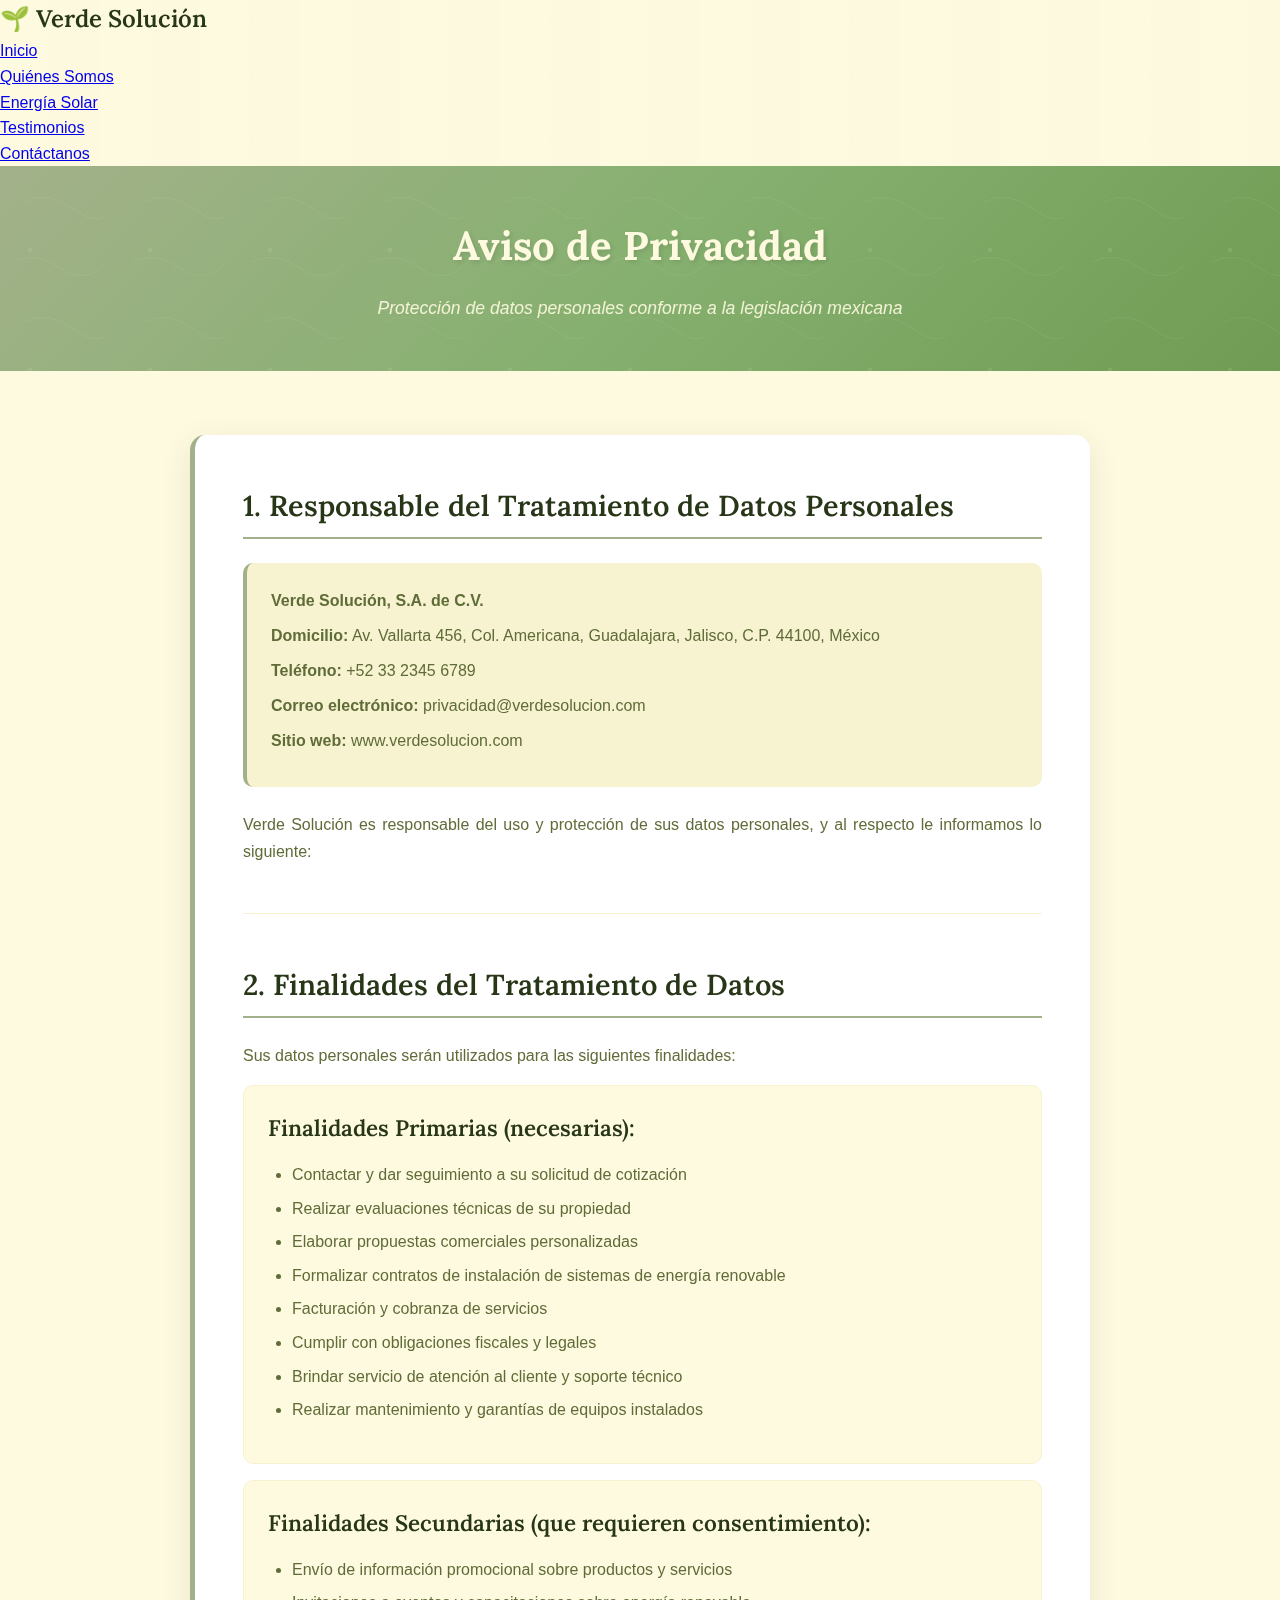
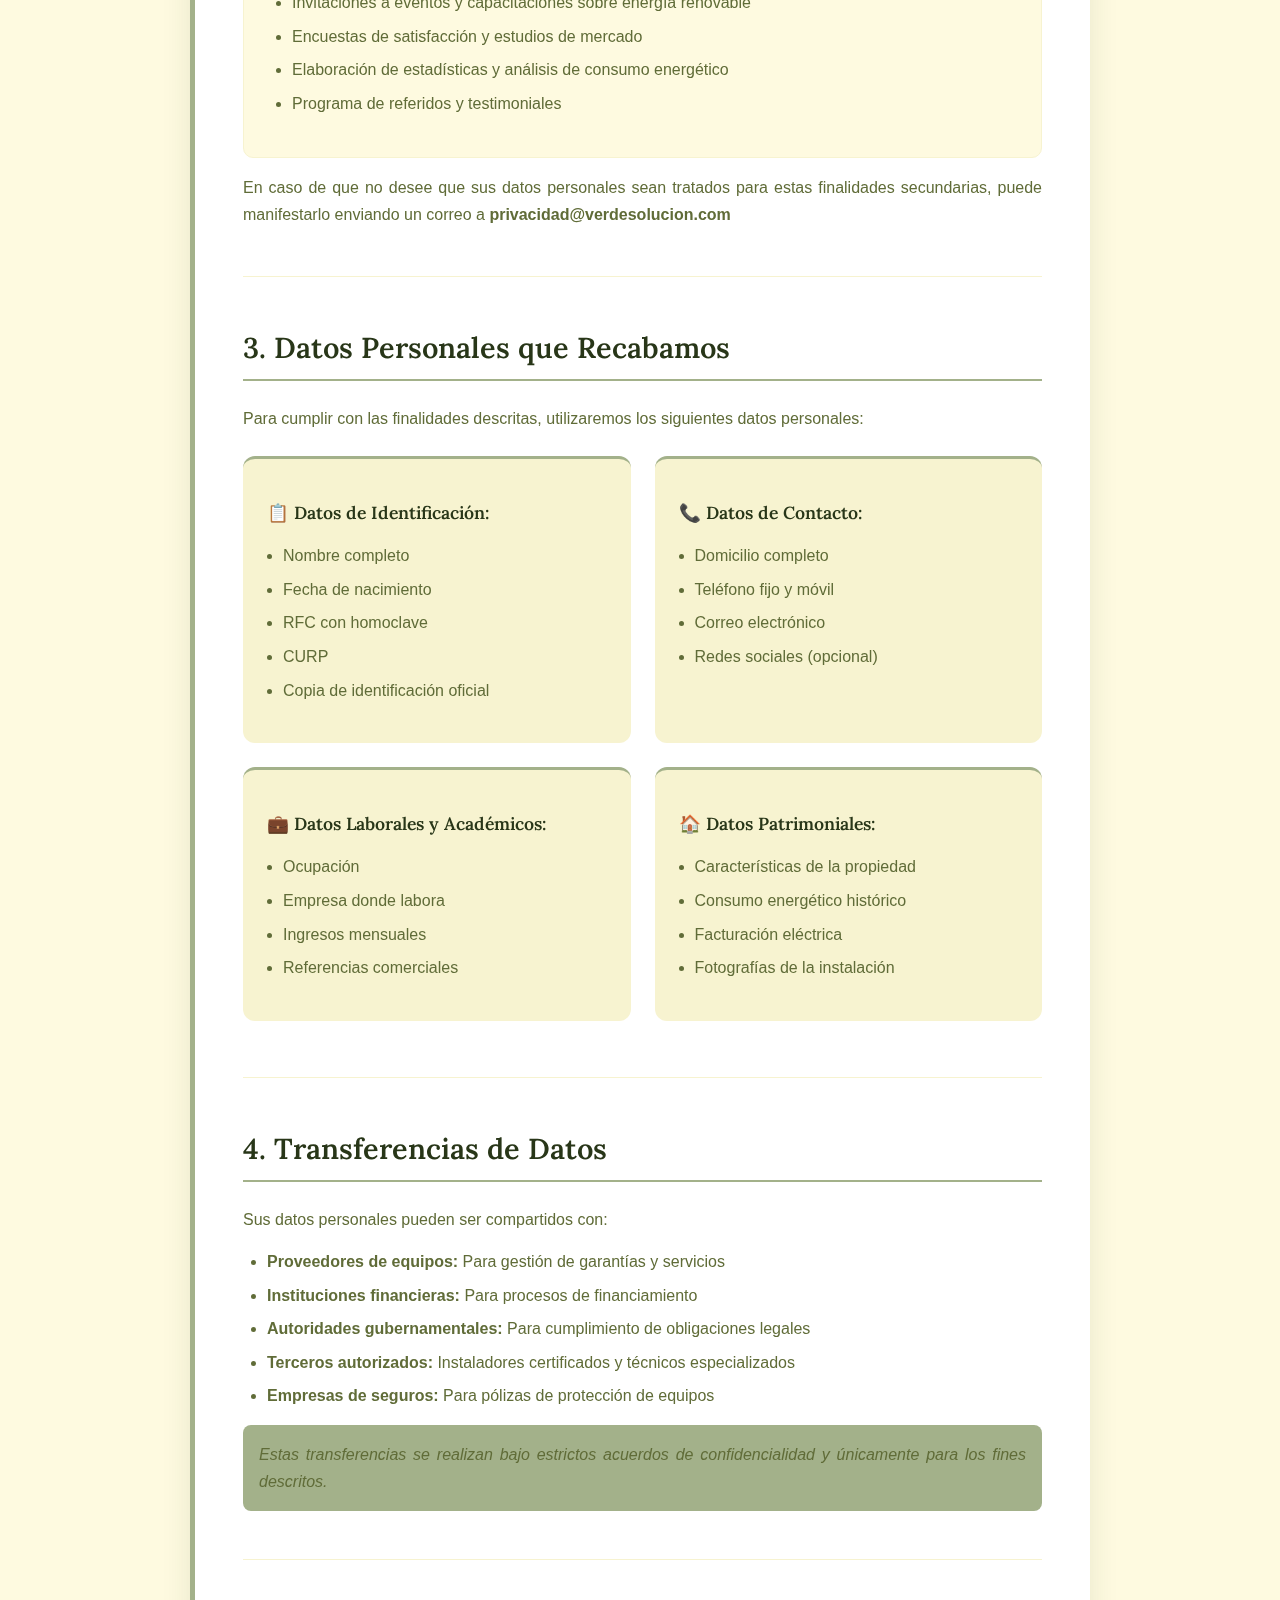
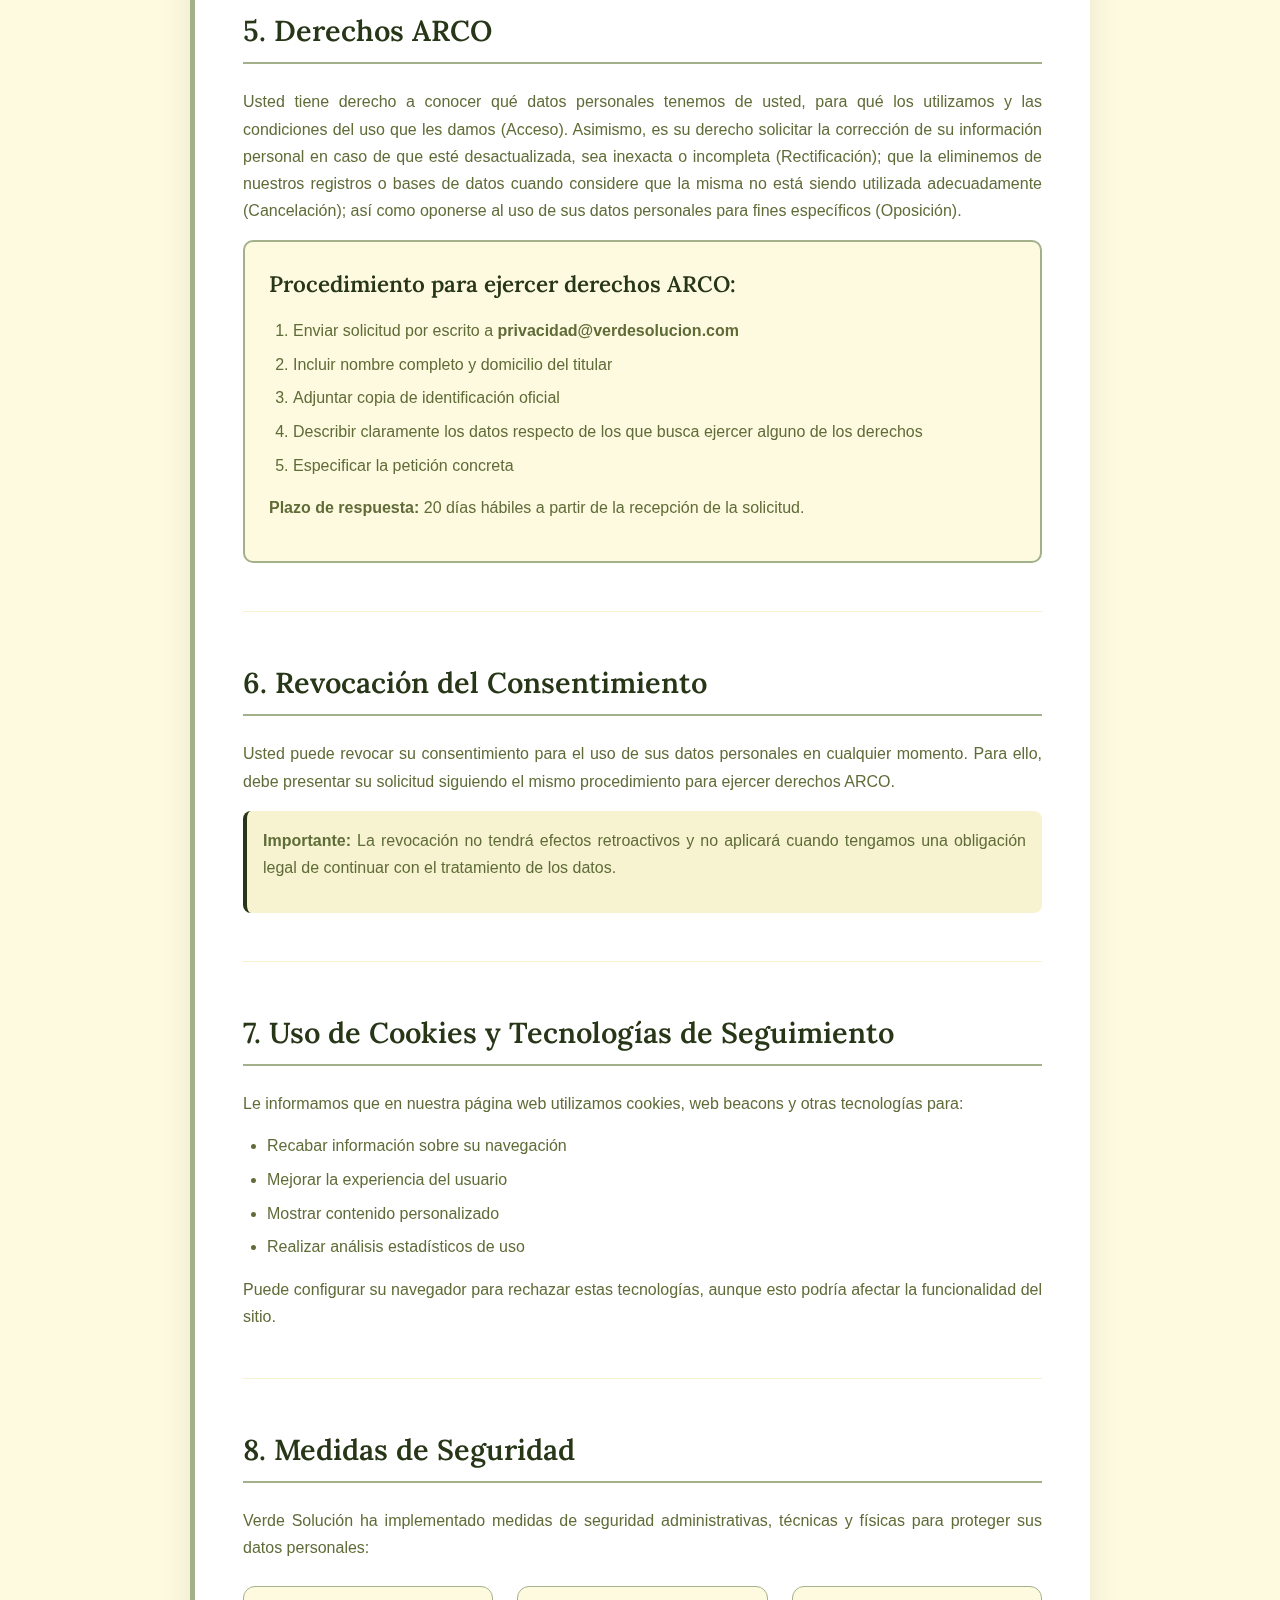
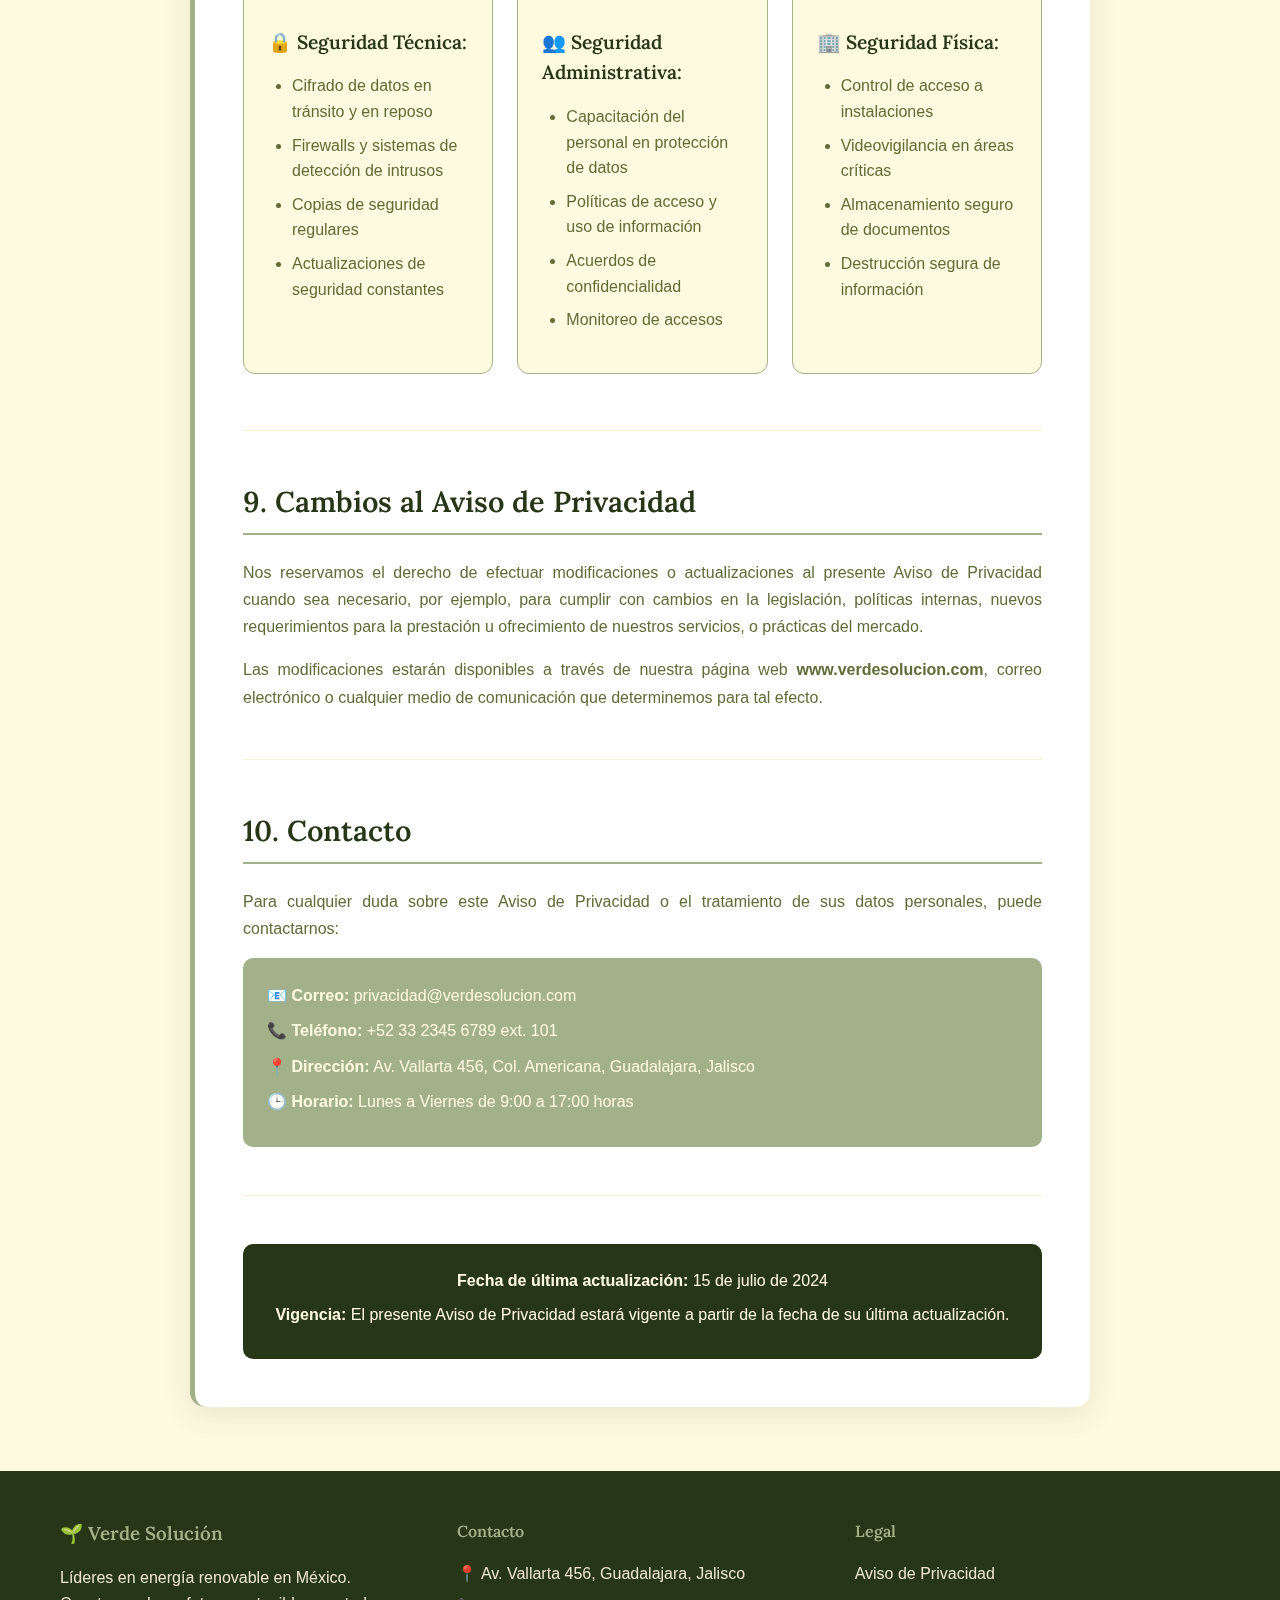
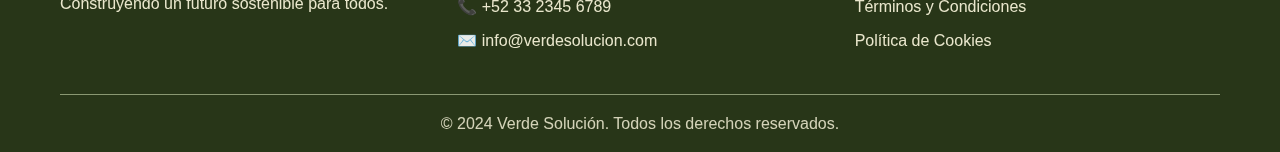
<file: aviso-de-privacidad.html>
<!DOCTYPE html>
<html lang="es">
<head>
    <meta charset="UTF-8">
    <meta name="viewport" content="width=device-width, initial-scale=1.0">
    <title>Aviso de Privacidad - Verde Solución</title>
    <link rel="stylesheet" href="css/style.css">
    <link href="https://fonts.googleapis.com/css2?family=Lora:wght@400;500;600&display=swap" rel="stylesheet">
</head>
<body>
    <!-- Navigation -->
    <nav class="navbar">
        <div class="nav-container">
            <div class="logo floating">
                <h2>🌱 Verde Solución</h2>
            </div>
            <ul class="nav-menu">
                <li><a href="/" class="nav-link">Inicio</a></li>
                <li><a href="quienes-somos.html" class="nav-link">Quiénes Somos</a></li>
                <li><a href="energia-solar.html" class="nav-link">Energía Solar</a></li>
                <li><a href="testimonios.html" class="nav-link">Testimonios</a></li>
                <li><a href="contactanos.html" class="nav-link">Contáctanos</a></li>
            </ul>
            <div class="burger-menu" onclick="toggleMobileMenu()">
                <span></span>
                <span></span>
                <span></span>
            </div>
        </div>
    </nav>

    <!-- Page Header -->
    <section class="page-header">
        <div class="container">
            <h1>Aviso de Privacidad</h1>
            <p>Protección de datos personales conforme a la legislación mexicana</p>
        </div>
    </section>

    <!-- Privacy Notice Content -->
    <section class="legal-content">
        <div class="container">
            <div class="legal-document">
                <div class="legal-section">
                    <h2>1. Responsable del Tratamiento de Datos Personales</h2>
                    <div class="company-info">
                        <p><strong>Verde Solución, S.A. de C.V.</strong></p>
                        <p><strong>Domicilio:</strong> Av. Vallarta 456, Col. Americana, Guadalajara, Jalisco, C.P. 44100, México</p>
                        <p><strong>Teléfono:</strong> +52 33 2345 6789</p>
                        <p><strong>Correo electrónico:</strong> privacidad@verdesolucion.com</p>
                        <p><strong>Sitio web:</strong> www.verdesolucion.com</p>
                    </div>
                    <p>Verde Solución es responsable del uso y protección de sus datos personales, y al respecto le informamos lo siguiente:</p>
                </div>

                <div class="legal-section">
                    <h2>2. Finalidades del Tratamiento de Datos</h2>
                    <p>Sus datos personales serán utilizados para las siguientes finalidades:</p>
                    
                    <div class="legal-subsection">
                        <h3>Finalidades Primarias (necesarias):</h3>
                        <ul>
                            <li>Contactar y dar seguimiento a su solicitud de cotización</li>
                            <li>Realizar evaluaciones técnicas de su propiedad</li>
                            <li>Elaborar propuestas comerciales personalizadas</li>
                            <li>Formalizar contratos de instalación de sistemas de energía renovable</li>
                            <li>Facturación y cobranza de servicios</li>
                            <li>Cumplir con obligaciones fiscales y legales</li>
                            <li>Brindar servicio de atención al cliente y soporte técnico</li>
                            <li>Realizar mantenimiento y garantías de equipos instalados</li>
                        </ul>
                    </div>

                    <div class="legal-subsection">
                        <h3>Finalidades Secundarias (que requieren consentimiento):</h3>
                        <ul>
                            <li>Envío de información promocional sobre productos y servicios</li>
                            <li>Invitaciones a eventos y capacitaciones sobre energía renovable</li>
                            <li>Encuestas de satisfacción y estudios de mercado</li>
                            <li>Elaboración de estadísticas y análisis de consumo energético</li>
                            <li>Programa de referidos y testimoniales</li>
                        </ul>
                    </div>

                    <p>En caso de que no desee que sus datos personales sean tratados para estas finalidades secundarias, puede manifestarlo enviando un correo a <strong>privacidad@verdesolucion.com</strong></p>
                </div>

                <div class="legal-section">
                    <h2>3. Datos Personales que Recabamos</h2>
                    <p>Para cumplir con las finalidades descritas, utilizaremos los siguientes datos personales:</p>
                    
                    <div class="data-categories">
                        <div class="data-category">
                            <h4>📋 Datos de Identificación:</h4>
                            <ul>
                                <li>Nombre completo</li>
                                <li>Fecha de nacimiento</li>
                                <li>RFC con homoclave</li>
                                <li>CURP</li>
                                <li>Copia de identificación oficial</li>
                            </ul>
                        </div>
                        
                        <div class="data-category">
                            <h4>📞 Datos de Contacto:</h4>
                            <ul>
                                <li>Domicilio completo</li>
                                <li>Teléfono fijo y móvil</li>
                                <li>Correo electrónico</li>
                                <li>Redes sociales (opcional)</li>
                            </ul>
                        </div>
                        
                        <div class="data-category">
                            <h4>💼 Datos Laborales y Académicos:</h4>
                            <ul>
                                <li>Ocupación</li>
                                <li>Empresa donde labora</li>
                                <li>Ingresos mensuales</li>
                                <li>Referencias comerciales</li>
                            </ul>
                        </div>
                        
                        <div class="data-category">
                            <h4>🏠 Datos Patrimoniales:</h4>
                            <ul>
                                <li>Características de la propiedad</li>
                                <li>Consumo energético histórico</li>
                                <li>Facturación eléctrica</li>
                                <li>Fotografías de la instalación</li>
                            </ul>
                        </div>
                    </div>
                </div>

                <div class="legal-section">
                    <h2>4. Transferencias de Datos</h2>
                    <p>Sus datos personales pueden ser compartidos con:</p>
                    <ul>
                        <li><strong>Proveedores de equipos:</strong> Para gestión de garantías y servicios</li>
                        <li><strong>Instituciones financieras:</strong> Para procesos de financiamiento</li>
                        <li><strong>Autoridades gubernamentales:</strong> Para cumplimiento de obligaciones legales</li>
                        <li><strong>Terceros autorizados:</strong> Instaladores certificados y técnicos especializados</li>
                        <li><strong>Empresas de seguros:</strong> Para pólizas de protección de equipos</li>
                    </ul>
                    <p class="transfer-note">Estas transferencias se realizan bajo estrictos acuerdos de confidencialidad y únicamente para los fines descritos.</p>
                </div>

                <div class="legal-section">
                    <h2>5. Derechos ARCO</h2>
                    <p>Usted tiene derecho a conocer qué datos personales tenemos de usted, para qué los utilizamos y las condiciones del uso que les damos (Acceso). Asimismo, es su derecho solicitar la corrección de su información personal en caso de que esté desactualizada, sea inexacta o incompleta (Rectificación); que la eliminemos de nuestros registros o bases de datos cuando considere que la misma no está siendo utilizada adecuadamente (Cancelación); así como oponerse al uso de sus datos personales para fines específicos (Oposición).</p>
                    
                    <div class="arco-process">
                        <h3>Procedimiento para ejercer derechos ARCO:</h3>
                        <ol>
                            <li>Enviar solicitud por escrito a <strong>privacidad@verdesolucion.com</strong></li>
                            <li>Incluir nombre completo y domicilio del titular</li>
                            <li>Adjuntar copia de identificación oficial</li>
                            <li>Describir claramente los datos respecto de los que busca ejercer alguno de los derechos</li>
                            <li>Especificar la petición concreta</li>
                        </ol>
                        <p><strong>Plazo de respuesta:</strong> 20 días hábiles a partir de la recepción de la solicitud.</p>
                    </div>
                </div>

                <div class="legal-section">
                    <h2>6. Revocación del Consentimiento</h2>
                    <p>Usted puede revocar su consentimiento para el uso de sus datos personales en cualquier momento. Para ello, debe presentar su solicitud siguiendo el mismo procedimiento para ejercer derechos ARCO.</p>
                    <div class="revocation-note">
                        <p><strong>Importante:</strong> La revocación no tendrá efectos retroactivos y no aplicará cuando tengamos una obligación legal de continuar con el tratamiento de los datos.</p>
                    </div>
                </div>

                <div class="legal-section">
                    <h2>7. Uso de Cookies y Tecnologías de Seguimiento</h2>
                    <p>Le informamos que en nuestra página web utilizamos cookies, web beacons y otras tecnologías para:</p>
                    <ul>
                        <li>Recabar información sobre su navegación</li>
                        <li>Mejorar la experiencia del usuario</li>
                        <li>Mostrar contenido personalizado</li>
                        <li>Realizar análisis estadísticos de uso</li>
                    </ul>
                    <p>Puede configurar su navegador para rechazar estas tecnologías, aunque esto podría afectar la funcionalidad del sitio.</p>
                </div>

                <div class="legal-section">
                    <h2>8. Medidas de Seguridad</h2>
                    <p>Verde Solución ha implementado medidas de seguridad administrativas, técnicas y físicas para proteger sus datos personales:</p>
                    <div class="security-measures">
                        <div class="security-item">
                            <h4>🔒 Seguridad Técnica:</h4>
                            <ul>
                                <li>Cifrado de datos en tránsito y en reposo</li>
                                <li>Firewalls y sistemas de detección de intrusos</li>
                                <li>Copias de seguridad regulares</li>
                                <li>Actualizaciones de seguridad constantes</li>
                            </ul>
                        </div>
                        <div class="security-item">
                            <h4>👥 Seguridad Administrativa:</h4>
                            <ul>
                                <li>Capacitación del personal en protección de datos</li>
                                <li>Políticas de acceso y uso de información</li>
                                <li>Acuerdos de confidencialidad</li>
                                <li>Monitoreo de accesos</li>
                            </ul>
                        </div>
                        <div class="security-item">
                            <h4>🏢 Seguridad Física:</h4>
                            <ul>
                                <li>Control de acceso a instalaciones</li>
                                <li>Videovigilancia en áreas críticas</li>
                                <li>Almacenamiento seguro de documentos</li>
                                <li>Destrucción segura de información</li>
                            </ul>
                        </div>
                    </div>
                </div>

                <div class="legal-section">
                    <h2>9. Cambios al Aviso de Privacidad</h2>
                    <p>Nos reservamos el derecho de efectuar modificaciones o actualizaciones al presente Aviso de Privacidad cuando sea necesario, por ejemplo, para cumplir con cambios en la legislación, políticas internas, nuevos requerimientos para la prestación u ofrecimiento de nuestros servicios, o prácticas del mercado.</p>
                    <p>Las modificaciones estarán disponibles a través de nuestra página web <strong>www.verdesolucion.com</strong>, correo electrónico o cualquier medio de comunicación que determinemos para tal efecto.</p>
                </div>

                <div class="legal-section">
                    <h2>10. Contacto</h2>
                    <p>Para cualquier duda sobre este Aviso de Privacidad o el tratamiento de sus datos personales, puede contactarnos:</p>
                    <div class="contact-privacy">
                        <p><strong>📧 Correo:</strong> privacidad@verdesolucion.com</p>
                        <p><strong>📞 Teléfono:</strong> +52 33 2345 6789 ext. 101</p>
                        <p><strong>📍 Dirección:</strong> Av. Vallarta 456, Col. Americana, Guadalajara, Jalisco</p>
                        <p><strong>🕒 Horario:</strong> Lunes a Viernes de 9:00 a 17:00 horas</p>
                    </div>
                </div>

                <div class="legal-footer">
                    <p><strong>Fecha de última actualización:</strong> 15 de julio de 2024</p>
                    <p><strong>Vigencia:</strong> El presente Aviso de Privacidad estará vigente a partir de la fecha de su última actualización.</p>
                </div>
            </div>
        </div>
    </section>

    <!-- Footer -->
    <footer class="footer">
        <div class="container">
            <div class="footer-content">
                <div class="footer-section">
                    <h3>🌱 Verde Solución</h3>
                    <p>Líderes en energía renovable en México. Construyendo un futuro sostenible para todos.</p>
                </div>
                <div class="footer-section">
                    <h4>Contacto</h4>
                    <p>📍 Av. Vallarta 456, Guadalajara, Jalisco</p>
                    <p>📞 +52 33 2345 6789</p>
                    <p>✉️ info@verdesolucion.com</p>
                </div>
                <div class="footer-section">
                    <h4>Legal</h4>
                    <ul>
                        <li><a href="aviso-de-privacidad.html">Aviso de Privacidad</a></li>
                        <li><a href="terminos-y-condiciones.html">Términos y Condiciones</a></li>
                        <li><a href="/">Política de Cookies</a></li>
                    </ul>
                </div>
            </div>
            <div class="footer-bottom">
                <p>&copy; 2024 Verde Solución. Todos los derechos reservados.</p>
            </div>
        </div>
    </footer>

    <script src="js/script.js"></script>
</body>
</html>
</file>
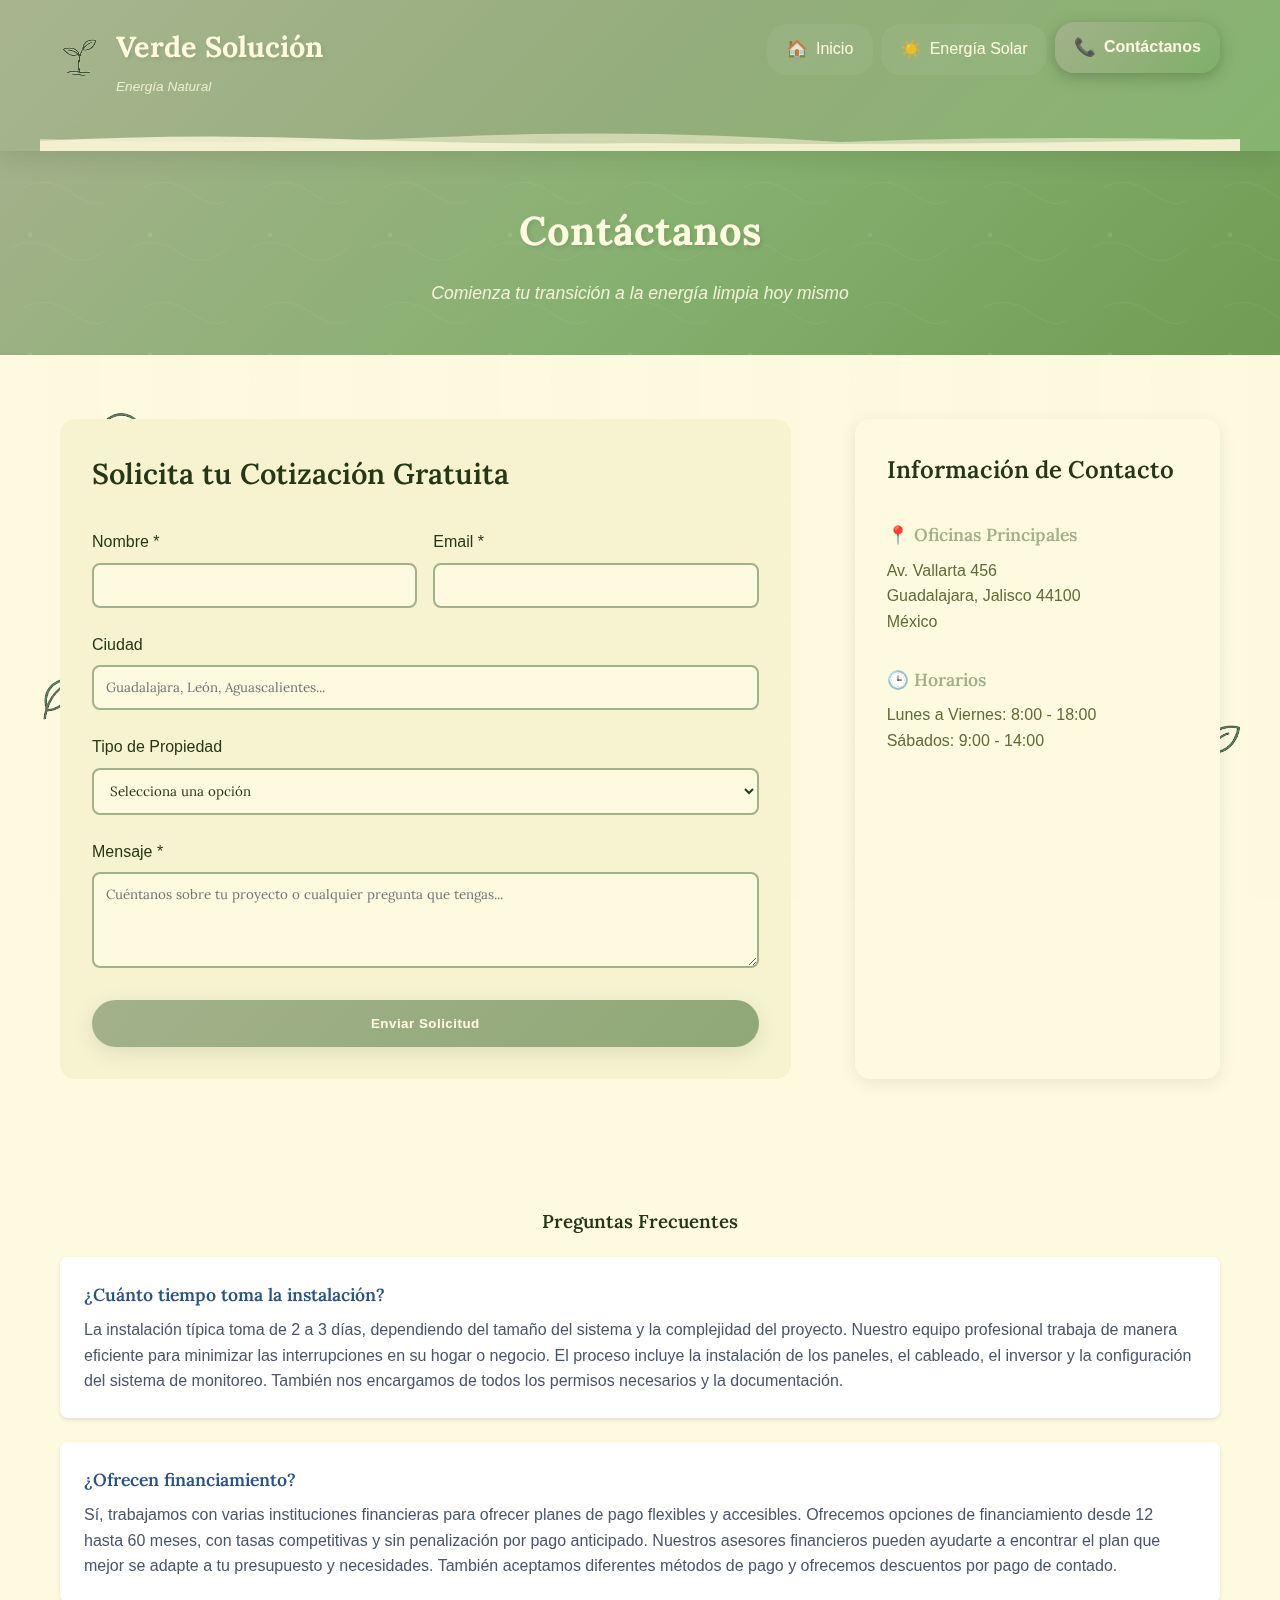
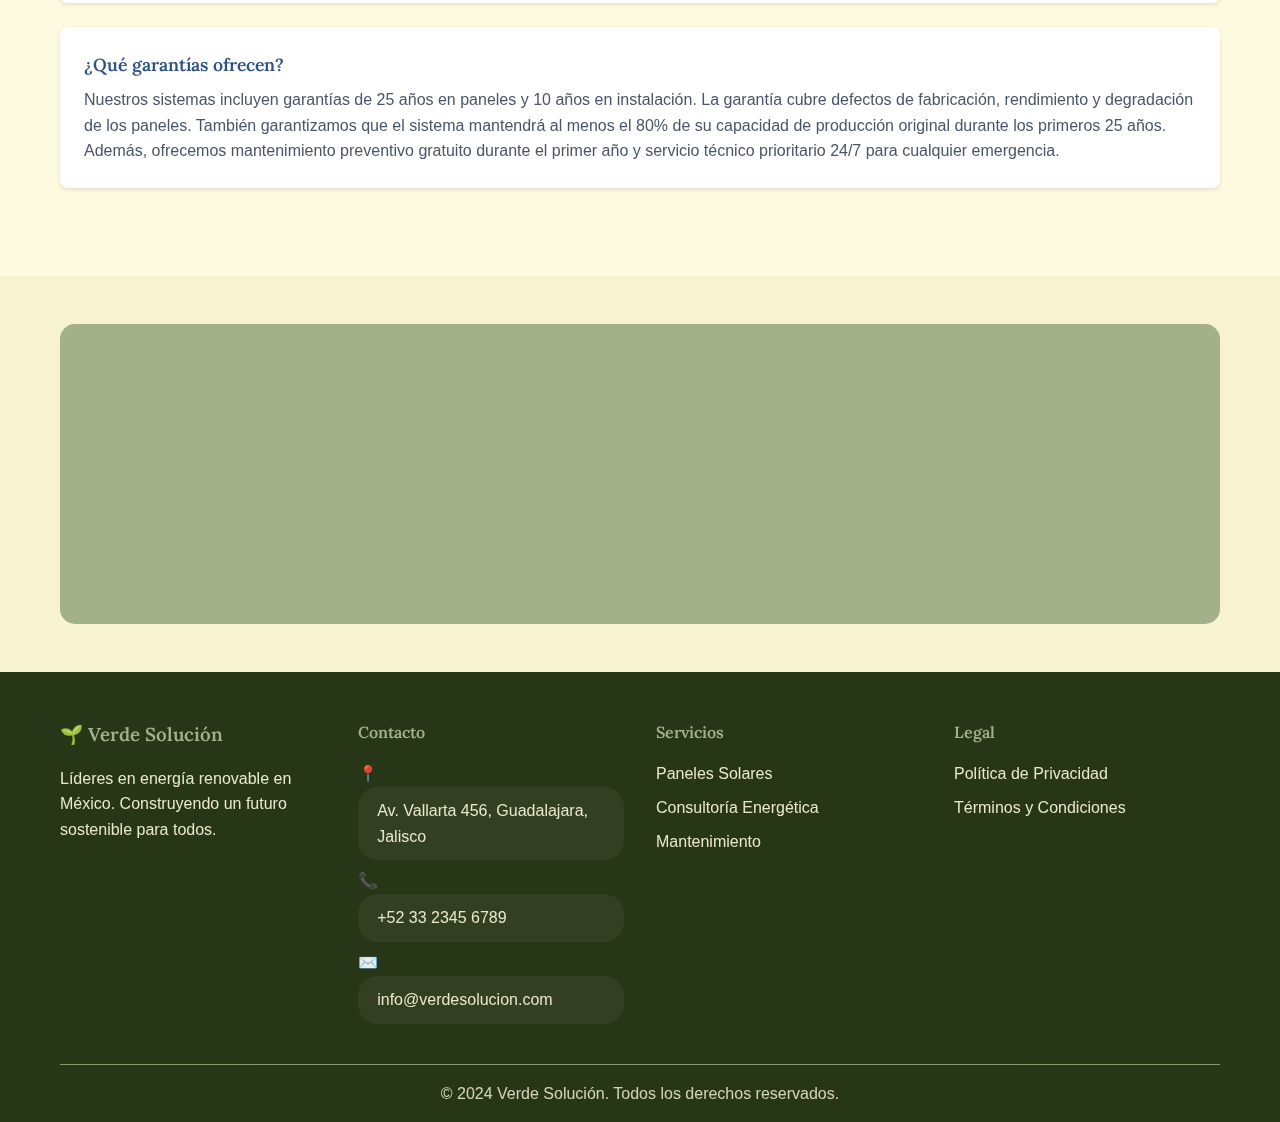
<file: contactanos.html>
<!DOCTYPE html>
<html lang="es">
<head>
    <meta charset="UTF-8">
    <meta name="viewport" content="width=device-width, initial-scale=1.0">
    <title>Contáctanos - Verde Solución</title>
    <link rel="stylesheet" href="css/style.css">
    <link href="https://fonts.googleapis.com/css2?family=Lora:wght@400;500;600&display=swap" rel="stylesheet">
    <link rel="icon" type="image/png" href="img/favicon.png">
</head>
<body>
    <div class="decorative-leaves">
        <div class="leaf leaf-left-1"></div>
        <div class="leaf leaf-left-2"></div>
        <div class="leaf leaf-left-3"></div>
        <div class="leaf leaf-right-1"></div>
        <div class="leaf leaf-right-2"></div>
        <div class="leaf leaf-right-3"></div>
    </div>
    
    <nav class="navbar-organic">
        <div class="nav-organic-container">
            <div class="logo-organic">
                <div class="logo-icon">
                    <img src="img/logo-en.png" alt="Verde Solución Logo" width="40" height="40">
                </div>
                <div class="logo-text">
                    <h2>Verde Solución</h2>
                    <span class="logo-tagline">Energía Natural</span>
                </div>
            </div>
            
            <div class="nav-content-organic">
                <ul class="nav-menu-organic">
                    <li class="nav-item-organic">
                        <a href="/" class="nav-link-organic">
                            <span class="nav-icon">🏠</span>
                            <span>Inicio</span>
                        </a>
                    </li>
                   
                    <li class="nav-item-organic">
                        <a href="energia-solar.html" class="nav-link-organic">
                            <span class="nav-icon">☀️</span>
                            <span>Energía Solar</span>
                        </a>
                    </li>
                  
                    <li class="nav-item-organic">
                        <a href="contactanos.html" class="nav-link-organic contact-highlight active">
                            <span class="nav-icon">📞</span>
                            <span>Contáctanos</span>
                        </a>
                    </li>
                </ul>
                
                <div class="burger-menu-organic" onclick="toggleMobileMenu()">
                    <span></span>
                    <span></span>
                    <span></span>
                </div>
            </div>
        </div>
        
        <div class="nav-divider">
            <svg width="100%" height="20" viewBox="0 0 1200 20" xmlns="http://www.w3.org/2000/svg">
                <path d="M0,10 Q150,2 300,8 T600,12 Q900,15 1200,8 L1200,20 L0,20 Z" fill="#fefae0" opacity="0.8"/>
                <path d="M0,8 Q200,15 400,6 T800,11 Q1000,4 1200,9 L1200,20 L0,20 Z" fill="#f7f3d0" opacity="0.6"/>
            </svg>
        </div>
    </nav>

    <section class="page-header">
        <div class="container">
            <h1>Contáctanos</h1>
            <p>Comienza tu transición a la energía limpia hoy mismo</p>
        </div>
    </section>

    <section class="contact-section">
        <div class="container">
            <div class="contact-content">
                <div class="contact-form-container">
                    <h2>Solicita tu Cotización Gratuita</h2>
                    <form id="contactForm" class="contact-form">
                        <div class="form-row">
                            <div class="form-group">
                                <label for="firstName">Nombre *</label>
                                <input type="text" id="firstName" name="firstName" required>
                            </div>
                            <div class="form-group">
                                <label for="email">Email *</label>
                                <input type="email" id="email" name="email" required>
                            </div>
                        </div>
                        <div class="form-group">
                            <label for="city">Ciudad</label>
                            <input type="text" id="city" name="city" placeholder="Guadalajara, León, Aguascalientes...">
                        </div>
                        <div class="form-group">
                            <label for="propertyType">Tipo de Propiedad</label>
                            <select id="propertyType" name="propertyType">
                                <option value="">Selecciona una opción</option>
                                <option value="casa">Casa Habitación</option>
                                <option value="empresa">Empresa/Comercio</option>
                                <option value="industrial">Industrial</option>
                                <option value="otro">Otro</option>
                            </select>
                        </div>
                       
                        <div class="form-group">
                            <label for="message">Mensaje *</label>
                            <textarea id="message" name="message" rows="4" placeholder="Cuéntanos sobre tu proyecto o cualquier pregunta que tengas..." required></textarea>
                        </div>
                        <button type="submit" class="btn-primary btn-full">Enviar Solicitud</button>
                    </form>
                </div>

                <div class="contact-info">
                    <h3>Información de Contacto</h3>
                    <div class="contact-item">
                        <h4>📍 Oficinas Principales</h4>
                        <p>Av. Vallarta 456<br>Guadalajara, Jalisco 44100<br>México</p>
                    </div>
                    
                   
                    <div class="contact-item">
                        <h4>🕒 Horarios</h4>
                        <p>Lunes a Viernes: 8:00 - 18:00<br>Sábados: 9:00 - 14:00</p>
                    </div>
                </div>
            </div>
        </div>
    </section>

    <section class="contact-section bg-light">
        <div class="container">
            <div class="contact-grid">
                <div class="faq-column">
                    <h3 class="section-title text-center">Preguntas Frecuentes</h3>
                    <div class="faq-item card">
                        <h4 class="card-title">¿Cuánto tiempo toma la instalación?</h4>
                        <p class="card-text">La instalación típica toma de 2 a 3 días, dependiendo del tamaño del sistema y la complejidad del proyecto. Nuestro equipo profesional trabaja de manera eficiente para minimizar las interrupciones en su hogar o negocio. El proceso incluye la instalación de los paneles, el cableado, el inversor y la configuración del sistema de monitoreo. También nos encargamos de todos los permisos necesarios y la documentación.</p>
                    </div>
                    <div class="faq-item card">
                        <h4 class="card-title">¿Ofrecen financiamiento?</h4>
                        <p class="card-text">Sí, trabajamos con varias instituciones financieras para ofrecer planes de pago flexibles y accesibles. Ofrecemos opciones de financiamiento desde 12 hasta 60 meses, con tasas competitivas y sin penalización por pago anticipado. Nuestros asesores financieros pueden ayudarte a encontrar el plan que mejor se adapte a tu presupuesto y necesidades. También aceptamos diferentes métodos de pago y ofrecemos descuentos por pago de contado.</p>
                    </div>
                    <div class="faq-item card">
                        <h4 class="card-title">¿Qué garantías ofrecen?</h4>
                        <p class="card-text">Nuestros sistemas incluyen garantías de 25 años en paneles y 10 años en instalación. La garantía cubre defectos de fabricación, rendimiento y degradación de los paneles. También garantizamos que el sistema mantendrá al menos el 80% de su capacidad de producción original durante los primeros 25 años. Además, ofrecemos mantenimiento preventivo gratuito durante el primer año y servicio técnico prioritario 24/7 para cualquier emergencia.</p>
                    </div>
                </div>
            </div>
        </div>
    </section>

    <section class="map-section">
        <div class="container">
            
            <div class="map-placeholder">
                    <iframe 
                    src="https://www.google.com/maps/embed?pb=!1m18!1m12!1m3!1d3440.741555701105!2d-103.45855228956648!3d20.696827180790894!2m3!1f0!2f0!3f0!3m2!1i1024!2i768!4f13.1!3m3!1m2!1s0x8428a92c1abb8a23%3A0xdf699592f453ca5e!2sAv.%20Ignacio%20L%20Vallarta%20456%2C%20El%20Baj%C3%ADo%2C%2045017%20Zapopan%2C%20Jal.%2C%20Mexico!5e1!3m2!1sen!2sua!4v1751785689846!5m2!1sen!2sua"
                        width="100%" 
                        height="350" 
                        style="border:0; margin-bottom: 2rem;" 
                        allowfullscreen="" 
                        loading="lazy"
                        referrerpolicy="no-referrer-when-downgrade">
                    </iframe>
                 
            </div>
        </div>
    </section>

    <footer class="footer">
        <div class="container">
            <div class="footer-content">
                <div class="footer-section">
                    <h3>🌱 Verde Solución</h3>
                    <p>Líderes en energía renovable en México. Construyendo un futuro sostenible para todos.</p>
                </div>
                <div class="footer-section">
                    <h4>Contacto</h4>
                    <p>📍 <a href="https://g.co/kgs/HJNPhM3" class="nav-link-organic">Av. Vallarta 456, Guadalajara, Jalisco</a></p>
                    <p>📞 <a href="tel:+523323456789" class="nav-link-organic">+52 33 2345 6789</a></p>
                    <p>✉️ <a href="mailto:info@verdesolucion.com" class="nav-link-organic">info@verdesolucion.com</a></p>
                </div>
                <div class="footer-section">
                    <h4>Servicios</h4>
                    <ul>
                        <li><a href="energia-solar.html">Paneles Solares</a></li>
                        <li><a href="/">Consultoría Energética</a></li>
                        <li><a href="/">Mantenimiento</a></li>
                    </ul>
                </div>
                <div class="footer-section">
                    <h4>Legal</h4>
                    <ul>
                        <li><a href="/aviso-de-privacidad.html">Política de Privacidad</a></li>
                        <li><a href="/terminos-y-condiciones.html">Términos y Condiciones</a></li>
                    </ul>
                </div>
            </div>
            <div class="footer-bottom">
                <p>&copy; 2024 Verde Solución. Todos los derechos reservados.</p>
            </div>
        </div>
    </footer>

    <div id="successModal" class="modal">
        <div class="modal-content">
            <div class="modal-icon">✅</div>
            <h3>¡Mensaje Enviado!</h3>
            <p>Gracias por contactarnos. Nos pondremos en contacto contigo pronto.</p>
            <button class="btn-primary" onclick="closeModal()">Aceptar</button>
        </div>
    </div>

    <script src="js/script.js"></script>
</body>
</html>
</file>
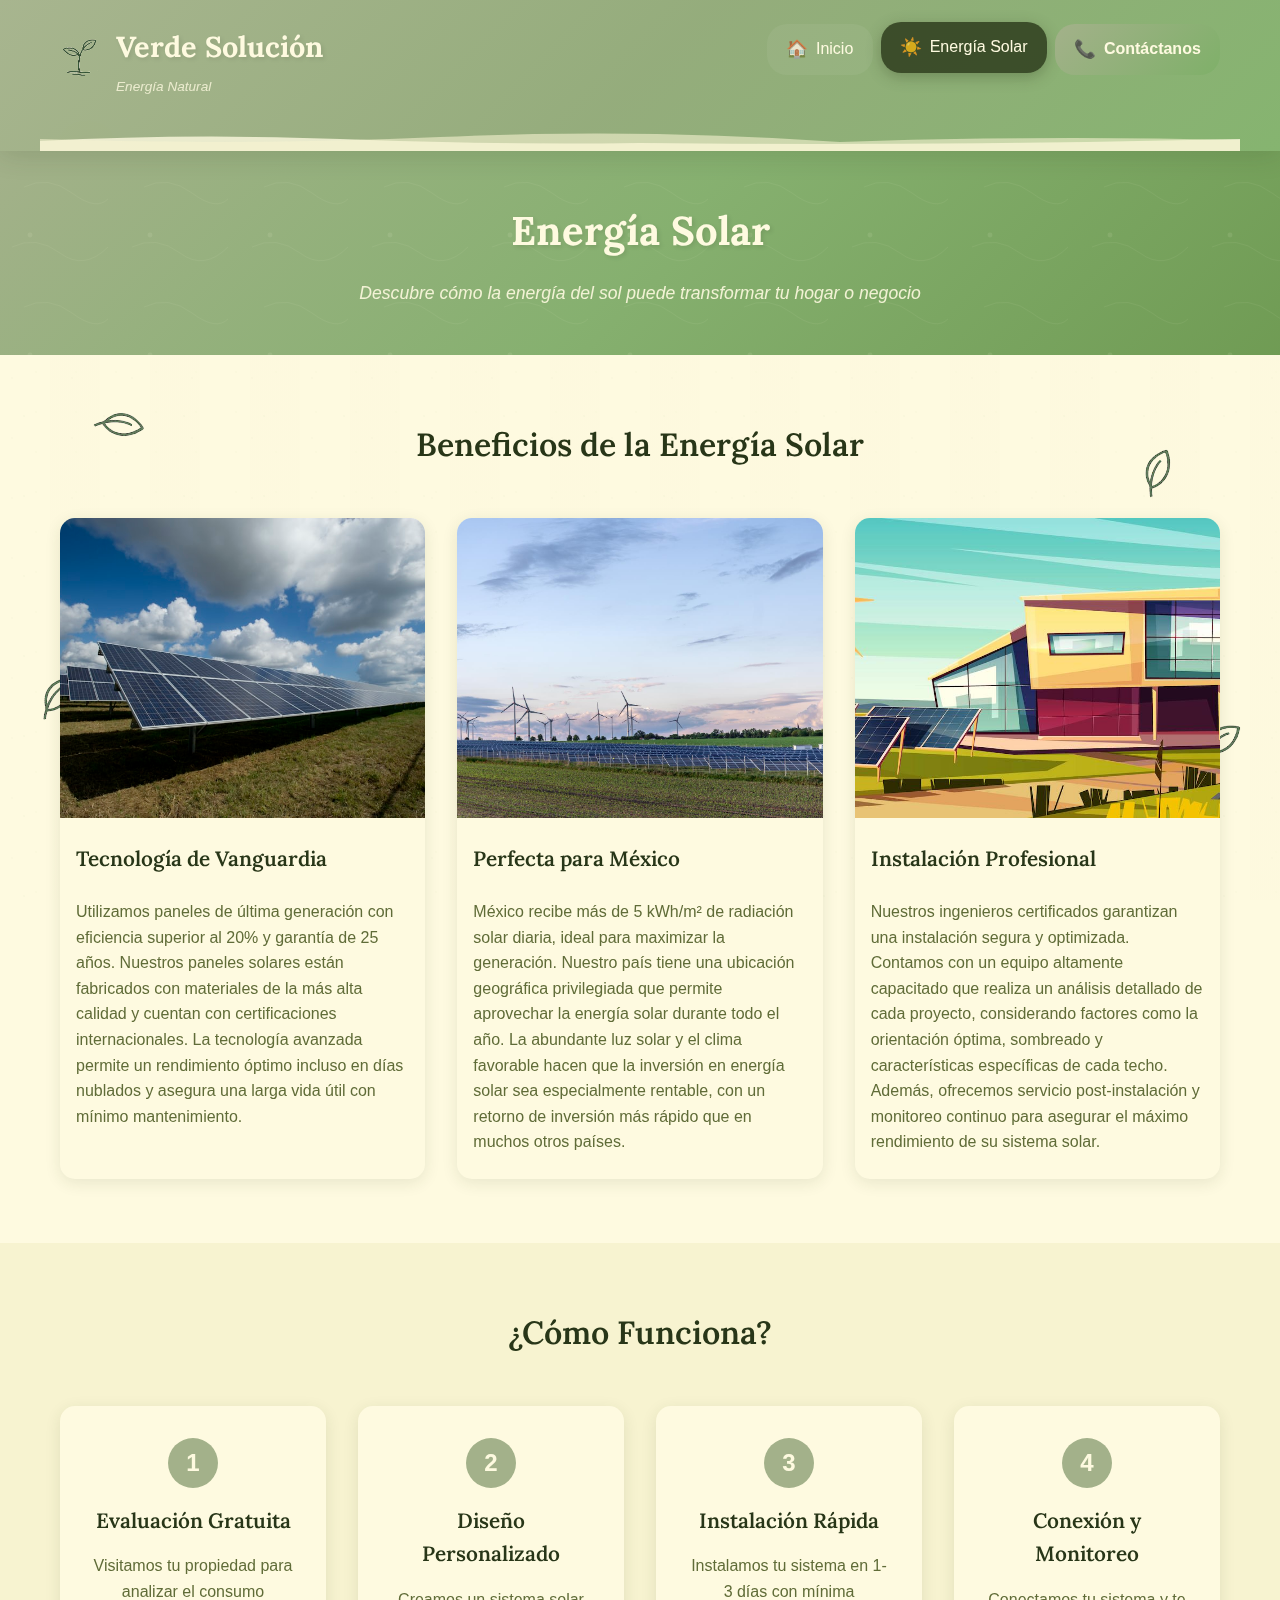
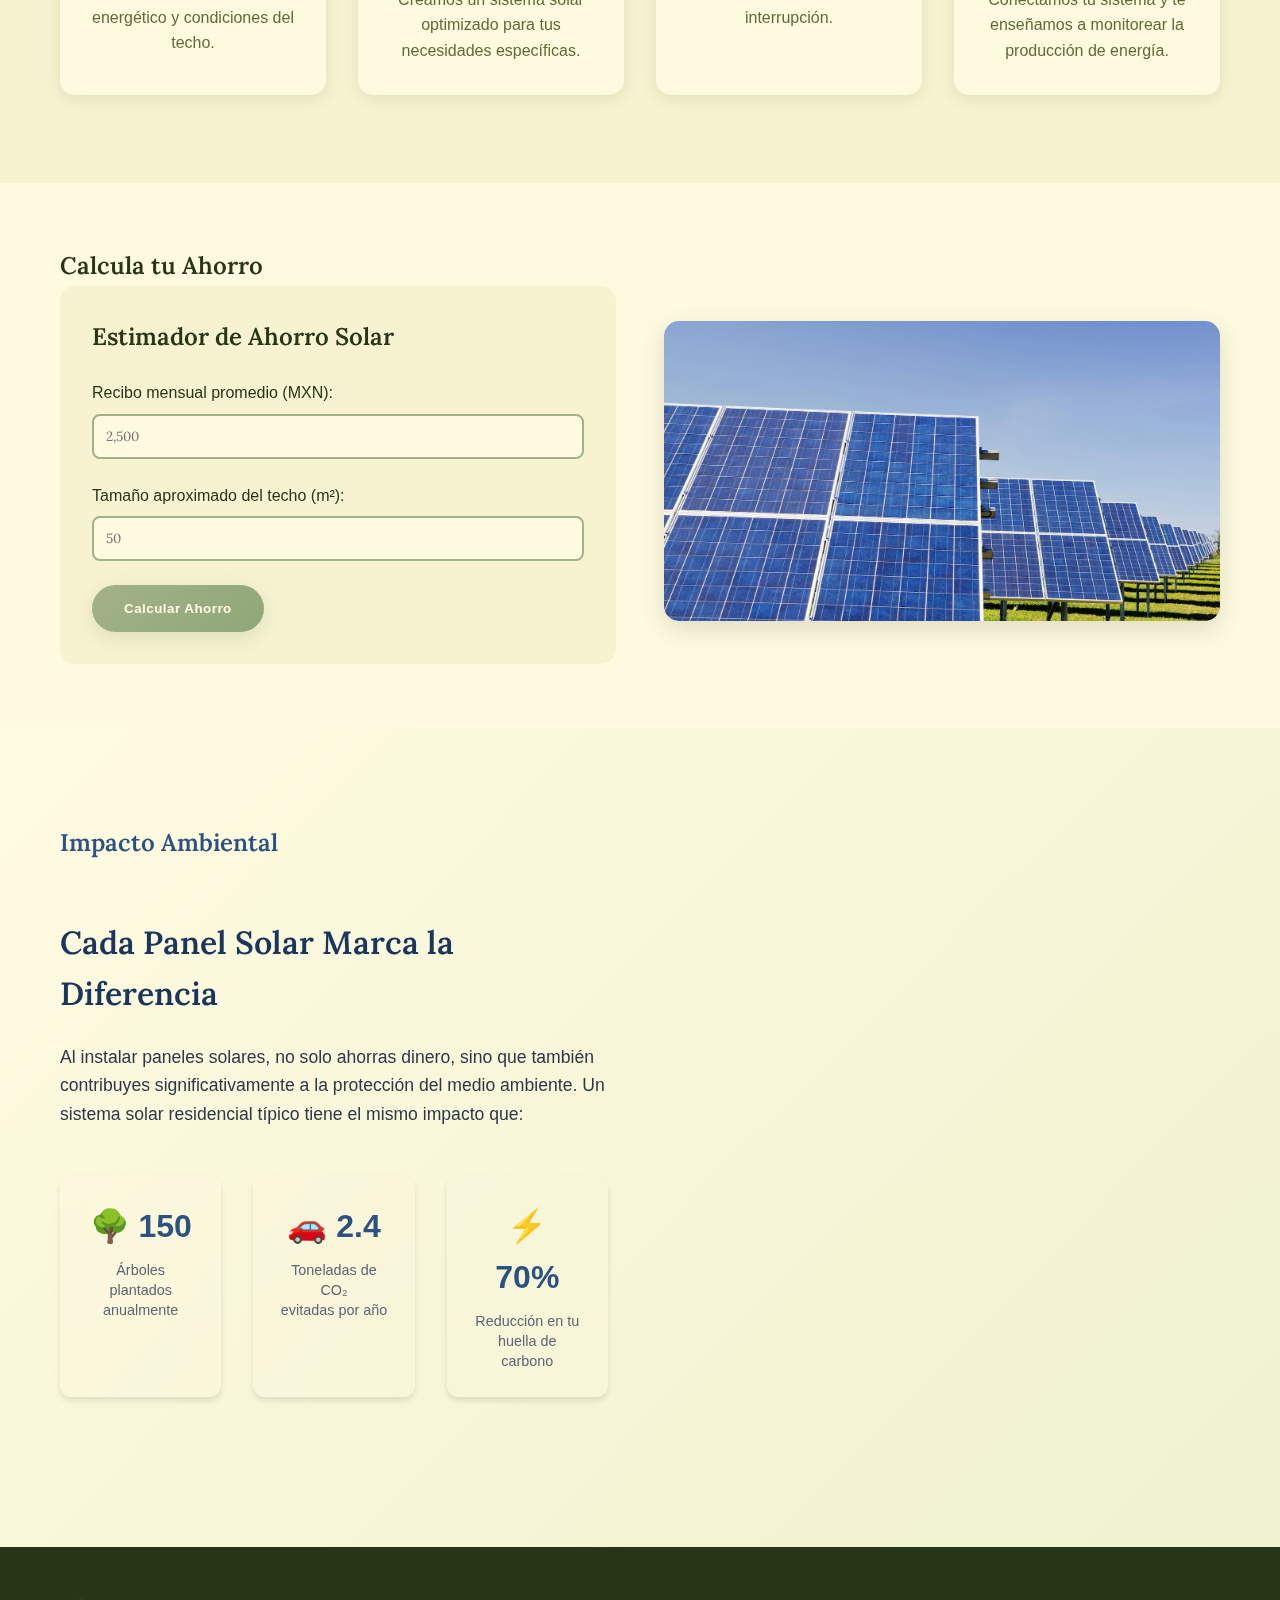
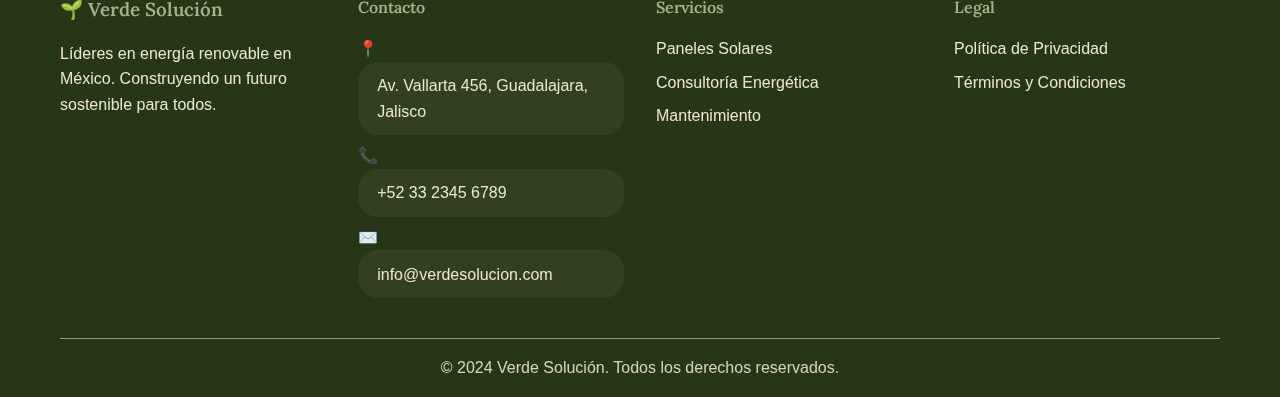
<file: energia-solar.html>
<!DOCTYPE html>
<html lang="es">
<head>
    <meta charset="UTF-8">
    <meta name="viewport" content="width=device-width, initial-scale=1.0">
    <title>Energía Solar - Verde Solución</title>
    <link rel="stylesheet" href="css/style.css">
    <link href="https://fonts.googleapis.com/css2?family=Lora:wght@400;500;600&display=swap" rel="stylesheet">
    <link rel="icon" type="image/png" href="img/favicon.png">
</head>
<body>
    <div class="decorative-leaves">
        <div class="leaf leaf-left-1"></div>
        <div class="leaf leaf-left-2"></div>
        <div class="leaf leaf-left-3"></div>
        <div class="leaf leaf-right-1"></div>
        <div class="leaf leaf-right-2"></div>
        <div class="leaf leaf-right-3"></div>
    </div>
    
    <nav class="navbar-organic">
        <div class="nav-organic-container">
            <div class="logo-organic">
                <div class="logo-icon">
                    <img src="img/logo-en.png" alt="Verde Solución Logo" width="40" height="40">
                </div>
                <div class="logo-text">
                    <h2>Verde Solución</h2>
                    <span class="logo-tagline">Energía Natural</span>
                </div>
            </div>
            
            <div class="nav-content-organic">
                <ul class="nav-menu-organic">
                    <li class="nav-item-organic">
                        <a href="/" class="nav-link-organic">
                            <span class="nav-icon">🏠</span>
                            <span>Inicio</span>
                        </a>
                    </li>
                   
                    <li class="nav-item-organic">
                        <a href="energia-solar.html" class="nav-link-organic active">
                            <span class="nav-icon">☀️</span>
                            <span>Energía Solar</span>
                        </a>
                    </li>
                    
                    <li class="nav-item-organic">
                        <a href="contactanos.html" class="nav-link-organic contact-highlight">
                            <span class="nav-icon">📞</span>
                            <span>Contáctanos</span>
                        </a>
                    </li>
                </ul>
                
                <div class="burger-menu-organic" onclick="toggleMobileMenu()">
                    <span></span>
                    <span></span>
                    <span></span>
                </div>
            </div>
        </div>
        
        <div class="nav-divider">
            <svg width="100%" height="20" viewBox="0 0 1200 20" xmlns="http://www.w3.org/2000/svg">
                <path d="M0,10 Q150,2 300,8 T600,12 Q900,15 1200,8 L1200,20 L0,20 Z" fill="#fefae0" opacity="0.8"/>
                <path d="M0,8 Q200,15 400,6 T800,11 Q1000,4 1200,9 L1200,20 L0,20 Z" fill="#f7f3d0" opacity="0.6"/>
            </svg>
        </div>
    </nav>

    <section class="page-header">
        <div class="container">
            <h1>Energía Solar</h1>
            <p>Descubre cómo la energía del sol puede transformar tu hogar o negocio</p>
        </div>
    </section>

    <section class="solar-benefits">
        <div class="container">
            <h2>Beneficios de la Energía Solar</h2>
            <div class="benefits-grid">
                <div class="benefit-card" style="transition: transform 0.3s ease, box-shadow 0.3s ease; cursor: pointer;" onmouseover="this.style.transform='translateY(-10px)'; this.style.boxShadow='0 10px 20px rgba(0,0,0,0.2)';" onmouseout="this.style.transform='translateY(0)'; this.style.boxShadow='none';">
                    <img src="img/solar-panels.jpg" alt="Paneles solares de alta eficiencia">
                    <h3>Tecnología de Vanguardia</h3>
                    <p>Utilizamos paneles de última generación con eficiencia superior al 20% y garantía de 25 años. Nuestros paneles solares están fabricados con materiales de la más alta calidad y cuentan con certificaciones internacionales. La tecnología avanzada permite un rendimiento óptimo incluso en días nublados y asegura una larga vida útil con mínimo mantenimiento.</p>
                </div>
                <div class="benefit-card" style="transition: transform 0.3s ease, box-shadow 0.3s ease; cursor: pointer;" onmouseover="this.style.transform='translateY(-10px)'; this.style.boxShadow='0 10px 20px rgba(0,0,0,0.2)';" onmouseout="this.style.transform='translateY(0)'; this.style.boxShadow='none';">
                    <img src="img/mexican-landscape.jpg" alt="Paisaje mexicano con energía limpia">
                    <h3>Perfecta para México</h3>
                    <p>México recibe más de 5 kWh/m² de radiación solar diaria, ideal para maximizar la generación. Nuestro país tiene una ubicación geográfica privilegiada que permite aprovechar la energía solar durante todo el año. La abundante luz solar y el clima favorable hacen que la inversión en energía solar sea especialmente rentable, con un retorno de inversión más rápido que en muchos otros países.</p>
                </div>
                <div class="benefit-card" style="transition: transform 0.3s ease, box-shadow 0.3s ease; cursor: pointer;" onmouseover="this.style.transform='translateY(-10px)'; this.style.boxShadow='0 10px 20px rgba(0,0,0,0.2)';" onmouseout="this.style.transform='translateY(0)'; this.style.boxShadow='none';">
                    <img src="img/sustainable-home.jpg" alt="Hogar sustentable con paneles solares">
                    <h3>Instalación Profesional</h3>
                    <p>Nuestros ingenieros certificados garantizan una instalación segura y optimizada. Contamos con un equipo altamente capacitado que realiza un análisis detallado de cada proyecto, considerando factores como la orientación óptima, sombreado y características específicas de cada techo. Además, ofrecemos servicio post-instalación y monitoreo continuo para asegurar el máximo rendimiento de su sistema solar.</p>
                </div>
            </div>
        </div>
    </section>

    <section class="how-it-works">
        <div class="container">
            <h2>¿Cómo Funciona?</h2>
            <div class="process-steps">
                <div class="step" style="transition: all 0.3s ease;" onmouseover="this.style.transform='scale(1.05)'; this.style.boxShadow='0 10px 20px rgba(0,0,0,0.1)';" onmouseout="this.style.transform='scale(1)'; this.style.boxShadow='none';">
                    <div class="step-number">1</div>
                    <h3>Evaluación Gratuita</h3>
                    <p>Visitamos tu propiedad para analizar el consumo energético y condiciones del techo.</p>
                </div>
                <div class="step" style="transition: all 0.3s ease;" onmouseover="this.style.transform='scale(1.05)'; this.style.boxShadow='0 10px 20px rgba(0,0,0,0.1)';" onmouseout="this.style.transform='scale(1)'; this.style.boxShadow='none';">
                    <div class="step-number">2</div>
                    <h3>Diseño Personalizado</h3>
                    <p>Creamos un sistema solar optimizado para tus necesidades específicas.</p>
                </div>
                <div class="step" style="transition: all 0.3s ease;" onmouseover="this.style.transform='scale(1.05)'; this.style.boxShadow='0 10px 20px rgba(0,0,0,0.1)';" onmouseout="this.style.transform='scale(1)'; this.style.boxShadow='none';">
                    <div class="step-number">3</div>
                    <h3>Instalación Rápida</h3>
                    <p>Instalamos tu sistema en 1-3 días con mínima interrupción.</p>
                </div>
                <div class="step" style="transition: all 0.3s ease;" onmouseover="this.style.transform='scale(1.05)'; this.style.boxShadow='0 10px 20px rgba(0,0,0,0.1)';" onmouseout="this.style.transform='scale(1)'; this.style.boxShadow='none';">
                    <div class="step-number">4</div>
                    <h3>Conexión y Monitoreo</h3>
                    <p>Conectamos tu sistema y te enseñamos a monitorear la producción de energía.</p>
                </div>
            </div>
        </div>
    </section>

    <section class="savings-calculator">
        <div class="container">
            <h2>Calcula tu Ahorro</h2>
            <div class="calculator-content">
                <div class="calculator-form">
                    <h3>Estimador de Ahorro Solar</h3>
                    <form id="savingsForm">
                        <div class="form-group">
                            <label for="monthlyBill">Recibo mensual promedio (MXN):</label>
                            <input type="number" id="monthlyBill" placeholder="2,500" min="100" max="50000">
                        </div>
                        <div class="form-group">
                            <label for="roofSize">Tamaño aproximado del techo (m²):</label>
                            <input type="number" id="roofSize" placeholder="50" min="20" max="500">
                        </div>
                        <button type="button" onclick="calculateSavings()" class="btn-primary">Calcular Ahorro</button>
                    </form>
                    <div id="savingsResult" class="savings-result"></div>
                </div>
                <div class="calculator-image">
                    <img src="img/green-technology.jpg" alt="Tecnología verde y sustentable">
                </div>
            </div>
        </div>
    </section>

    <section class="environmental-impact">
        <div class="impact-background"></div>
        <div class="container">
            <h2>Impacto Ambiental</h2>
            <div class="impact-content">
                <div class="impact-text">
                    <h3>Cada Panel Solar Marca la Diferencia</h3>
                    <p class="impact-description">
                        Al instalar paneles solares, no solo ahorras dinero, sino que también contribuyes 
                        significativamente a la protección del medio ambiente. Un sistema solar residencial 
                        típico tiene el mismo impacto que:
                    </p>
                    <div class="impact-stats">
                        <div class="stat-item">
                            <div class="stat-number">🌳 150</div>
                            <p>Árboles plantados<br>anualmente</p>
                        </div>
                        <div class="stat-item">
                            <div class="stat-number">🚗 2.4</div>
                            <p>Toneladas de CO₂<br>evitadas por año</p>
                        </div>
                        <div class="stat-item">
                            <div class="stat-number">⚡ 70%</div>
                            <p>Reducción en tu<br>huella de carbono</p>
                        </div>
                    </div>
                </div>
                <div class="impact-features">
                    <div class="feature-card">
                        <div class="feature-icon">🌍</div>
                        <h4>Energía Limpia</h4>
                        <p>Sin emisiones de gases de efecto invernadero durante la generación de energía</p>
                    </div>
                    <div class="feature-card">
                        <div class="feature-icon">💧</div>
                        <h4>Ahorro de Agua</h4>
                        <p>Reduce el consumo de agua comparado con la generación de energía tradicional</p>
                    </div>
                    <div class="feature-card">
                        <div class="feature-icon">♻️</div>
                        <h4>Materiales Reciclables</h4>
                        <p>Paneles y componentes reciclables al final de su vida útil</p>
                    </div>
                    <div class="feature-card">
                        <div class="feature-icon">🏭</div>
                        <h4>Menos Dependencia</h4>
                        <p>Reduce la dependencia de combustibles fósiles y energías no renovables</p>
                    </div>
                </div>
            </div>
        </div>
    </section>

    <footer class="footer">
        <div class="container">
            <div class="footer-content">
                <div class="footer-section">
                    <h3>🌱 Verde Solución</h3>
                    <p>Líderes en energía renovable en México. Construyendo un futuro sostenible para todos.</p>
                </div>
                <div class="footer-section">
                    <h4>Contacto</h4>
                    <p>📍 <a href="https://g.co/kgs/HJNPhM3" class="nav-link-organic">Av. Vallarta 456, Guadalajara, Jalisco</a></p>
                    <p>📞 <a href="tel:+523323456789" class="nav-link-organic">+52 33 2345 6789</a></p>
                    <p>✉️ <a href="mailto:info@verdesolucion.com" class="nav-link-organic">info@verdesolucion.com</a></p>
                </div>
                <div class="footer-section">
                    <h4>Servicios</h4>
                    <ul>
                        <li><a href="energia-solar.html">Paneles Solares</a></li>
                        <li><a href="/">Consultoría Energética</a></li>
                        <li><a href="/">Mantenimiento</a></li>
                    </ul>
                </div>
                <div class="footer-section">
                    <h4>Legal</h4>
                    <ul>
                        <li><a href="/aviso-de-privacidad.html">Política de Privacidad</a></li>
                        <li><a href="/terminos-y-condiciones.html">Términos y Condiciones</a></li>
                    </ul>
                </div>
            </div>
            <div class="footer-bottom">
                <p>&copy; 2024 Verde Solución. Todos los derechos reservados.</p>
            </div>
        </div>
    </footer>

    <script src="js/script.js"></script>
</body>
</html>
</file>
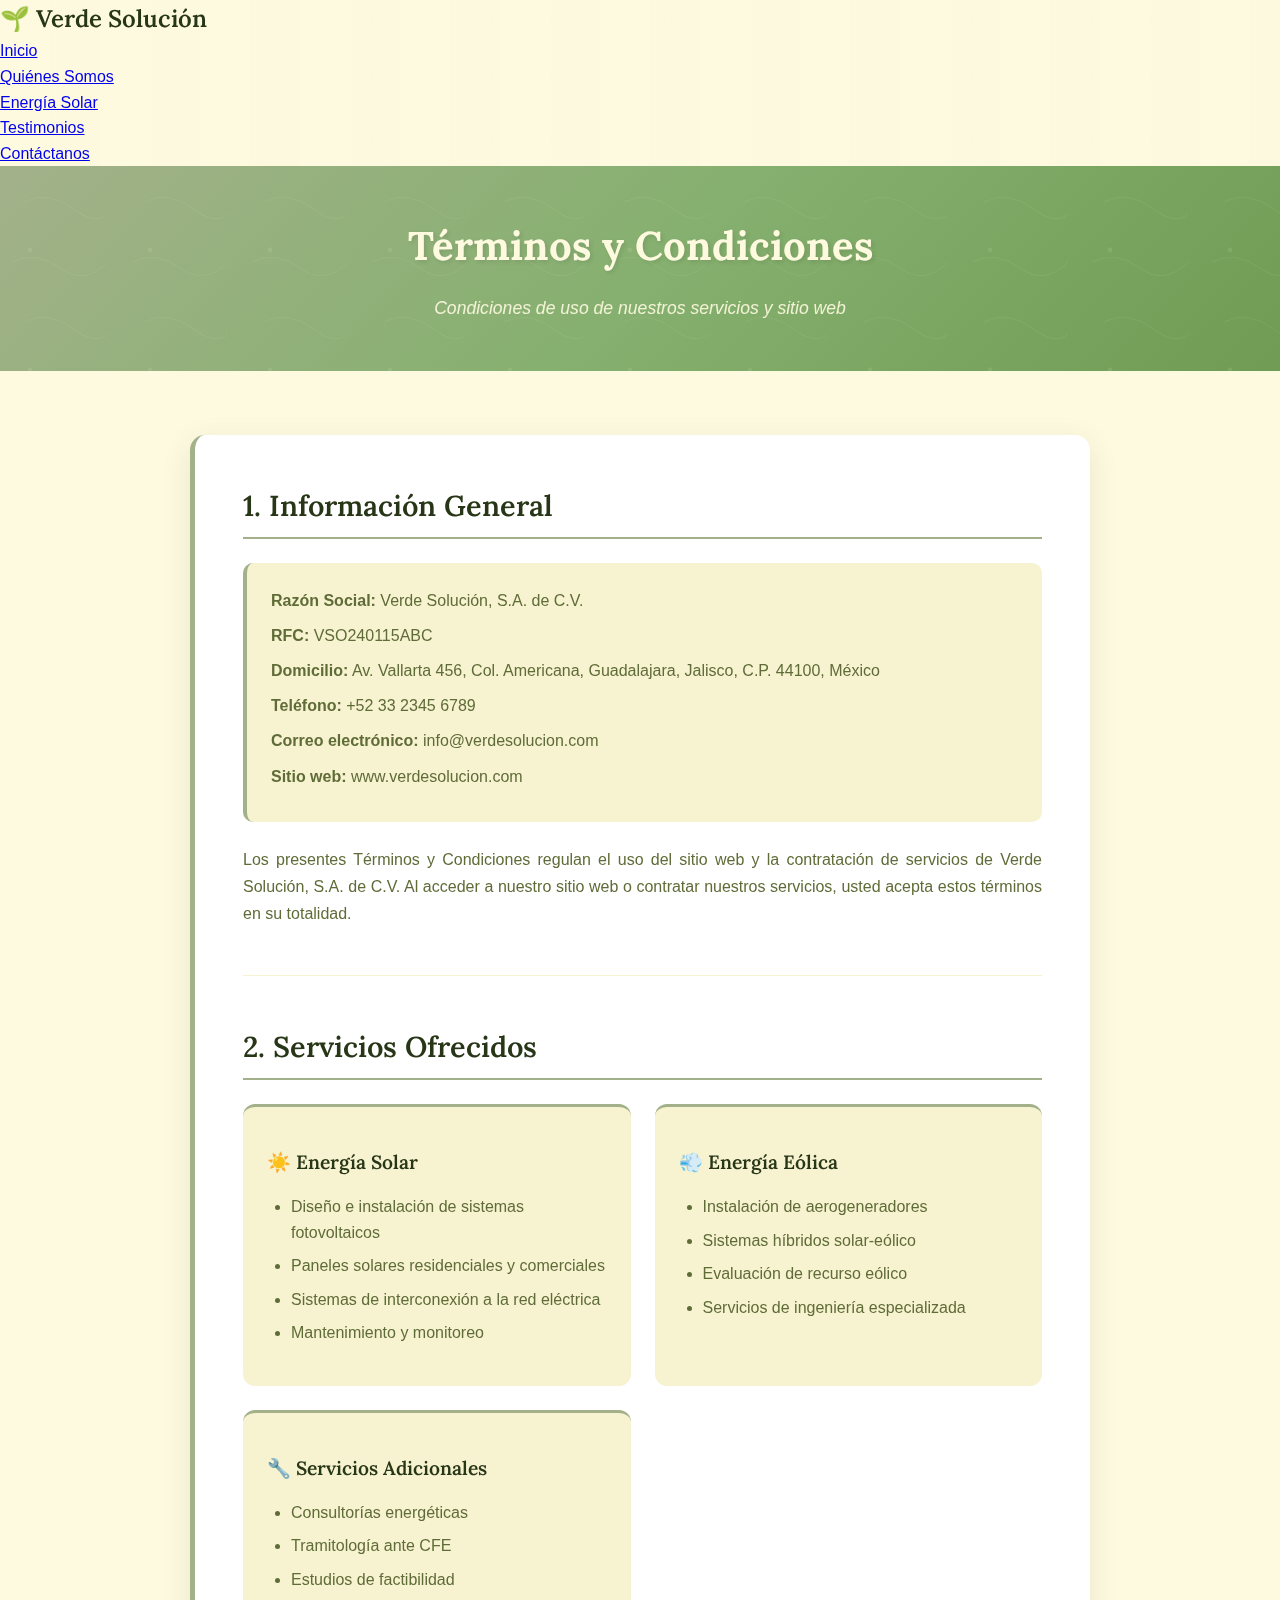
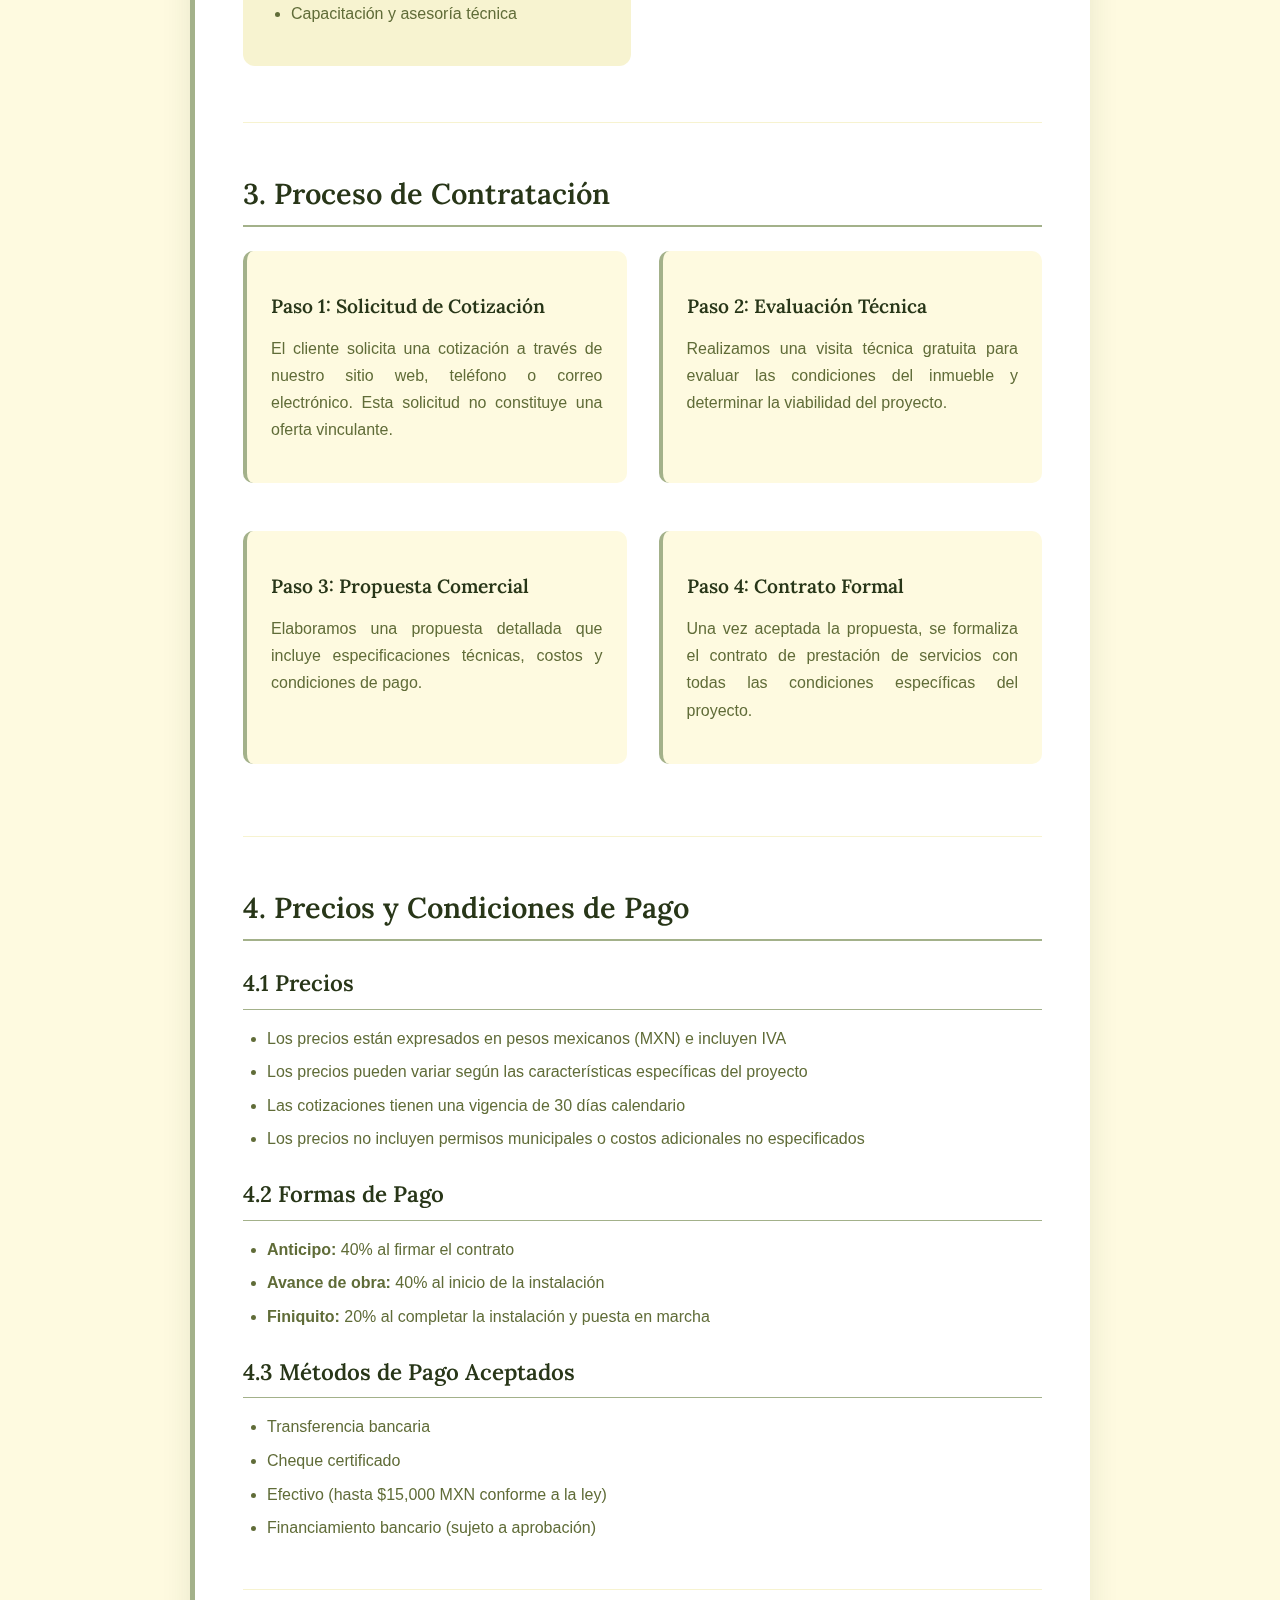
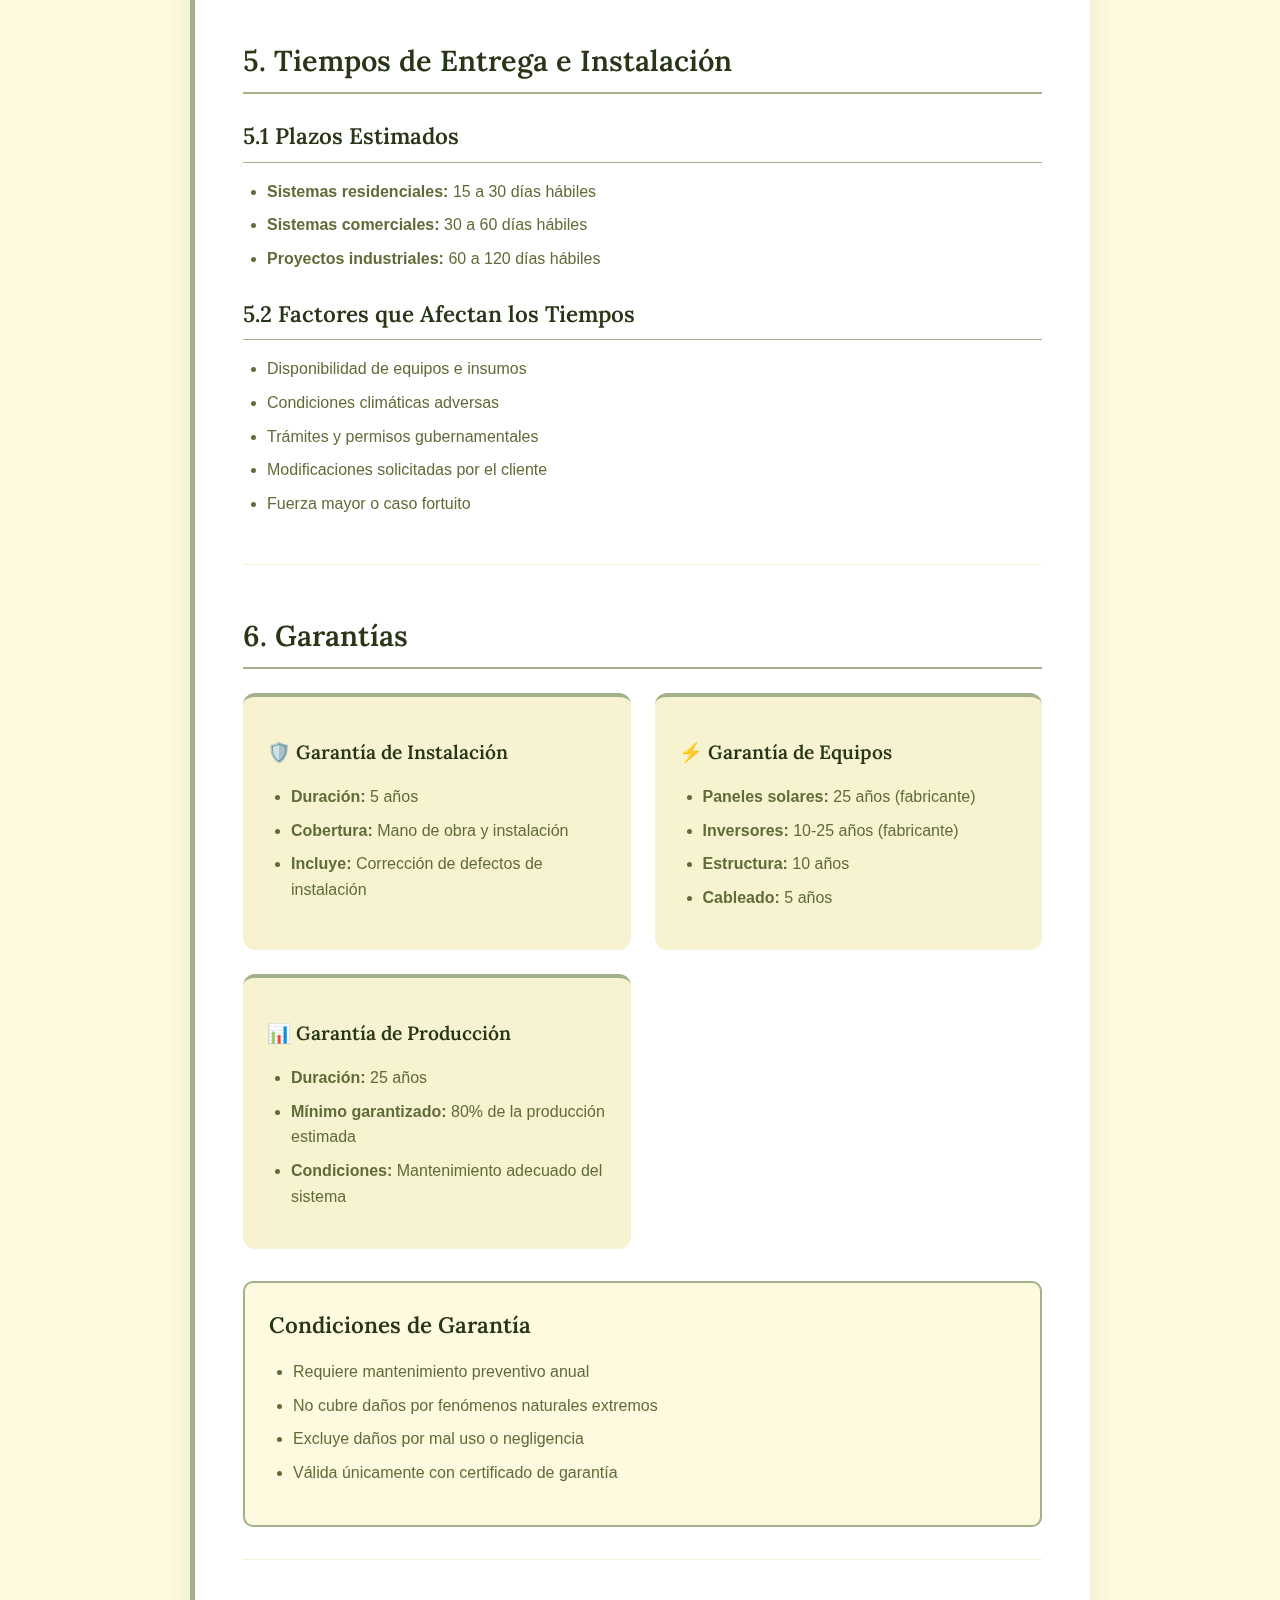
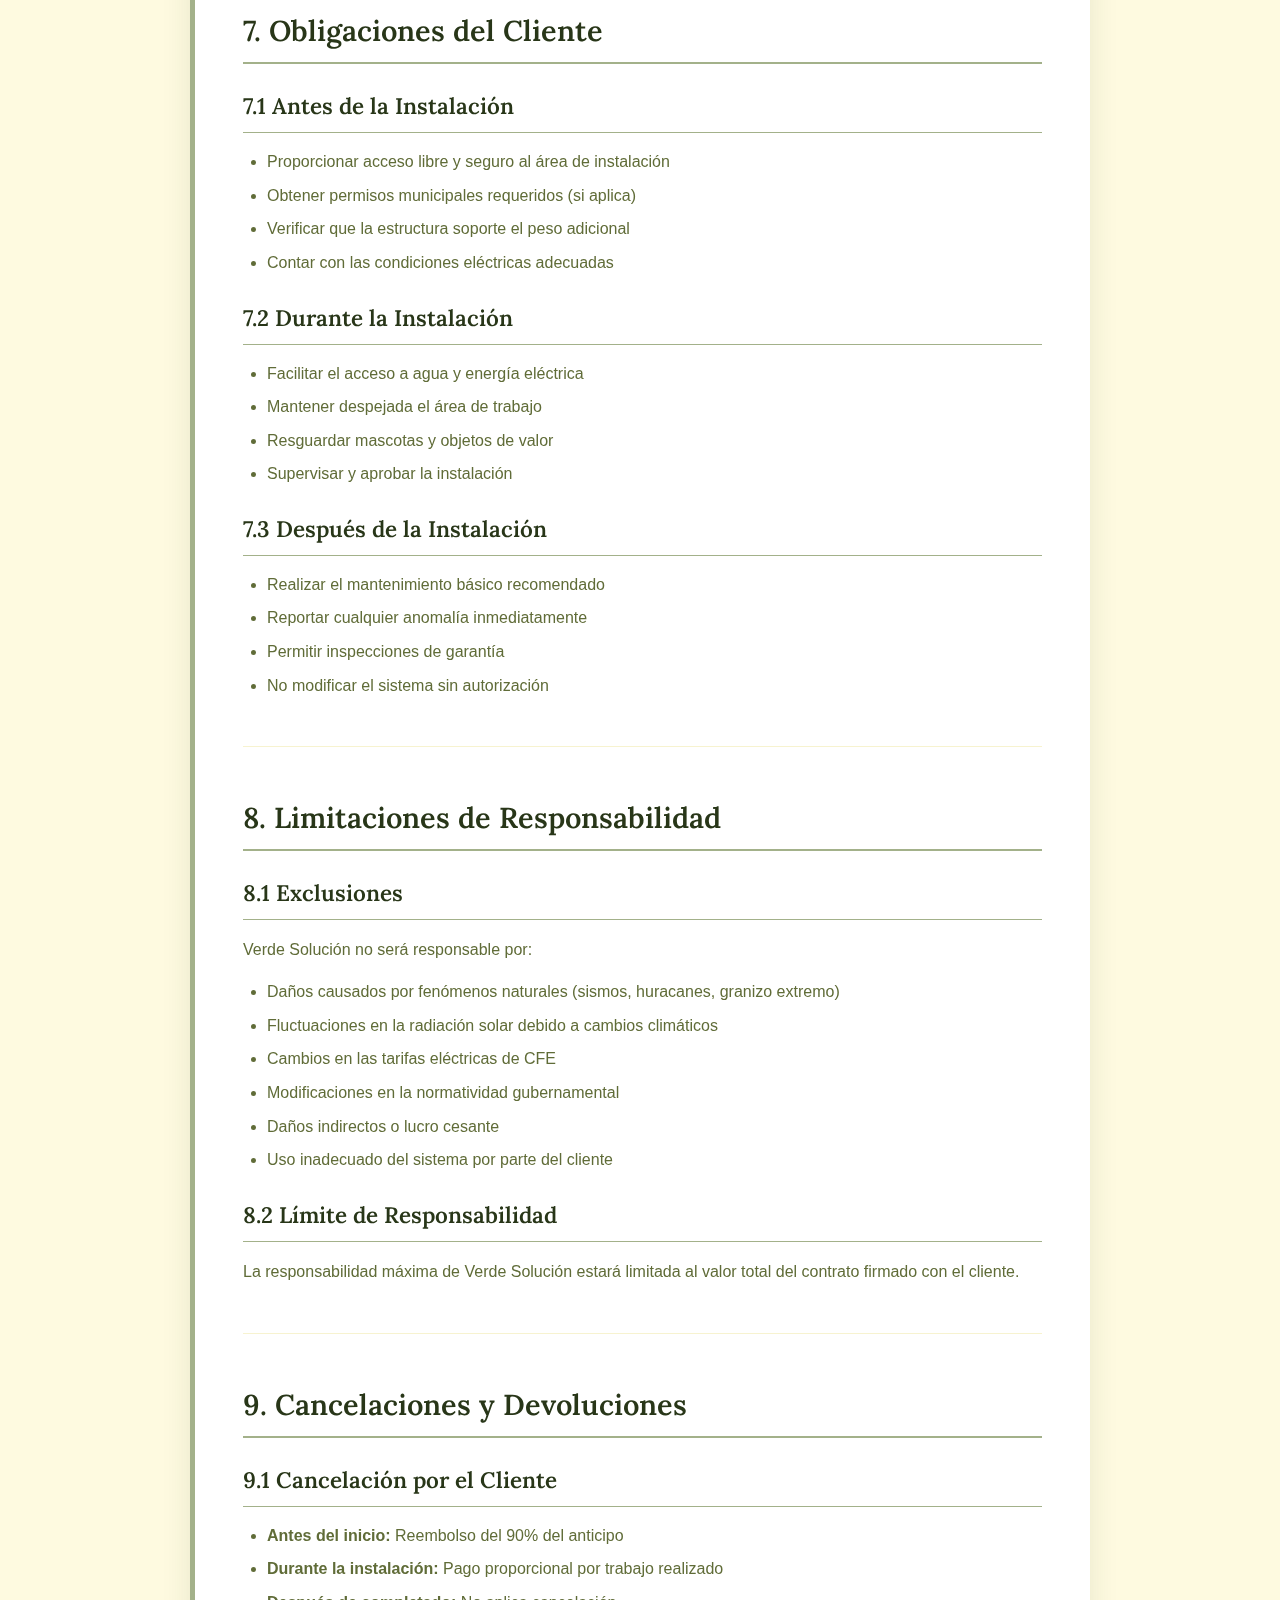
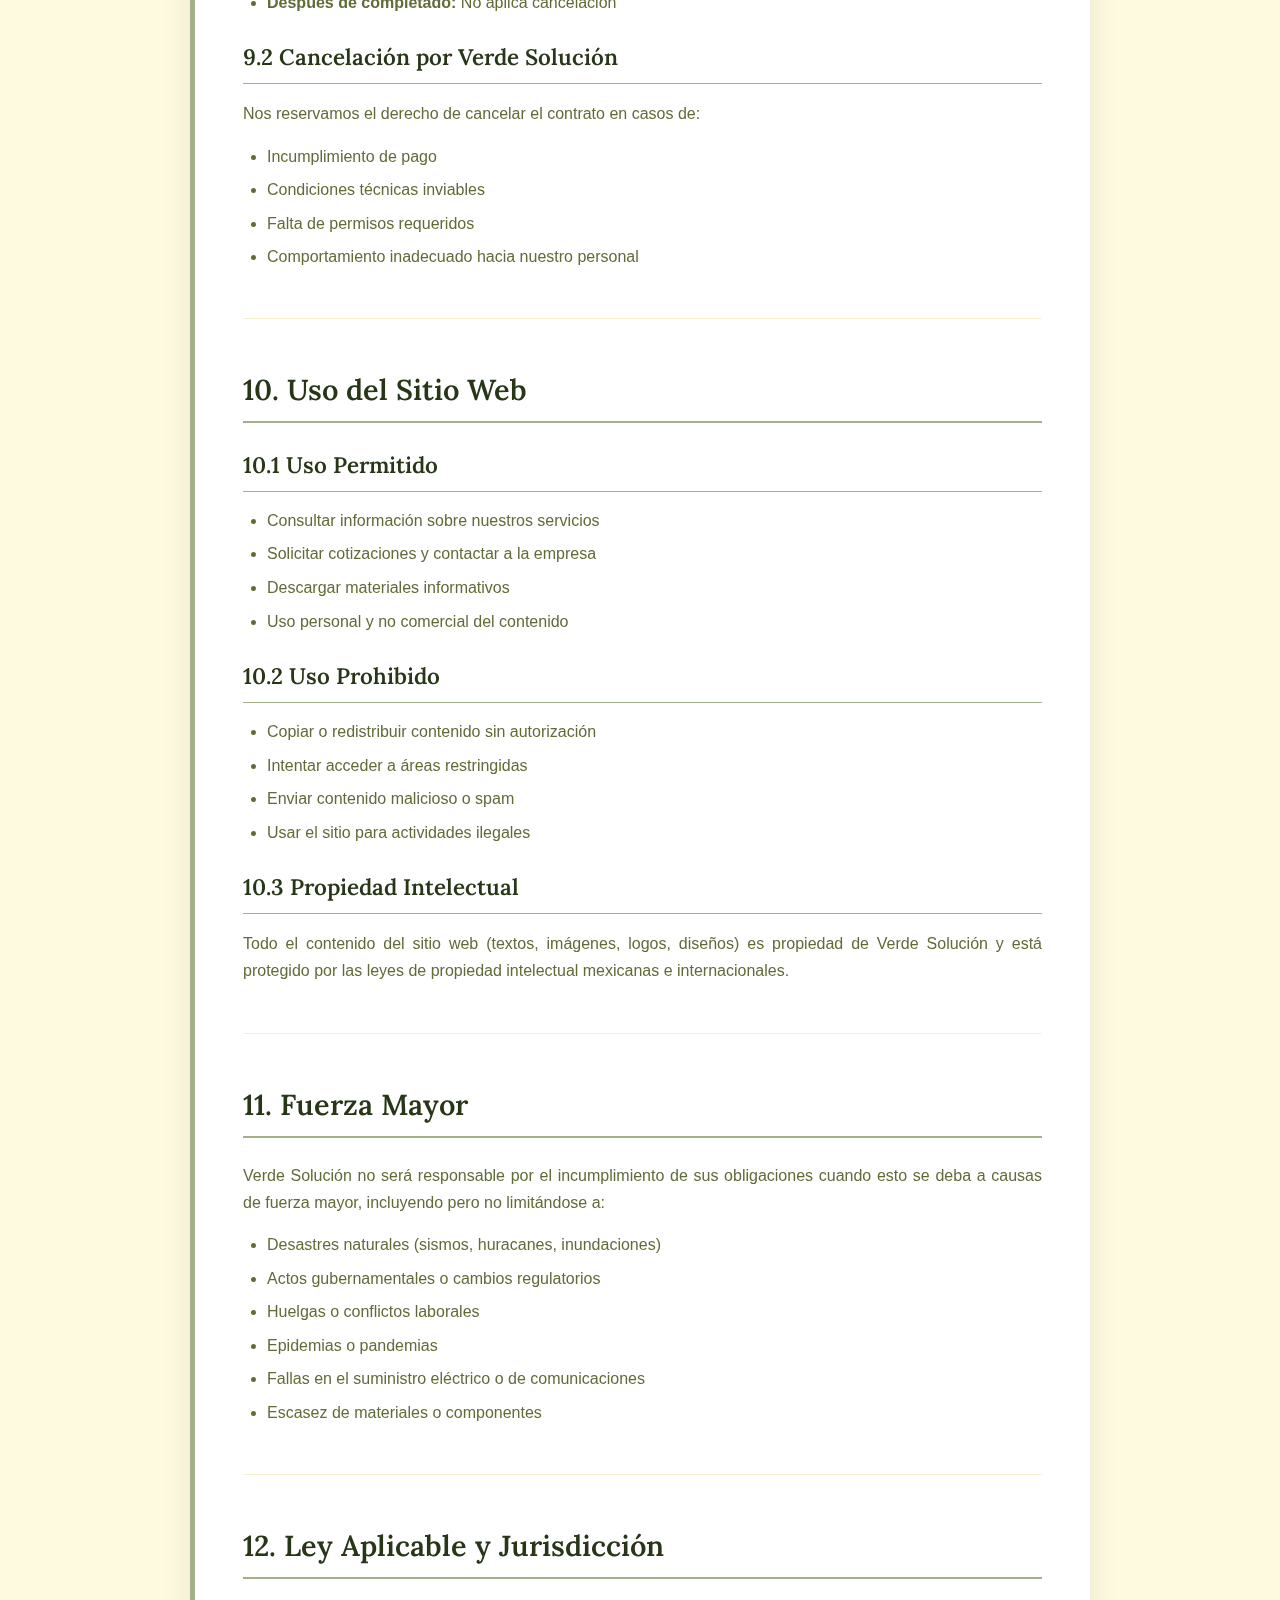
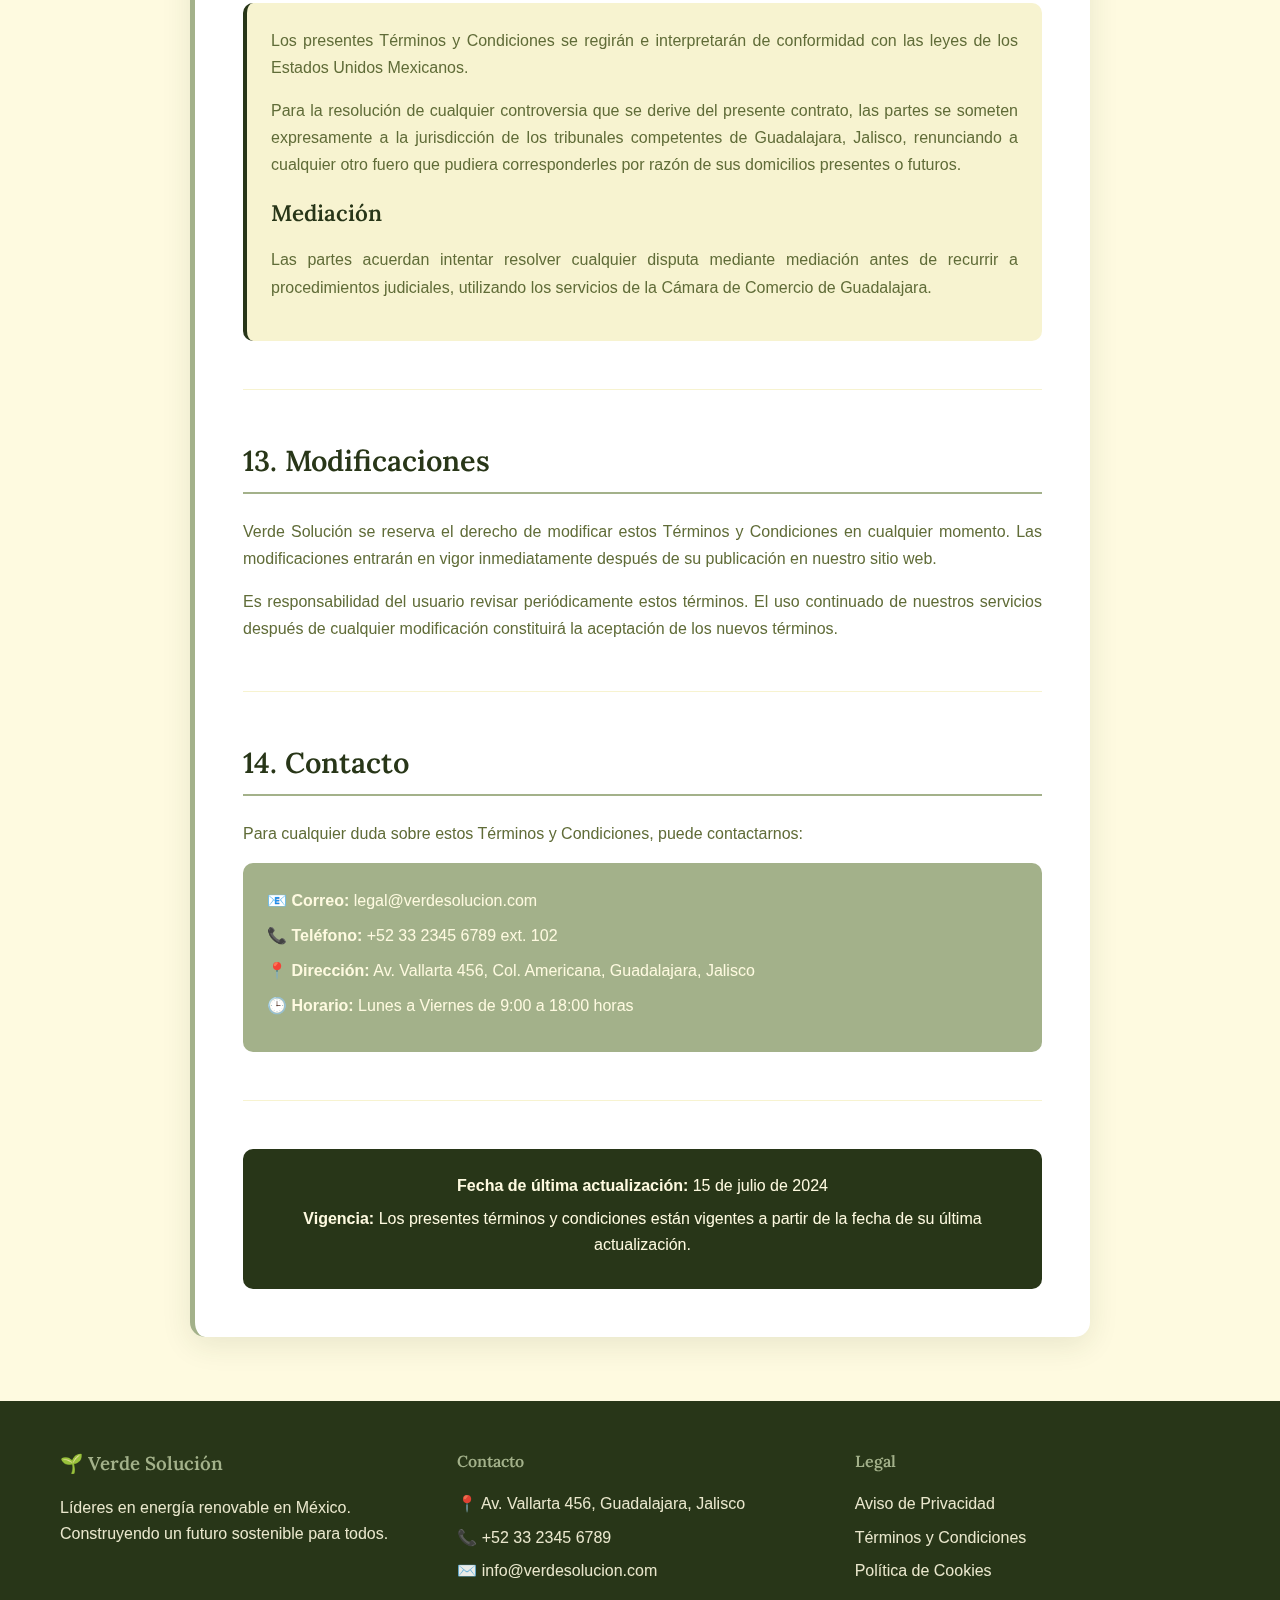
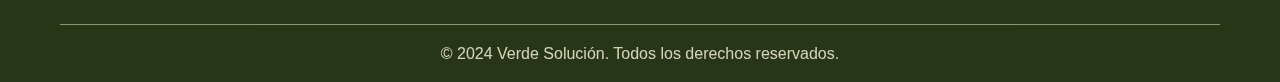
<file: terminos-y-condiciones.html>
<!DOCTYPE html>
<html lang="es">
<head>
    <meta charset="UTF-8">
    <meta name="viewport" content="width=device-width, initial-scale=1.0">
    <title>Términos y Condiciones - Verde Solución</title>
    <link rel="stylesheet" href="css/style.css">
    <link href="https://fonts.googleapis.com/css2?family=Lora:wght@400;500;600&display=swap" rel="stylesheet">
</head>
<body>
    <!-- Navigation -->
    <nav class="navbar">
        <div class="nav-container">
            <div class="logo floating">
                <h2>🌱 Verde Solución</h2>
            </div>
            <ul class="nav-menu">
                <li><a href="/" class="nav-link">Inicio</a></li>
                <li><a href="quienes-somos.html" class="nav-link">Quiénes Somos</a></li>
                <li><a href="energia-solar.html" class="nav-link">Energía Solar</a></li>
                <li><a href="testimonios.html" class="nav-link">Testimonios</a></li>
                <li><a href="contactanos.html" class="nav-link">Contáctanos</a></li>
            </ul>
            <div class="burger-menu" onclick="toggleMobileMenu()">
                <span></span>
                <span></span>
                <span></span>
            </div>
        </div>
    </nav>

    <!-- Page Header -->
    <section class="page-header">
        <div class="container">
            <h1>Términos y Condiciones</h1>
            <p>Condiciones de uso de nuestros servicios y sitio web</p>
        </div>
    </section>

    <!-- Terms and Conditions Content -->
    <section class="legal-content">
        <div class="container">
            <div class="legal-document">
                
                <div class="legal-section">
                    <h2>1. Información General</h2>
                    <div class="company-info">
                        <p><strong>Razón Social:</strong> Verde Solución, S.A. de C.V.</p>
                        <p><strong>RFC:</strong> VSO240115ABC</p>
                        <p><strong>Domicilio:</strong> Av. Vallarta 456, Col. Americana, Guadalajara, Jalisco, C.P. 44100, México</p>
                        <p><strong>Teléfono:</strong> +52 33 2345 6789</p>
                        <p><strong>Correo electrónico:</strong> info@verdesolucion.com</p>
                        <p><strong>Sitio web:</strong> www.verdesolucion.com</p>
                    </div>
                    <p>Los presentes Términos y Condiciones regulan el uso del sitio web y la contratación de servicios de Verde Solución, S.A. de C.V. Al acceder a nuestro sitio web o contratar nuestros servicios, usted acepta estos términos en su totalidad.</p>
                </div>

                <div class="legal-section">
                    <h2>2. Servicios Ofrecidos</h2>
                    <div class="services-grid">
                        <div class="service-item">
                            <h4>☀️ Energía Solar</h4>
                            <ul>
                                <li>Diseño e instalación de sistemas fotovoltaicos</li>
                                <li>Paneles solares residenciales y comerciales</li>
                                <li>Sistemas de interconexión a la red eléctrica</li>
                                <li>Mantenimiento y monitoreo</li>
                            </ul>
                        </div>
                        <div class="service-item">
                            <h4>💨 Energía Eólica</h4>
                            <ul>
                                <li>Instalación de aerogeneradores</li>
                                <li>Sistemas híbridos solar-eólico</li>
                                <li>Evaluación de recurso eólico</li>
                                <li>Servicios de ingeniería especializada</li>
                            </ul>
                        </div>
                        <div class="service-item">
                            <h4>🔧 Servicios Adicionales</h4>
                            <ul>
                                <li>Consultorías energéticas</li>
                                <li>Tramitología ante CFE</li>
                                <li>Estudios de factibilidad</li>
                                <li>Capacitación y asesoría técnica</li>
                            </ul>
                        </div>
                    </div>
                </div>

                <div class="legal-section">
                    <h2>3. Proceso de Contratación</h2>
                    <div class="process-steps">
                        <div class="step-item">
                            <h4>Paso 1: Solicitud de Cotización</h4>
                            <p>El cliente solicita una cotización a través de nuestro sitio web, teléfono o correo electrónico. Esta solicitud no constituye una oferta vinculante.</p>
                        </div>
                        <div class="step-item">
                            <h4>Paso 2: Evaluación Técnica</h4>
                            <p>Realizamos una visita técnica gratuita para evaluar las condiciones del inmueble y determinar la viabilidad del proyecto.</p>
                        </div>
                        <div class="step-item">
                            <h4>Paso 3: Propuesta Comercial</h4>
                            <p>Elaboramos una propuesta detallada que incluye especificaciones técnicas, costos y condiciones de pago.</p>
                        </div>
                        <div class="step-item">
                            <h4>Paso 4: Contrato Formal</h4>
                            <p>Una vez aceptada la propuesta, se formaliza el contrato de prestación de servicios con todas las condiciones específicas del proyecto.</p>
                        </div>
                    </div>
                </div>

                <div class="legal-section">
                    <h2>4. Precios y Condiciones de Pago</h2>
                    <div class="payment-info">
                        <h3>4.1 Precios</h3>
                        <ul>
                            <li>Los precios están expresados en pesos mexicanos (MXN) e incluyen IVA</li>
                            <li>Los precios pueden variar según las características específicas del proyecto</li>
                            <li>Las cotizaciones tienen una vigencia de 30 días calendario</li>
                            <li>Los precios no incluyen permisos municipales o costos adicionales no especificados</li>
                        </ul>

                        <h3>4.2 Formas de Pago</h3>
                        <ul>
                            <li><strong>Anticipo:</strong> 40% al firmar el contrato</li>
                            <li><strong>Avance de obra:</strong> 40% al inicio de la instalación</li>
                            <li><strong>Finiquito:</strong> 20% al completar la instalación y puesta en marcha</li>
                        </ul>

                        <h3>4.3 Métodos de Pago Aceptados</h3>
                        <ul>
                            <li>Transferencia bancaria</li>
                            <li>Cheque certificado</li>
                            <li>Efectivo (hasta $15,000 MXN conforme a la ley)</li>
                            <li>Financiamiento bancario (sujeto a aprobación)</li>
                        </ul>
                    </div>
                </div>

                <div class="legal-section">
                    <h2>5. Tiempos de Entrega e Instalación</h2>
                    <div class="delivery-terms">
                        <h3>5.1 Plazos Estimados</h3>
                        <ul>
                            <li><strong>Sistemas residenciales:</strong> 15 a 30 días hábiles</li>
                            <li><strong>Sistemas comerciales:</strong> 30 a 60 días hábiles</li>
                            <li><strong>Proyectos industriales:</strong> 60 a 120 días hábiles</li>
                        </ul>

                        <h3>5.2 Factores que Afectan los Tiempos</h3>
                        <ul>
                            <li>Disponibilidad de equipos e insumos</li>
                            <li>Condiciones climáticas adversas</li>
                            <li>Trámites y permisos gubernamentales</li>
                            <li>Modificaciones solicitadas por el cliente</li>
                            <li>Fuerza mayor o caso fortuito</li>
                        </ul>
                    </div>
                </div>

                <div class="legal-section">
                    <h2>6. Garantías</h2>
                    <div class="warranties">
                        <div class="warranty-item">
                            <h4>🛡️ Garantía de Instalación</h4>
                            <ul>
                                <li><strong>Duración:</strong> 5 años</li>
                                <li><strong>Cobertura:</strong> Mano de obra y instalación</li>
                                <li><strong>Incluye:</strong> Corrección de defectos de instalación</li>
                            </ul>
                        </div>
                        
                        <div class="warranty-item">
                            <h4>⚡ Garantía de Equipos</h4>
                            <ul>
                                <li><strong>Paneles solares:</strong> 25 años (fabricante)</li>
                                <li><strong>Inversores:</strong> 10-25 años (fabricante)</li>
                                <li><strong>Estructura:</strong> 10 años</li>
                                <li><strong>Cableado:</strong> 5 años</li>
                            </ul>
                        </div>
                        
                        <div class="warranty-item">
                            <h4>📊 Garantía de Producción</h4>
                            <ul>
                                <li><strong>Duración:</strong> 25 años</li>
                                <li><strong>Mínimo garantizado:</strong> 80% de la producción estimada</li>
                                <li><strong>Condiciones:</strong> Mantenimiento adecuado del sistema</li>
                            </ul>
                        </div>
                    </div>

                    <div class="warranty-conditions">
                        <h3>Condiciones de Garantía</h3>
                        <ul>
                            <li>Requiere mantenimiento preventivo anual</li>
                            <li>No cubre daños por fenómenos naturales extremos</li>
                            <li>Excluye daños por mal uso o negligencia</li>
                            <li>Válida únicamente con certificado de garantía</li>
                        </ul>
                    </div>
                </div>

                <div class="legal-section">
                    <h2>7. Obligaciones del Cliente</h2>
                    <div class="client-obligations">
                        <h3>7.1 Antes de la Instalación</h3>
                        <ul>
                            <li>Proporcionar acceso libre y seguro al área de instalación</li>
                            <li>Obtener permisos municipales requeridos (si aplica)</li>
                            <li>Verificar que la estructura soporte el peso adicional</li>
                            <li>Contar con las condiciones eléctricas adecuadas</li>
                        </ul>

                        <h3>7.2 Durante la Instalación</h3>
                        <ul>
                            <li>Facilitar el acceso a agua y energía eléctrica</li>
                            <li>Mantener despejada el área de trabajo</li>
                            <li>Resguardar mascotas y objetos de valor</li>
                            <li>Supervisar y aprobar la instalación</li>
                        </ul>

                        <h3>7.3 Después de la Instalación</h3>
                        <ul>
                            <li>Realizar el mantenimiento básico recomendado</li>
                            <li>Reportar cualquier anomalía inmediatamente</li>
                            <li>Permitir inspecciones de garantía</li>
                            <li>No modificar el sistema sin autorización</li>
                        </ul>
                    </div>
                </div>

                <div class="legal-section">
                    <h2>8. Limitaciones de Responsabilidad</h2>
                    <div class="liability-limits">
                        <h3>8.1 Exclusiones</h3>
                        <p>Verde Solución no será responsable por:</p>
                        <ul>
                            <li>Daños causados por fenómenos naturales (sismos, huracanes, granizo extremo)</li>
                            <li>Fluctuaciones en la radiación solar debido a cambios climáticos</li>
                            <li>Cambios en las tarifas eléctricas de CFE</li>
                            <li>Modificaciones en la normatividad gubernamental</li>
                            <li>Daños indirectos o lucro cesante</li>
                            <li>Uso inadecuado del sistema por parte del cliente</li>
                        </ul>

                        <h3>8.2 Límite de Responsabilidad</h3>
                        <p>La responsabilidad máxima de Verde Solución estará limitada al valor total del contrato firmado con el cliente.</p>
                    </div>
                </div>

                <div class="legal-section">
                    <h2>9. Cancelaciones y Devoluciones</h2>
                    <div class="cancellation-policy">
                        <h3>9.1 Cancelación por el Cliente</h3>
                        <ul>
                            <li><strong>Antes del inicio:</strong> Reembolso del 90% del anticipo</li>
                            <li><strong>Durante la instalación:</strong> Pago proporcional por trabajo realizado</li>
                            <li><strong>Después de completado:</strong> No aplica cancelación</li>
                        </ul>

                        <h3>9.2 Cancelación por Verde Solución</h3>
                        <p>Nos reservamos el derecho de cancelar el contrato en casos de:</p>
                        <ul>
                            <li>Incumplimiento de pago</li>
                            <li>Condiciones técnicas inviables</li>
                            <li>Falta de permisos requeridos</li>
                            <li>Comportamiento inadecuado hacia nuestro personal</li>
                        </ul>
                    </div>
                </div>

                <div class="legal-section">
                    <h2>10. Uso del Sitio Web</h2>
                    <div class="website-terms">
                        <h3>10.1 Uso Permitido</h3>
                        <ul>
                            <li>Consultar información sobre nuestros servicios</li>
                            <li>Solicitar cotizaciones y contactar a la empresa</li>
                            <li>Descargar materiales informativos</li>
                            <li>Uso personal y no comercial del contenido</li>
                        </ul>

                        <h3>10.2 Uso Prohibido</h3>
                        <ul>
                            <li>Copiar o redistribuir contenido sin autorización</li>
                            <li>Intentar acceder a áreas restringidas</li>
                            <li>Enviar contenido malicioso o spam</li>
                            <li>Usar el sitio para actividades ilegales</li>
                        </ul>

                        <h3>10.3 Propiedad Intelectual</h3>
                        <p>Todo el contenido del sitio web (textos, imágenes, logos, diseños) es propiedad de Verde Solución y está protegido por las leyes de propiedad intelectual mexicanas e internacionales.</p>
                    </div>
                </div>

                <div class="legal-section">
                    <h2>11. Fuerza Mayor</h2>
                    <p>Verde Solución no será responsable por el incumplimiento de sus obligaciones cuando esto se deba a causas de fuerza mayor, incluyendo pero no limitándose a:</p>
                    <ul>
                        <li>Desastres naturales (sismos, huracanes, inundaciones)</li>
                        <li>Actos gubernamentales o cambios regulatorios</li>
                        <li>Huelgas o conflictos laborales</li>
                        <li>Epidemias o pandemias</li>
                        <li>Fallas en el suministro eléctrico o de comunicaciones</li>
                        <li>Escasez de materiales o componentes</li>
                    </ul>
                </div>

                <div class="legal-section">
                    <h2>12. Ley Aplicable y Jurisdicción</h2>
                    <div class="jurisdiction">
                        <p>Los presentes Términos y Condiciones se regirán e interpretarán de conformidad con las leyes de los Estados Unidos Mexicanos.</p>
                        
                        <p>Para la resolución de cualquier controversia que se derive del presente contrato, las partes se someten expresamente a la jurisdicción de los tribunales competentes de Guadalajara, Jalisco, renunciando a cualquier otro fuero que pudiera corresponderles por razón de sus domicilios presentes o futuros.</p>
                        
                        <h3>Mediación</h3>
                        <p>Las partes acuerdan intentar resolver cualquier disputa mediante mediación antes de recurrir a procedimientos judiciales, utilizando los servicios de la Cámara de Comercio de Guadalajara.</p>
                    </div>
                </div>

                <div class="legal-section">
                    <h2>13. Modificaciones</h2>
                    <p>Verde Solución se reserva el derecho de modificar estos Términos y Condiciones en cualquier momento. Las modificaciones entrarán en vigor inmediatamente después de su publicación en nuestro sitio web.</p>
                    
                    <p>Es responsabilidad del usuario revisar periódicamente estos términos. El uso continuado de nuestros servicios después de cualquier modificación constituirá la aceptación de los nuevos términos.</p>
                </div>

                <div class="legal-section">
                    <h2>14. Contacto</h2>
                    <p>Para cualquier duda sobre estos Términos y Condiciones, puede contactarnos:</p>
                    <div class="contact-legal">
                        <p><strong>📧 Correo:</strong> legal@verdesolucion.com</p>
                        <p><strong>📞 Teléfono:</strong> +52 33 2345 6789 ext. 102</p>
                        <p><strong>📍 Dirección:</strong> Av. Vallarta 456, Col. Americana, Guadalajara, Jalisco</p>
                        <p><strong>🕒 Horario:</strong> Lunes a Viernes de 9:00 a 18:00 horas</p>
                    </div>
                </div>

                <div class="legal-footer">
                    <p><strong>Fecha de última actualización:</strong> 15 de julio de 2024</p>
                    <p><strong>Vigencia:</strong> Los presentes términos y condiciones están vigentes a partir de la fecha de su última actualización.</p>
                </div>
            </div>
        </div>
    </section>

    <!-- Footer -->
    <footer class="footer">
        <div class="container">
            <div class="footer-content">
                <div class="footer-section">
                    <h3>🌱 Verde Solución</h3>
                    <p>Líderes en energía renovable en México. Construyendo un futuro sostenible para todos.</p>
                </div>
                <div class="footer-section">
                    <h4>Contacto</h4>
                    <p>📍 Av. Vallarta 456, Guadalajara, Jalisco</p>
                    <p>📞 +52 33 2345 6789</p>
                    <p>✉️ info@verdesolucion.com</p>
                </div>
                <div class="footer-section">
                    <h4>Legal</h4>
                    <ul>
                        <li><a href="aviso-de-privacidad.html">Aviso de Privacidad</a></li>
                        <li><a href="terminos-y-condiciones.html">Términos y Condiciones</a></li>
                        <li><a href="/">Política de Cookies</a></li>
                    </ul>
                </div>
            </div>
            <div class="footer-bottom">
                <p>&copy; 2024 Verde Solución. Todos los derechos reservados.</p>
            </div>
        </div>
    </footer>

    <script src="js/script.js"></script>
</body>
</html>
</file>
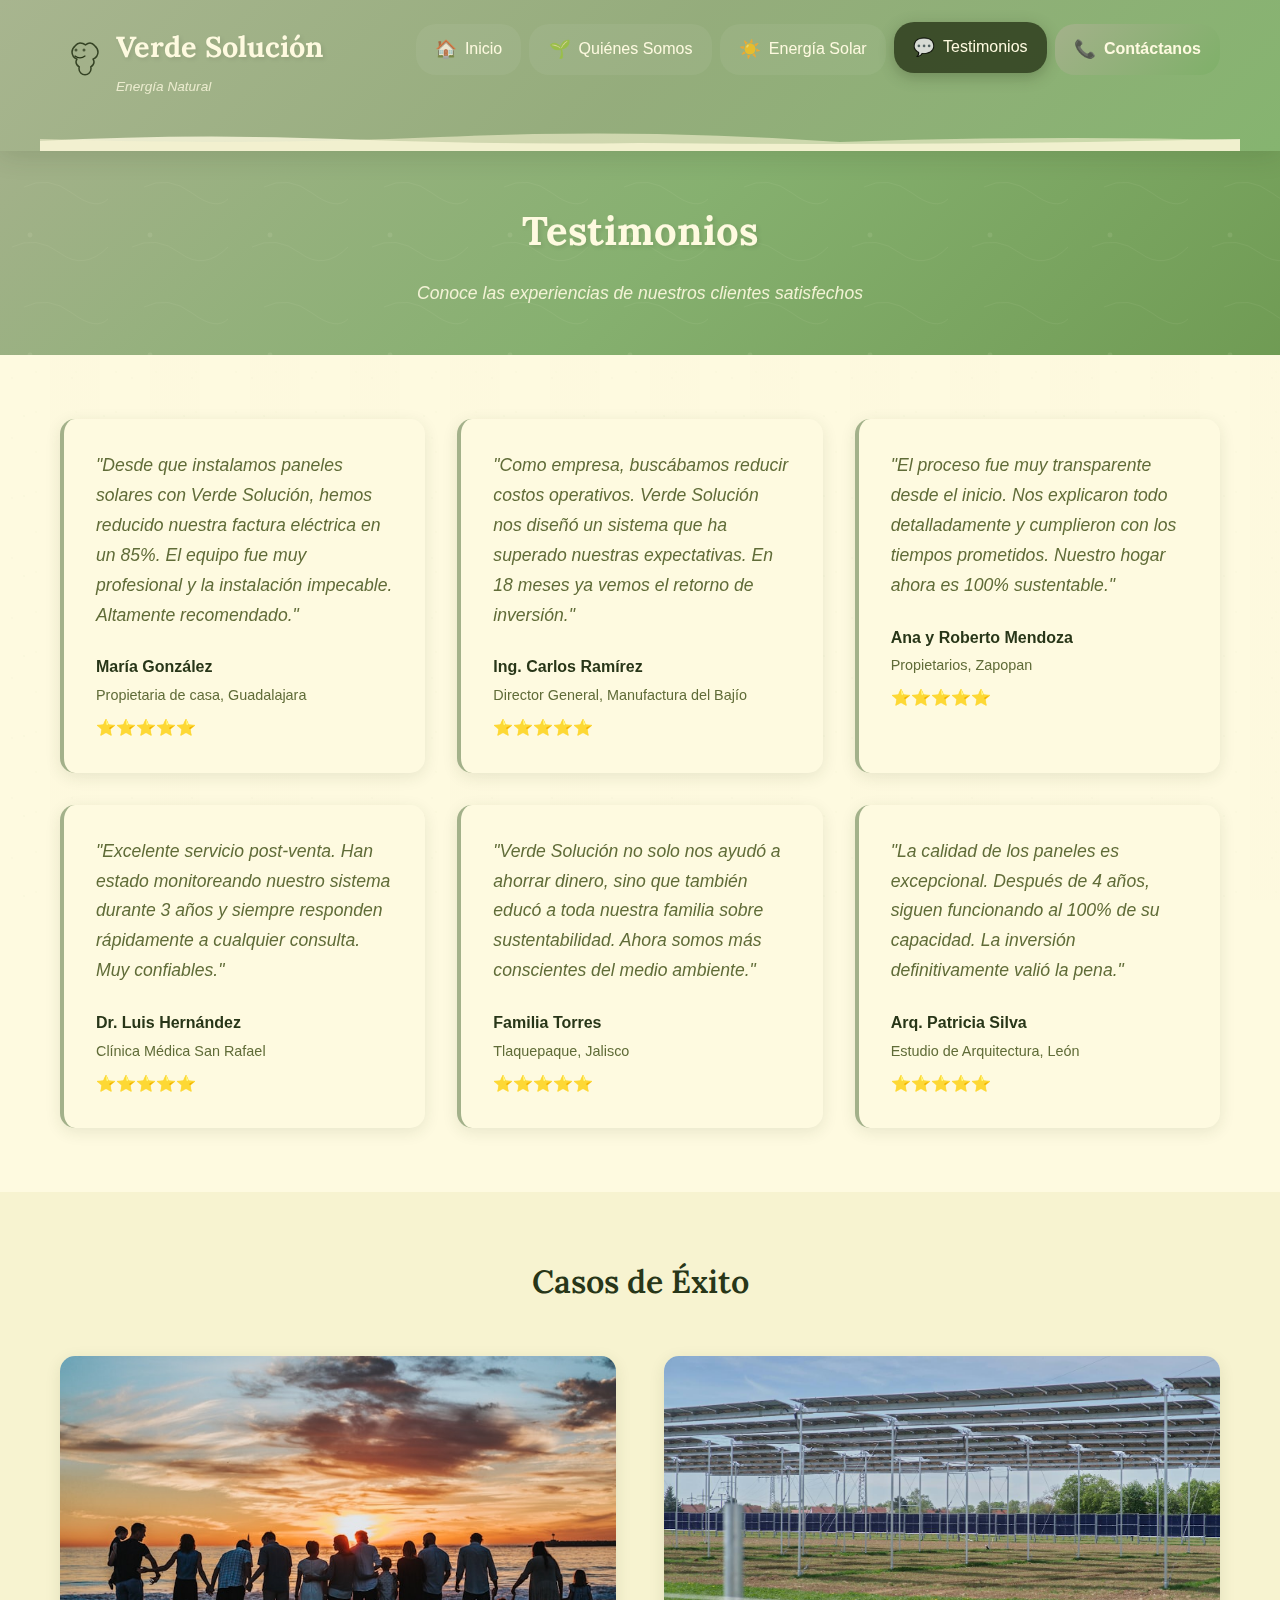
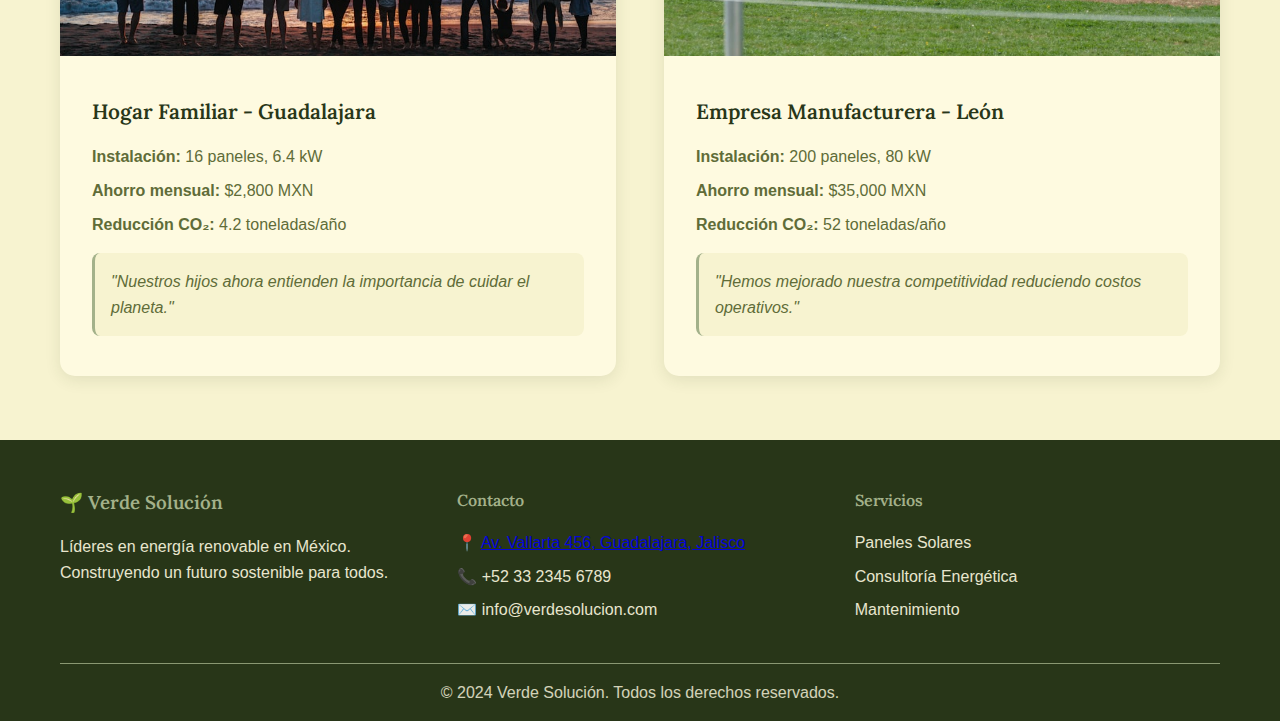
<file: testimonios.html>
<!DOCTYPE html>
<html lang="es">
<head>
    <meta charset="UTF-8">
    <meta name="viewport" content="width=device-width, initial-scale=1.0">
    <title>Testimonios - Verde Solución</title>
    <link rel="stylesheet" href="css/style.css">
    <link href="https://fonts.googleapis.com/css2?family=Lora:wght@400;500;600&display=swap" rel="stylesheet">
</head>
<body>
    <!-- Navigation -->
    <nav class="navbar-organic">
        <div class="nav-organic-container">
            <div class="logo-organic">
                <div class="logo-icon">
                    <svg width="40" height="40" viewBox="0 0 40 40" xmlns="http://www.w3.org/2000/svg">
                        <path d="M20 5c-2 0-3.5 1.2-4.8 2.8C13.5 9.2 12 11.5 12 14c0 3.2 2.1 5.8 4.9 7.2-.3.8-.9 1.5-.9 2.8 0 2.1 1.4 3.8 3.2 4.9-.1.6-.2 1.2-.2 1.8 0 3.3 2.7 6 6 6s6-2.7 6-6c0-.6-.1-1.2-.2-1.8 1.8-1.1 3.2-2.8 3.2-4.9 0-1.3-.6-2-.9-2.8C35.9 19.8 38 17.2 38 14c0-2.5-1.5-4.8-3.2-6.2C33.5 6.2 32 5 30 5c-1.8 0-3.2.8-4.5 1.8C24.2 5.8 22.2 5 20 5z" fill="#a3b18a" stroke="#283618" stroke-width="1.5" opacity="0.9"/>
                        <circle cx="16" cy="12" r="1.5" fill="#283618" opacity="0.7"/>
                        <circle cx="24" cy="12" r="1.5" fill="#283618" opacity="0.7"/>
                        <path d="M15 18c1.5 1.2 3.2 1.8 5 1.8s3.5-.6 5-1.8" stroke="#283618" stroke-width="1.2" fill="none" stroke-linecap="round"/>
                    </svg>
                </div>
                <div class="logo-text">
                    <h2>Verde Solución</h2>
                    <span class="logo-tagline">Energía Natural</span>
                </div>
            </div>
            
            <div class="nav-content-organic">
                <ul class="nav-menu-organic">
                    <li class="nav-item-organic">
                        <a href="/" class="nav-link-organic">
                            <span class="nav-icon">🏠</span>
                            <span>Inicio</span>
                        </a>
                    </li>
                    <li class="nav-item-organic">
                        <a href="quienes-somos.html" class="nav-link-organic">
                            <span class="nav-icon">🌱</span>
                            <span>Quiénes Somos</span>
                        </a>
                    </li>
                    <li class="nav-item-organic">
                        <a href="energia-solar.html" class="nav-link-organic">
                            <span class="nav-icon">☀️</span>
                            <span>Energía Solar</span>
                        </a>
                    </li>
                    <li class="nav-item-organic">
                        <a href="testimonios.html" class="nav-link-organic active">
                            <span class="nav-icon">💬</span>
                            <span>Testimonios</span>
                        </a>
                    </li>
                    <li class="nav-item-organic">
                        <a href="contactanos.html" class="nav-link-organic contact-highlight">
                            <span class="nav-icon">📞</span>
                            <span>Contáctanos</span>
                        </a>
                    </li>
                </ul>
                
                <div class="burger-menu-organic" onclick="toggleMobileMenu()">
                    <span></span>
                    <span></span>
                    <span></span>
                </div>
            </div>
        </div>
        
        <!-- Organic bottom divider -->
        <div class="nav-divider">
            <svg width="100%" height="20" viewBox="0 0 1200 20" xmlns="http://www.w3.org/2000/svg">
                <path d="M0,10 Q150,2 300,8 T600,12 Q900,15 1200,8 L1200,20 L0,20 Z" fill="#fefae0" opacity="0.8"/>
                <path d="M0,8 Q200,15 400,6 T800,11 Q1000,4 1200,9 L1200,20 L0,20 Z" fill="#f7f3d0" opacity="0.6"/>
            </svg>
        </div>
    </nav>

    <!-- Page Header -->
    <section class="page-header">
        <div class="container">
            <h1>Testimonios</h1>
            <p>Conoce las experiencias de nuestros clientes satisfechos</p>
        </div>
    </section>

    <!-- Testimonials Section -->
    <section class="testimonials">
        <div class="container">
            <div class="testimonials-grid">
                <div class="testimonial-card">
                    <div class="testimonial-content">
                        <blockquote>
                            "Desde que instalamos paneles solares con Verde Solución, hemos reducido nuestra factura eléctrica en un 85%. El equipo fue muy profesional y la instalación impecable. Altamente recomendado."
                        </blockquote>
                        <div class="testimonial-author">
                            <strong>María González</strong>
                            <span>Propietaria de casa, Guadalajara</span>
                            <div class="testimonial-rating">⭐⭐⭐⭐⭐</div>
                        </div>
                    </div>
                </div>

                <div class="testimonial-card">
                    <div class="testimonial-content">
                        <blockquote>
                            "Como empresa, buscábamos reducir costos operativos. Verde Solución nos diseñó un sistema que ha superado nuestras expectativas. En 18 meses ya vemos el retorno de inversión."
                        </blockquote>
                        <div class="testimonial-author">
                            <strong>Ing. Carlos Ramírez</strong>
                            <span>Director General, Manufactura del Bajío</span>
                            <div class="testimonial-rating">⭐⭐⭐⭐⭐</div>
                        </div>
                    </div>
                </div>

                <div class="testimonial-card">
                    <div class="testimonial-content">
                        <blockquote>
                            "El proceso fue muy transparente desde el inicio. Nos explicaron todo detalladamente y cumplieron con los tiempos prometidos. Nuestro hogar ahora es 100% sustentable."
                        </blockquote>
                        <div class="testimonial-author">
                            <strong>Ana y Roberto Mendoza</strong>
                            <span>Propietarios, Zapopan</span>
                            <div class="testimonial-rating">⭐⭐⭐⭐⭐</div>
                        </div>
                    </div>
                </div>

                <div class="testimonial-card">
                    <div class="testimonial-content">
                        <blockquote>
                            "Excelente servicio post-venta. Han estado monitoreando nuestro sistema durante 3 años y siempre responden rápidamente a cualquier consulta. Muy confiables."
                        </blockquote>
                        <div class="testimonial-author">
                            <strong>Dr. Luis Hernández</strong>
                            <span>Clínica Médica San Rafael</span>
                            <div class="testimonial-rating">⭐⭐⭐⭐⭐</div>
                        </div>
                    </div>
                </div>

                <div class="testimonial-card">
                    <div class="testimonial-content">
                        <blockquote>
                            "Verde Solución no solo nos ayudó a ahorrar dinero, sino que también educó a toda nuestra familia sobre sustentabilidad. Ahora somos más conscientes del medio ambiente."
                        </blockquote>
                        <div class="testimonial-author">
                            <strong>Familia Torres</strong>
                            <span>Tlaquepaque, Jalisco</span>
                            <div class="testimonial-rating">⭐⭐⭐⭐⭐</div>
                        </div>
                    </div>
                </div>

                <div class="testimonial-card">
                    <div class="testimonial-content">
                        <blockquote>
                            "La calidad de los paneles es excepcional. Después de 4 años, siguen funcionando al 100% de su capacidad. La inversión definitivamente valió la pena."
                        </blockquote>
                        <div class="testimonial-author">
                            <strong>Arq. Patricia Silva</strong>
                            <span>Estudio de Arquitectura, León</span>
                            <div class="testimonial-rating">⭐⭐⭐⭐⭐</div>
                        </div>
                    </div>
                </div>
            </div>
        </div>
    </section>

    <!-- Success Stories -->
    <section class="success-stories">
        <div class="container">
            <h2>Casos de Éxito</h2>
            <div class="success-grid">
                <div class="success-story">
                    <img src="img/family-home.jpg" alt="Familia mexicana en hogar sustentable">
                    <div class="success-content">
                        <h3>Hogar Familiar - Guadalajara</h3>
                        <p><strong>Instalación:</strong> 16 paneles, 6.4 kW</p>
                        <p><strong>Ahorro mensual:</strong> $2,800 MXN</p>
                        <p><strong>Reducción CO₂:</strong> 4.2 toneladas/año</p>
                        <p class="success-quote">"Nuestros hijos ahora entienden la importancia de cuidar el planeta."</p>
                    </div>
                </div>
                <div class="success-story">
                    <img src="img/business-solar.jpg" alt="Empresa con instalación solar">
                    <div class="success-content">
                        <h3>Empresa Manufacturera - León</h3>
                        <p><strong>Instalación:</strong> 200 paneles, 80 kW</p>
                        <p><strong>Ahorro mensual:</strong> $35,000 MXN</p>
                        <p><strong>Reducción CO₂:</strong> 52 toneladas/año</p>
                        <p class="success-quote">"Hemos mejorado nuestra competitividad reduciendo costos operativos."</p>
                    </div>
                </div>
            </div>
        </div>
    </section>

    <!-- Footer -->
    <footer class="footer">
        <div class="container">
            <div class="footer-content">
                <div class="footer-section">
                    <h3>🌱 Verde Solución</h3>
                    <p>Líderes en energía renovable en México. Construyendo un futuro sostenible para todos.</p>
                </div>
                <div class="footer-section">
                    <h4>Contacto</h4>
                    <p>📍 <a href="https://g.co/kgs/HJNPhM3">Av. Vallarta 456, Guadalajara, Jalisco</a></p>
                    <p>📞 +52 33 2345 6789</p>
                    <p>✉️ info@verdesolucion.com</p>
                </div>
                <div class="footer-section">
                    <h4>Servicios</h4>
                    <ul>
                        <li><a href="energia-solar.html">Paneles Solares</a></li>
                        <li><a href="/">Consultoría Energética</a></li>
                        <li><a href="/">Mantenimiento</a></li>
                    </ul>
                </div>
            </div>
            <div class="footer-bottom">
                <p>&copy; 2024 Verde Solución. Todos los derechos reservados.</p>
            </div>
        </div>
    </footer>

    <script src="js/script.js"></script>
</body>
</html>
</file>
<file: css/style.css>
* {
    margin: 0;
    padding: 0;
    box-sizing: border-box;
}

body {
    font-family: 'Inter', 'Segoe UI', sans-serif;
    line-height: 1.6;
    color: #283618;
    background-color: #fefae0;
    overflow-x: hidden;
    position: relative;
}


body::before {
    content: '';
    position: fixed;
    top: 0;
    left: 0;
    width: 100%;
    height: 100%;
    background-image: 
        radial-gradient(circle at 20% 30%, rgba(163, 177, 138, 0.03) 1px, transparent 1px),
        radial-gradient(circle at 80% 70%, rgba(127, 176, 105, 0.03) 1px, transparent 1px),
        radial-gradient(circle at 40% 80%, rgba(106, 153, 78, 0.02) 1px, transparent 1px),
        linear-gradient(90deg, transparent 50%, rgba(247, 243, 208, 0.1) 50%);
    background-size: 60px 60px, 80px 80px, 40px 40px, 100px 100px;
    background-position: 0 0, 40px 40px, 20px 20px, 0 0;
    pointer-events: none;
    z-index: -1;
}

h1, h2, h3, h4, h5, h6 {
    font-family: 'Lora', Georgia, serif;
    font-weight: 600;
}

.container {
    max-width: 1200px;
    margin: 0 auto;
    padding: 0 20px;
}

@keyframes fadeInUp {
    from {
        opacity: 0;
        transform: translateY(30px);
    }
    to {
        opacity: 1;
        transform: translateY(0);
    }
}

@keyframes slideInLeft {
    from {
        opacity: 0;
        transform: translateX(-50px);
    }
    to {
        opacity: 1;
        transform: translateX(0);
    }
}

@keyframes slideInRight {
    from {
        opacity: 0;
        transform: translateX(50px);
    }
    to {
        opacity: 1;
        transform: translateX(0);
    }
}

@keyframes floating {
    0%, 100% {
        transform: translateY(0px) rotate(0deg);
    }
    50% {
        transform: translateY(-20px) rotate(5deg);
    }
}

@keyframes floatingSlow {
    0%, 100% {
        transform: translateY(0px) rotate(0deg);
    }
    50% {
        transform: translateY(-15px) rotate(2deg);
    }
}

@keyframes floatingReverse {
    0%, 100% {
        transform: translateY(-10px) rotate(-2deg);
    }
    50% {
        transform: translateY(10px) rotate(2deg);
    }
}

@keyframes pulse {
    0%, 100% {
        transform: scale(1);
    }
    50% {
        transform: scale(1.05);
    }
}

@keyframes rotating {
    from {
        transform: rotate(0deg);
    }
    to {
        transform: rotate(360deg);
    }
}

.fade-in-up {
    opacity: 0;
    animation: fadeInUp 0.8s ease forwards;
}

.slide-in-left {
    opacity: 0;
    animation: slideInLeft 0.8s ease forwards;
}

.slide-in-right {
    opacity: 0;
    animation: slideInRight 0.8s ease forwards;
}


.floating-reverse {
    animation: floatingReverse 4.5s ease-in-out infinite;
}

.pulse {
    animation: pulse 2s ease-in-out infinite;
}

.rotating {
    animation: rotating 10s linear infinite;
}

.delay-1 { animation-delay: 0.2s; }
.delay-2 { animation-delay: 0.4s; }
.delay-3 { animation-delay: 0.6s; }
.delay-4 { animation-delay: 0.8s; }

.hover-lift {
    transition: transform 0.3s ease, box-shadow 0.3s ease;
}

.hover-lift:hover {
    transform: translateY(-5px);
    box-shadow: 0 10px 30px rgba(40, 54, 24, 0.2);
}

.navbar-organic {
    background: linear-gradient(135deg, rgba(163, 177, 138, 0.95) 0%, rgba(143, 168, 118, 0.95) 50%, rgba(127, 176, 105, 0.95) 100%);
    padding: 1.5rem 0 0;
    position: sticky;
    top: 0;
    z-index: 1000;
    backdrop-filter: blur(15px);
    box-shadow: 0 4px 25px rgba(40, 54, 24, 0.15);
}

.nav-organic-container {
    max-width: 1200px;
    margin: 0 auto;
    padding: 0 20px;
    display: flex;
    justify-content: space-between;
    align-items: flex-start;
    flex-wrap: wrap;
    gap: 1rem;
}

.logo-organic {
    display: flex;
    align-items: center;
    gap: 1rem;
    margin-bottom: 1rem;
}

.logo-icon {
    animation: floating 4s ease-in-out infinite;
}

.logo-text h2 {
    font-family: 'Lora', serif;
    color: #fefae0;
    font-size: 1.8rem;
    font-weight: 700;
    margin-bottom: 0.2rem;
    text-shadow: 2px 2px 4px rgba(0,0,0,0.1);
}

.logo-tagline {
    font-family: 'Inter', sans-serif;
    color: rgba(254, 250, 224, 0.8);
    font-size: 0.85rem;
    font-weight: 300;
    font-style: italic;
}

.nav-content-organic {
    display: flex;
    align-items: center;
    gap: 2rem;
}

.nav-menu-organic {
    display: flex;
    list-style: none;
    gap: 0.5rem;
    margin-bottom: 1rem;
    flex-wrap: wrap;
}

.nav-item-organic {
    position: relative;
}

.nav-link-organic {
    display: flex;
    align-items: center;
    gap: 0.5rem;
    color: #fefae0;
    text-decoration: none;
    font-weight: 500;
    font-family: 'Inter', sans-serif;
    padding: 0.7rem 1.2rem;
    border-radius: 20px;
    transition: all 0.3s ease;
    position: relative;
    overflow: hidden;
    background: rgba(255, 255, 255, 0.05);
}

.nav-link-organic .nav-icon {
    font-size: 1.1rem;
    opacity: 0.8;
}

.nav-link-organic::before {
    content: '';
    position: absolute;
    top: 0;
    left: -100%;
    width: 100%;
    height: 100%;
    background: linear-gradient(90deg, transparent, rgba(254, 250, 224, 0.2), transparent);
    transition: left 0.6s;
}

.nav-link-organic:hover::before {
    left: 100%;
}

.nav-link-organic:hover,
.nav-link-organic.active {
    background: rgba(40, 54, 24, 0.8);
    color: #fefae0;
    transform: translateY(-2px);
    box-shadow: 0 4px 15px rgba(40, 54, 24, 0.3);
}

.nav-link-organic.contact-highlight {
    background: linear-gradient(135deg, #a3b18a, #7fb069);
    font-weight: 600;
}

.nav-link-organic.contact-highlight:hover {
    background: linear-gradient(135deg, #283618, #3a4a24);
}

.nav-divider {
    margin-top: 1rem;
    height: 20px;
    overflow: hidden;
}

.burger-menu-organic {
    display: none;
    flex-direction: column;
    justify-content: space-between;
    width: 30px;
    height: 24px;
    cursor: pointer;
    z-index: 1001;
    margin-top: 10px;
}

.burger-menu-organic span {
    display: block;
    width: 100%;
    height: 3px;
    background-color: #fefae0;
    border-radius: 3px;
    transition: all 0.3s ease;
}

.burger-menu-organic.active span:nth-child(1) {
    transform: translateY(10px) rotate(45deg);
}

.burger-menu-organic.active span:nth-child(2) {
    opacity: 0;
}

.burger-menu-organic.active span:nth-child(3) {
    transform: translateY(-10px) rotate(-45deg);
}

@media (max-width: 768px) {
    .burger-menu-organic {
        display: flex;
    }

    .nav-organic-container {
        padding: 1rem 20px;
    }

    .nav-content-organic {
        width: 100%;
    }

    .nav-menu-organic.mobile-nav {
        display: none;
        position: absolute;
        top: 100%;
        left: 0;
        width: 100%;
        background: linear-gradient(135deg, rgba(163, 177, 138, 0.98) 0%, rgba(143, 168, 118, 0.98) 50%, rgba(127, 176, 105, 0.98) 100%);
        padding: 1rem 0;
        box-shadow: 0 4px 15px rgba(40, 54, 24, 0.2);
        backdrop-filter: blur(10px);
        transform: translateY(-10px);
        opacity: 0;
        transition: all 0.3s ease;
    }

    .nav-menu-organic.mobile-nav.mobile-active {
        display: flex;
        flex-direction: column;
        transform: translateY(0);
        opacity: 1;
    }

    .nav-menu-organic.mobile-nav .nav-item-organic {
        width: 100%;
        text-align: center;
        margin: 0;
        padding: 0.5rem 0;
    }

    .nav-menu-organic.mobile-nav .nav-link-organic {
        padding: 0.8rem 1.5rem;
        font-size: 1.1rem;
        width: 100%;
        display: flex;
        justify-content: center;
        align-items: center;
    }

    .nav-menu-organic.mobile-nav .nav-link-organic:hover {
        background-color: rgba(254, 250, 224, 0.1);
    }

    .nav-menu-organic.mobile-nav .nav-link-organic .nav-icon {
        margin-right: 10px;
        font-size: 1.2rem;
    }
}

.hero-organic {
    position: relative;
    min-height: 90vh;
    background: linear-gradient(135deg, 
        rgba(254, 250, 224, 0.9) 0%, 
        rgba(247, 243, 208, 0.8) 30%, 
        rgba(163, 177, 138, 0.1) 70%, 
        rgba(127, 176, 105, 0.1) 100%);
    overflow: hidden;
    padding: 3rem 0;
}

.hero-background-texture {
    position: absolute;
    top: 0;
    left: 0;
    width: 100%;
    height: 100%;
    background-image: 
        url('data:image/svg+xml,<svg xmlns="http://www.w3.org/2000/svg" viewBox="0 0 100 100"><circle cx="20" cy="20" r="1" fill="%23a3b18a" opacity="0.1"/><circle cx="80" cy="40" r="1.5" fill="%23283618" opacity="0.05"/><circle cx="40" cy="80" r="1" fill="%23a3b18a" opacity="0.1"/><path d="M10,50 Q30,40 50,50 T90,45" stroke="%23a3b18a" stroke-width="0.5" fill="none" opacity="0.1"/></svg>');
    background-size: 200px 200px;
    pointer-events: none;
}

.hero-floating-elements {
    position: absolute;
    top: 0;
    left: 0;
    width: 100%;
    height: 100%;
    pointer-events: none;
}

.floating-leaf-1 {
    position: absolute;
    top: 15%;
    left: 10%;
    animation: floating 6s ease-in-out infinite;
}

.floating-leaf-2 {
    position: absolute;
    top: 50%;
    right: 15%;
    animation: floatingReverse 7s ease-in-out infinite;
}

.floating-leaf-3 {
    position: absolute;
    bottom: 20%;
    left: 20%;
    animation: floating 8s ease-in-out infinite;
    animation-delay: 2s;
}

.hero-organic-layout {
    display: grid;
    grid-template-columns: 1fr 1fr;
    gap: 4rem;
    align-items: center;
    min-height: 70vh;
    position: relative;
    z-index: 2;
}

.hero-text-organic {
    padding-right: 2rem;
}

.hero-badge-organic {
    display: inline-flex;
    align-items: center;
    gap: 0.5rem;
    background: rgba(163, 177, 138, 0.15);
    color: #283618;
    padding: 0.6rem 1.5rem;
    border-radius: 30px;
    font-size: 0.9rem;
    font-weight: 500;
    margin-bottom: 2rem;
    border: 1px solid rgba(163, 177, 138, 0.3);
    backdrop-filter: blur(10px);
}

.hero-title-organic {
    font-family: 'Lora', serif;
    font-size: 3.2rem;
    line-height: 1.1;
    margin-bottom: 2rem;
    position: relative;
}

.title-part-1 {
    display: block;
    color: #283618;
    font-weight: 600;
}

.title-connector {
    display: inline-block;
    color: #606c38;
    font-weight: 400;
    font-style: italic;
    font-size: 0.8em;
    margin: 0 0.5rem;
}

.title-highlight {
    display: block;
    background: linear-gradient(135deg, #a3b18a 0%, #7fb069 50%, #6a994e 100%);
    -webkit-background-clip: text;
    -webkit-text-fill-color: transparent;
    background-clip: text;
    font-weight: 700;
    position: relative;
}

.title-decoration {
    position: absolute;
    bottom: -10px;
    left: 0;
    opacity: 0.7;
}

.hero-description-organic {
    font-family: 'Inter', sans-serif;
    font-size: 1.2rem;
    color: #606c38;
    line-height: 1.7;
    margin-bottom: 2.5rem;
}

.hero-stats-organic {
    display: flex;
    gap: 2rem;
    margin-bottom: 3rem;
    flex-wrap: wrap;
}

.stat-organic {
    display: flex;
    flex-direction: column;
    align-items: center;
    gap: 0.5rem;
    padding: 1rem;
    background: rgba(163, 177, 138, 0.1);
    border-radius: 15px;
    border: 1px solid rgba(163, 177, 138, 0.2);
    min-width: 100px;
}

.stat-icon {
    margin-bottom: 0.5rem;
}

.stat-organic strong {
    font-family: 'Lora', serif;
    font-size: 1.5rem;
    color: #283618;
    font-weight: 700;
}

.stat-organic span {
    font-family: 'Inter', sans-serif;
    font-size: 0.85rem;
    color: #606c38;
    text-align: center;
}

.hero-buttons-organic {
    display: flex;
    gap: 1rem;
    flex-wrap: wrap;
}

.btn-primary-organic,
.btn-secondary-organic {
    display: inline-flex;
    align-items: center;
    gap: 0.5rem;
    padding: 1rem 2rem;
    border-radius: 25px;
    text-decoration: none;
    font-family: 'Inter', sans-serif;
    font-weight: 600;
    transition: all 0.3s ease;
    border: none;
    cursor: pointer;
    position: relative;
    overflow: hidden;
}

.btn-primary-organic {
    background: linear-gradient(135deg, #a3b18a 0%, #8fa876 100%);
    color: #fefae0;
    box-shadow: 0 6px 20px rgba(163, 177, 138, 0.3);
}

.btn-primary-organic::before {
    content: '';
    position: absolute;
    top: 0;
    left: -100%;
    width: 100%;
    height: 100%;
    background: linear-gradient(90deg, transparent, rgba(254, 250, 224, 0.2), transparent);
    transition: left 0.6s;
}

.btn-primary-organic:hover::before {
    left: 100%;
}

.btn-primary-organic:hover {
    background: linear-gradient(135deg, #283618 0%, #3a4a24 100%);
    transform: translateY(-3px);
    box-shadow: 0 10px 30px rgba(40, 54, 24, 0.4);
}

.btn-secondary-organic {
    background: transparent;
    color: #283618;
    border: 2px solid #a3b18a;
    box-shadow: 0 4px 15px rgba(163, 177, 138, 0.2);
}

.btn-secondary-organic:hover {
    background: linear-gradient(135deg, #a3b18a 0%, #8fa876 100%);
    color: #fefae0;
    transform: translateY(-3px);
}

.hero-visual-organic {
    position: relative;
    height: 500px;
}

.hero-main-image {
    position: relative;
    width: 100%;
    height: 400px;
    border-radius: 25px;
    overflow: hidden;
    box-shadow: 0 20px 50px rgba(40, 54, 24, 0.2);
   
}

.hero-main-image img {
    width: 100%;
    height: 100%;
    object-fit: cover;
}

.image-overlay-organic {
    position: absolute;
    bottom: 20px;
    right: 20px;
    background: rgba(163, 177, 138, 0.95);
    padding: 1rem;
    border-radius: 15px;
    backdrop-filter: blur(10px);
    border: 1px solid rgba(254, 250, 224, 0.3);
}

.energy-badge {
    display: flex;
    align-items: center;
    gap: 0.5rem;
    color: #fefae0;
}

.energy-text strong {
    display: block;
    font-size: 1rem;
    font-weight: 600;
}

.energy-text span {
    font-size: 0.8rem;
    opacity: 0.9;
}

.hero-floating-card {
    position: absolute;
    top: -20px;
    right: -30px;
    width: 200px;
    background: rgba(254, 250, 224, 0.95);
    border-radius: 20px;
    overflow: hidden;
    box-shadow: 0 15px 35px rgba(40, 54, 24, 0.3);
    border: 2px solid rgba(163, 177, 138, 0.3);
    animation: floatingReverse 5s ease-in-out infinite;
    backdrop-filter: blur(10px);
}

.hero-floating-card img {
    width: 100%;
    height: 120px;
    object-fit: cover;
}

.card-content {
    padding: 1rem;
    text-align: center;
}

.card-content h4 {
    font-family: 'Lora', serif;
    color: #283618;
    margin-bottom: 0.5rem;
    font-size: 1rem;
}

.card-content p {
    font-family: 'Inter', sans-serif;
    color: #606c38;
    font-size: 0.85rem;
}

.features-asymmetric {
    position: relative;
    padding: 5rem 0;
    background: linear-gradient(135deg, rgba(247, 243, 208, 0.5) 0%, rgba(254, 250, 224, 0.8) 100%);
}

.features-background-texture {
    position: absolute;
    top: 0;
    left: 0;
    width: 100%;
    height: 100%;
    background-image: 
        url('data:image/svg+xml,<svg xmlns="http://www.w3.org/2000/svg" viewBox="0 0 100 100"><path d="M20,20 Q40,10 60,25 T90,30" stroke="%23a3b18a" stroke-width="0.5" fill="none" opacity="0.1"/><circle cx="30" cy="70" r="2" fill="%23a3b18a" opacity="0.05"/><path d="M10,80 Q30,70 50,85 T90,80" stroke="%237fb069" stroke-width="0.5" fill="none" opacity="0.1"/></svg>');
    background-size: 150px 150px;
    pointer-events: none;
}

.section-header-organic {
    text-align: center;
    margin-bottom: 4rem;
    position: relative;
}

.section-title-organic {
    font-family: 'Lora', serif;
    font-size: 2.8rem;
    margin-bottom: 1rem;
    position: relative;
    display: inline-block;
}
.section-title {
    padding-bottom: 20px;
    text-align: center;
}

.title-main {
    color: #283618;
    font-weight: 600;
}

.title-emphasis {
    color: #a3b18a;
    font-weight: 700;
    font-style: italic;
}

.title-underline {
    position: absolute;
    bottom: -15px;
    left: 50%;
    transform: translateX(-50%);
}

.section-subtitle {
    font-family: 'Inter', sans-serif;
    font-size: 1.1rem;
    color: #606c38;
    max-width: 600px;
    margin: 0 auto;
    font-style: italic;
}

.features-organic-grid {
    display: grid;
    gap: 3rem;
    position: relative;
}

.feature-organic {
    position: relative;
}

.feature-left {
    margin-left: 0;
    margin-right: 20%;
}

.feature-left .feature-content {
    background: rgba(254, 250, 224, 0.8);
    padding: 2.5rem;
    border-radius: 25px 5px 25px 25px;
    box-shadow: 0 10px 30px rgba(40, 54, 24, 0.1);
    border-left: 5px solid #a3b18a;
    backdrop-filter: blur(10px);
}

.feature-right {
    margin-left: 20%;
    margin-right: 0;
}

.feature-right .feature-content {
    background: rgba(163, 177, 138, 0.1);
    padding: 2.5rem;
    border-radius: 5px 25px 25px 25px;
    box-shadow: 0 10px 30px rgba(40, 54, 24, 0.1);
    border-right: 5px solid #7fb069;
    backdrop-filter: blur(10px);
}

.feature-full {
    margin: 2rem 0;
}

.feature-full-content {
    display: grid;
    grid-template-columns: 1fr 1fr;
    gap: 3rem;
    background: linear-gradient(135deg, rgba(163, 177, 138, 0.15) 0%, rgba(127, 176, 105, 0.1) 100%);
    padding: 3rem;
    border-radius: 30px;
    box-shadow: 0 15px 40px rgba(40, 54, 24, 0.15);
    border: 1px solid rgba(163, 177, 138, 0.2);
}

.feature-icon-organic {
    margin-bottom: 1.5rem;
    display: inline-block;
}

.feature-title-organic {
    font-family: 'Lora', serif;
    font-size: 1.5rem;
    color: #283618;
    margin-bottom: 1rem;
    font-weight: 600;
    position: relative;
}

.feature-organic p {
    font-family: 'Inter', sans-serif;
    color: #606c38;
    line-height: 1.7;
    margin-bottom: 1rem;
}

.feature-decoration {
    margin-top: 1rem;
    opacity: 0.7;
}


.page-header {
    background: linear-gradient(135deg, 
        rgba(163, 177, 138, 0.9) 0%, 
        rgba(127, 176, 105, 0.8) 50%,
        rgba(106, 153, 78, 0.9) 100%);
    color: #fefae0;
    text-align: center;
    padding: 4rem 0;
    position: relative;
    overflow: hidden;
}

.page-header::before {
    content: '';
    position: absolute;
    top: 0;
    left: 0;
    width: 100%;
    height: 100%;
    background-image: 
        url('data:image/svg+xml,<svg xmlns="http://www.w3.org/2000/svg" viewBox="0 0 100 100"><path d="M20,30 Q40,20 60,35 T90,40" stroke="%23fefae0" stroke-width="0.5" fill="none" opacity="0.1"/><circle cx="25" cy="70" r="2" fill="%23fefae0" opacity="0.1"/><path d="M10,80 Q30,70 50,85 T90,80" stroke="%23fefae0" stroke-width="0.5" fill="none" opacity="0.1"/></svg>');
    background-size: 120px 120px;
    pointer-events: none;
}

.page-header h1 {
    font-family: 'Lora', serif;
    font-size: 3rem;
    margin-bottom: 1rem;
    position: relative;
    z-index: 2;
    font-weight: 700;
    text-shadow: 2px 2px 4px rgba(0,0,0,0.1);
}

.page-header p {
    font-family: 'Inter', sans-serif;
    font-size: 1.2rem;
    opacity: 0.9;
    position: relative;
    z-index: 2;
    font-style: italic;
    font-weight: 300;
}

.btn-primary,
.btn-secondary,
.btn-wind,
.btn-primary-organic,
.btn-secondary-organic {
    display: inline-flex;
    align-items: center;
    gap: 0.5rem;
    padding: 1rem 2rem;
    border-radius: 25px;
    text-decoration: none;
    font-family: 'Inter', sans-serif;
    font-weight: 600;
    transition: all 0.3s ease;
    border: none;
    cursor: pointer;
    position: relative;
    overflow: hidden;
    text-transform: none;
    letter-spacing: 0.5px;
}

.btn-primary,
.btn-primary-organic {
    background: linear-gradient(135deg, #a3b18a 0%, #8fa876 100%);
    color: #fefae0;
    box-shadow: 0 6px 20px rgba(163, 177, 138, 0.3);
}

.btn-primary::before,
.btn-primary-organic::before {
    content: '';
    position: absolute;
    top: 0;
    left: -100%;
    width: 100%;
    height: 100%;
    background: linear-gradient(90deg, transparent, rgba(254, 250, 224, 0.2), transparent);
    transition: left 0.6s;
}

.btn-primary:hover::before,
.btn-primary-organic:hover::before {
    left: 100%;
}

.btn-primary:hover,
.btn-primary-organic:hover {
    background: linear-gradient(135deg, #283618 0%, #3a4a24 100%);
    transform: translateY(-3px);
    box-shadow: 0 10px 30px rgba(40, 54, 24, 0.4);
}

.btn-secondary,
.btn-secondary-organic {
    background: transparent;
    color: #283618;
    border: 2px solid #a3b18a;
    box-shadow: 0 4px 15px rgba(163, 177, 138, 0.2);
}

.btn-secondary:hover,
.btn-secondary-organic:hover {
    background: linear-gradient(135deg, #a3b18a 0%, #8fa876 100%);
    color: #fefae0;
    transform: translateY(-3px);
}

.btn-wind {
    background: linear-gradient(135deg, #7fb069, #6a994e);
    color: #fefae0;
    box-shadow: 0 4px 15px rgba(127, 176, 105, 0.3);
}

.btn-wind:hover {
    background: linear-gradient(135deg, #5a7c65, #4a6741);
    transform: translateY(-3px);
    box-shadow: 0 8px 25px rgba(90, 124, 101, 0.4);
}

.btn-full {
    width: 100%;
    justify-content: center;
}

.wind-energy {
    padding: 5rem 0;
    background: linear-gradient(135deg, 
        rgba(247, 243, 208, 0.3) 0%, 
        rgba(254, 250, 224, 0.6) 30%,
        rgba(163, 177, 138, 0.1) 70%,
        rgba(127, 176, 105, 0.1) 100%);
    position: relative;
    overflow: hidden;
}

.wind-energy::before {
    content: '';
    position: absolute;
    top: 0;
    left: 0;
    width: 100%;
    height: 100%;
    background-image: 
        url('data:image/svg+xml,<svg xmlns="http://www.w3.org/2000/svg" viewBox="0 0 100 100"><circle cx="20" cy="20" r="2" fill="%23a3b18a" opacity="0.05"/><circle cx="80" cy="40" r="3" fill="%237fb069" opacity="0.03"/><circle cx="40" cy="80" r="2" fill="%236a994e" opacity="0.05"/><path d="M10,30 Q30,20 50,35 Q70,50 90,40" stroke="%23a3b18a" stroke-width="0.5" fill="none" opacity="0.05"/></svg>');
    background-size: 180px 180px;
    pointer-events: none;
}

.wind-content {
    display: grid;
    grid-template-columns: 1fr 1fr;
    gap: 4rem;
    align-items: center;
    position: relative;
    z-index: 2;
}

.section-badge {
    display: inline-flex;
    align-items: center;
    gap: 0.5rem;
    background: rgba(127, 176, 105, 0.15);
    color: #283618;
    padding: 0.6rem 1.5rem;
    border-radius: 30px;
    font-size: 0.9rem;
    font-weight: 500;
    margin-bottom: 1.5rem;
    border: 1px solid rgba(127, 176, 105, 0.3);
    backdrop-filter: blur(10px);
    font-family: 'Inter', sans-serif;
}

.wind-text-section h2 {
    font-family: 'Lora', serif;
    font-size: 2.5rem;
    color: #283618;
    margin-bottom: 1.5rem;
    line-height: 1.2;
    font-weight: 600;
    position: relative;
}

.wind-text-section h2::after {
    content: '';
    position: absolute;
    bottom: -10px;
    left: 0;
    width: 80px;
    height: 3px;
    background: linear-gradient(90deg, #7fb069, #6a994e);
    border-radius: 2px;
}

.wind-text-section p {
    font-family: 'Inter', sans-serif;
    font-size: 1.1rem;
    color: #606c38;
    margin-bottom: 2rem;
    line-height: 1.7;
}

.wind-benefits {
    margin-bottom: 2rem;
}

.wind-benefit {
    display: flex;
    align-items: flex-start;
    gap: 1rem;
    margin-bottom: 1.5rem;
    padding: 1rem;
    background: rgba(254, 250, 224, 0.4);
    border-radius: 15px;
    border-left: 3px solid #7fb069;
    transition: all 0.3s ease;
}

.wind-benefit:hover {
    background: rgba(254, 250, 224, 0.7);
    transform: translateX(5px);
}

.benefit-icon {
    font-size: 2rem;
    padding: 0.5rem;
    background: rgba(127, 176, 105, 0.15);
    border-radius: 12px;
    min-width: 60px;
    text-align: center;
    animation: floating 4s ease-in-out infinite;
}

.benefit-text h4 {
    font-family: 'Lora', serif;
    color: #283618;
    margin-bottom: 0.5rem;
    font-size: 1.1rem;
    font-weight: 600;
}

.benefit-text p {
    font-family: 'Inter', sans-serif;
    color: #606c38;
    margin: 0;
    font-size: 0.95rem;
}

.wind-stats {
    display: flex;
    gap: 2rem;
    margin-bottom: 2rem;
    padding: 1.5rem;
    background: rgba(163, 177, 138, 0.1);
    border-radius: 20px;
    border: 1px solid rgba(163, 177, 138, 0.2);
    backdrop-filter: blur(10px);
}

.wind-stat {
    text-align: center;
    flex: 1;
}

.wind-stat strong {
    display: block;
    font-family: 'Lora', serif;
    font-size: 1.8rem;
    color: #283618;
    font-weight: 700;
}

.wind-stat span {
    font-family: 'Inter', sans-serif;
    font-size: 0.9rem;
    color: #606c38;
}

.hybrid-solutions {
    padding: 5rem 0;
    background: linear-gradient(135deg, 
        rgba(254, 250, 224, 0.8) 0%, 
        rgba(163, 177, 138, 0.2) 50%,
        rgba(127, 176, 105, 0.1) 100%);
    position: relative;
}

.hybrid-header {
    text-align: center;
    margin-bottom: 4rem;
    position: relative;
}

.hybrid-header h2 {
    font-family: 'Lora', serif;
    font-size: 2.5rem;
    color: #283618;
    margin-bottom: 1rem;
    font-weight: 700;
    position: relative;
}

.hybrid-header h2::after {
    content: '';
    position: absolute;
    bottom: -15px;
    left: 50%;
    transform: translateX(-50%);
    width: 100px;
    height: 3px;
    background: linear-gradient(90deg, #a3b18a, #7fb069, #6a994e);
    border-radius: 2px;
}

.hybrid-header p {
    font-family: 'Inter', sans-serif;
    font-size: 1.2rem;
    color: #606c38;
    max-width: 600px;
    margin: 0 auto;
    font-style: italic;
    font-weight: 300;
}

.hybrid-grid {
    display: grid;
    grid-template-columns: repeat(auto-fit, minmax(320px, 1fr));
    gap: 2rem;
}

.hybrid-card {
    background: rgba(254, 250, 224, 0.9);
    padding: 2.5rem;
    border-radius: 25px;
    text-align: center;
    box-shadow: 0 10px 35px rgba(40, 54, 24, 0.15);
    backdrop-filter: blur(15px);
    border: 1px solid rgba(163, 177, 138, 0.2);
    position: relative;
    overflow: hidden;
    transition: all 0.3s ease;
}

.hybrid-card::before {
    content: '';
    position: absolute;
    top: 0;
    left: 0;
    width: 100%;
    height: 4px;
    background: linear-gradient(90deg, #a3b18a, #7fb069, #6a994e);
}

.hybrid-card:hover {
    transform: translateY(-8px);
    box-shadow: 0 20px 50px rgba(40, 54, 24, 0.25);
}

.hybrid-icon {
    font-size: 3rem;
    margin-bottom: 1.5rem;
    background: linear-gradient(135deg, rgba(163, 177, 138, 0.2), rgba(127, 176, 105, 0.2));
    padding: 1rem;
    border-radius: 20px;
    display: inline-block;
    box-shadow: 0 8px 20px rgba(163, 177, 138, 0.2);
    animation: floating 5s ease-in-out infinite;
}

.hybrid-card h3 {
    font-family: 'Lora', serif;
    color: #283618;
    margin-bottom: 1rem;
    font-size: 1.4rem;
    font-weight: 600;
}

.hybrid-card p {
    font-family: 'Inter', sans-serif;
    color: #606c38;
    margin-bottom: 1.5rem;
    line-height: 1.6;
}

.hybrid-card ul {
    list-style: none;
    text-align: left;
}

.hybrid-card ul li {
    font-family: 'Inter', sans-serif;
    color: #606c38;
    margin-bottom: 0.5rem;
    padding-left: 1.5rem;
    position: relative;
}

.hybrid-card ul li::before {
    content: '';
    position: absolute;
    left: 0;
    top: 0.6rem;
    width: 8px;
    height: 8px;
    background: linear-gradient(135deg, #7fb069, #6a994e);
    border-radius: 50%;
    box-shadow: 0 2px 4px rgba(127, 176, 105, 0.3);
}

.stats {
    padding: 4rem 0;
    background: linear-gradient(135deg, 
        rgba(163, 177, 138, 0.9) 0%, 
        rgba(143, 168, 118, 0.9) 50%,
        rgba(127, 176, 105, 0.9) 100%);
    position: relative;
    overflow: hidden;
}

.stats::before {
    content: '';
    position: absolute;
    top: 0;
    left: 0;
    width: 100%;
    height: 100%;
    background-image: 
        url('data:image/svg+xml,<svg xmlns="http://www.w3.org/2000/svg" viewBox="0 0 100 100"><path d="M20,40 Q40,30 60,45 T90,50" stroke="%23fefae0" stroke-width="0.5" fill="none" opacity="0.1"/><circle cx="30" cy="20" r="1.5" fill="%23fefae0" opacity="0.1"/><circle cx="70" cy="80" r="2" fill="%23fefae0" opacity="0.1"/></svg>');
    background-size: 150px 150px;
    pointer-events: none;
}

.stats-grid {
    display: grid;
    grid-template-columns: repeat(auto-fit, minmax(200px, 1fr));
    gap: 2rem;
    position: relative;
    z-index: 2;
}

.stat-item {
    text-align: center;
    color: #fefae0;
    padding: 2rem 1rem;
    background: rgba(254, 250, 224, 0.1);
    border-radius: 20px;
    backdrop-filter: blur(10px);
    border: 1px solid rgba(254, 250, 224, 0.2);
    transition: all 0.3s ease;
}

.stat-item:hover {
    background: rgba(254, 250, 224, 0.2);
    transform: translateY(-5px);
}

.stat-item h3 {
    font-family: 'Lora', serif;
    font-size: 2.5rem;
    font-weight: 700;
    margin-bottom: 0.5rem;
    text-shadow: 2px 2px 4px rgba(0,0,0,0.1);
}

.stat-item p {
    font-family: 'Inter', sans-serif;
    font-size: 1.1rem;
    opacity: 0.9;
    font-weight: 300;
}

.wind-visual-section {
    position: relative;
}

.wind-image-main {
    position: relative;
    border-radius: 20px;
    overflow: hidden;
    box-shadow: 0 20px 40px rgba(40, 54, 24, 0.2);
}

.wind-image-main img {
    width: 100%;
    object-fit: cover;
}

.wind-overlay {
    position: absolute;
    top: 20px;
    left: 20px;
    background: rgba(127, 176, 105, 0.95);
    color: #fefae0;
    padding: 1rem;
    border-radius: 12px;
    backdrop-filter: blur(10px);
}

.wind-indicator {
    display: flex;
    align-items: center;
    gap: 0.5rem;
}

.turbine-icon {
    font-size: 1.5rem;
}

.generation-text strong {
    display: block;
    font-size: 1rem;
}

.generation-text span {
    font-size: 0.8rem;
    opacity: 0.9;
}

.wind-image-secondary {
    position: absolute;
    bottom: -30px;
    right: -20px;
    width: 180px;
    height: 120px;
    border-radius: 15px;
    overflow: hidden;
    box-shadow: 0 15px 30px rgba(40, 54, 24, 0.3);
    border: 4px solid #fefae0;
}

.wind-image-secondary img {
    width: 100%;
    height: 100%;
    object-fit: cover;
}

.hybrid-solutions {
    padding: 5rem 0;
    background: linear-gradient(135deg, #fefae0 0%, #a3b18a 100%);
    position: relative;
}

.hybrid-header {
    text-align: center;
    margin-bottom: 4rem;
}

.hybrid-header h2 {
    font-size: 2.5rem;
    color: #283618;
    margin-bottom: 1rem;
}

.hybrid-header p {
    font-size: 1.2rem;
    color: #606c38;
    max-width: 600px;
    margin: 0 auto;
}

.hybrid-grid {
    display: grid;
    grid-template-columns: repeat(auto-fit, minmax(320px, 1fr));
    gap: 2rem;
}

.hybrid-card {
    background: rgba(254, 250, 224, 0.95);
    padding: 2.5rem;
    border-radius: 20px;
    text-align: center;
    box-shadow: 0 10px 30px rgba(40, 54, 24, 0.15);
    backdrop-filter: blur(10px);
    border: 1px solid rgba(163, 177, 138, 0.2);
    position: relative;
    overflow: hidden;
}

.hybrid-card::before {
    content: '';
    position: absolute;
    top: 0;
    left: 0;
    width: 100%;
    height: 4px;
    background: linear-gradient(90deg, #a3b18a, #7fb069, #6a994e);
}

.hybrid-icon {
    font-size: 3rem;
    margin-bottom: 1.5rem;
    background: linear-gradient(135deg, #a3b18a, #7fb069);
    padding: 1rem;
    border-radius: 20px;
    display: inline-block;
    box-shadow: 0 8px 20px rgba(163, 177, 138, 0.3);
}

.hybrid-card h3 {
    color: #283618;
    margin-bottom: 1rem;
    font-size: 1.4rem;
}

.hybrid-card p {
    color: #606c38;
    margin-bottom: 1.5rem;
    line-height: 1.6;
}

.hybrid-card ul {
    list-style: none;
    text-align: left;
}

.hybrid-card ul li {
    color: #606c38;
    margin-bottom: 0.5rem;
    padding-left: 1.5rem;
    position: relative;
}

.hybrid-card ul li::before {
    content: '✓';
    position: absolute;
    left: 0;
    color: #7fb069;
    font-weight: bold;
}
.features {
    padding: 4rem 0;
    background-color: #f7f3d0;
}

.features h2 {
    text-align: center;
    margin-bottom: 3rem;
    font-size: 2rem;
    color: #283618;
}

.features-grid {
    display: grid;
    grid-template-columns: repeat(auto-fit, minmax(250px, 1fr));
    gap: 2rem;
}

.feature-card {
    background-color: #fefae0;
    padding: 2rem;
    border-radius: 15px;
    text-align: center;
    box-shadow: 0 4px 16px rgba(40, 54, 24, 0.1);
    transition: transform 0.3s ease;
}

.feature-card:hover {
    transform: translateY(-5px);
}

.feature-icon {
    font-size: 2.5rem;
    margin-bottom: 1rem;
}

.feature-card h3 {
    color: #283618;
    margin-bottom: 1rem;
    font-size: 1.3rem;
}

.feature-card p {
    color: #606c38;
}

.stats {
    padding: 3rem 0;
    background-color: #a3b18a;
}

.stats-grid {
    display: grid;
    grid-template-columns: repeat(auto-fit, minmax(200px, 1fr));
    gap: 2rem;
}

.stat-item {
    text-align: center;
    color: #fefae0;
}

.stat-item h3 {
    font-size: 2.5rem;
    font-weight: 600;
    margin-bottom: 0.5rem;
}

.stat-item p {
    font-size: 1.1rem;
    opacity: 0.9;
}

.page-header {
    background-color: #a3b18a;
    color: #fefae0;
    text-align: center;
    padding: 3rem 0;
}

.page-header h1 {
    font-size: 2.5rem;
    margin-bottom: 1rem;
}

.page-header p {
    font-size: 1.1rem;
    opacity: 0.9;
}

.about-content {
    padding: 4rem 0;
}

.about-section {
    display: grid;
    grid-template-columns: 1fr 1fr;
    gap: 3rem;
    align-items: center;
    margin-bottom: 4rem;
}

.about-text h2 {
    color: #283618;
    font-size: 2rem;
    margin-bottom: 1.5rem;
}

.about-text p {
    color: #606c38;
    margin-bottom: 1rem;
    font-size: 1.1rem;
}

.about-image img {
    width: 100%;
    height: 400px;
    object-fit: cover;
    border-radius: 15px;
    box-shadow: 0 8px 24px rgba(40, 54, 24, 0.15);
}

.mission-vision {
    display: grid;
    grid-template-columns: 1fr 1fr;
    gap: 2rem;
    margin-bottom: 4rem;
}

.mission-card,
.vision-card {
    background-color: #f7f3d0;
    padding: 2rem;
    border-radius: 15px;
    border-left: 4px solid #a3b18a;
}

.mission-card h3,
.vision-card h3 {
    color: #283618;
    margin-bottom: 1rem;
    font-size: 1.3rem;
}

.mission-card blockquote,
.vision-card blockquote {
    color: #606c38;
    font-style: italic;
    font-size: 1.1rem;
    line-height: 1.7;
}

.values-section h2 {
    color: #283618;
    font-size: 2rem;
    margin-bottom: 2rem;
    text-align: center;
}

.values-grid {
    display: grid;
    grid-template-columns: repeat(auto-fit, minmax(250px, 1fr));
    gap: 2rem;
}

.value-item {
    background-color: #fefae0;
    padding: 1.5rem;
    border-radius: 10px;
    box-shadow: 0 4px 16px rgba(40, 54, 24, 0.1);
    border-top: 3px solid #a3b18a;
}

.value-item h4 {
    color: #283618;
    margin-bottom: 0.5rem;
    font-size: 1.1rem;
}

.value-item p {
    color: #606c38;
}

.solar-benefits {
    padding: 4rem 0;
}

.solar-benefits h2 {
    text-align: center;
    margin-bottom: 3rem;
    font-size: 2rem;
    color: #283618;
}

.benefits-grid {
    display: grid;
    grid-template-columns: repeat(auto-fit, minmax(300px, 1fr));
    gap: 2rem;
}

.benefit-card {
    background-color: #fefae0;
    border-radius: 15px;
    overflow: hidden;
    box-shadow: 0 4px 16px rgba(40, 54, 24, 0.1);
    transition: transform 0.3s ease;
}

.benefit-card:hover {
    transform: translateY(-5px);
}

.benefit-card img {
    width: 100%;
    height: 300px;
    object-fit: cover;
}

.benefit-card h3 {
    color: #283618;
    padding: 1rem;
    margin-bottom: 0.5rem;
    font-size: 1.3rem;
}

.benefit-card p {
    color: #606c38;
    padding: 0 1rem 1.5rem;
}

.how-it-works {
    padding: 4rem 0;
    background-color: #f7f3d0;
}

.how-it-works h2 {
    text-align: center;
    margin-bottom: 3rem;
    font-size: 2rem;
    color: #283618;
}

.process-steps {
    display: grid;
    grid-template-columns: repeat(auto-fit, minmax(250px, 1fr));
    gap: 2rem;
}

.step {
    background-color: #fefae0;
    padding: 2rem;
    border-radius: 15px;
    text-align: center;
    position: relative;
    box-shadow: 0 4px 16px rgba(40, 54, 24, 0.1);
}

.step-number {
    background-color: #a3b18a;
    color: #fefae0;
    width: 50px;
    height: 50px;
    border-radius: 50%;
    display: flex;
    align-items: center;
    justify-content: center;
    font-size: 1.5rem;
    font-weight: 600;
    margin: 0 auto 1rem;
}

.step h3 {
    color: #283618;
    margin-bottom: 1rem;
    font-size: 1.3rem;
}

.step p {
    color: #606c38;
}

.savings-calculator {
    padding: 4rem 0;
}

.calculator-content {
    display: grid;
    grid-template-columns: 1fr 1fr;
    gap: 3rem;
    align-items: center;
}

.calculator-form {
    background-color: #f7f3d0;
    padding: 2rem;
    border-radius: 15px;
}

.calculator-form h3 {
    color: #283618;
    margin-bottom: 1.5rem;
    font-size: 1.5rem;
}

.form-group {
    margin-bottom: 1.5rem;
}

.form-group label {
    display: block;
    color: #283618;
    margin-bottom: 0.5rem;
    font-weight: 500;
}

.form-group input,
.form-group select,
.form-group textarea {
    width: 100%;
    padding: 12px;
    border: 2px solid #a3b18a;
    border-radius: 8px;
    font-family: 'Lora', serif;
    background-color: #fefae0;
    color: #283618;
    transition: border-color 0.3s ease;
}

.form-group input:focus,
.form-group select:focus,
.form-group textarea:focus {
    outline: none;
    border-color: #283618;
}

.form-row {
    display: grid;
    grid-template-columns: 1fr 1fr;
    gap: 1rem;
}

.savings-result {
    margin-top: 1rem;
    padding: 1rem;
    background-color: #a3b18a;
    color: #fefae0;
    border-radius: 8px;
    display: none;
}

.calculator-image img {
    width: 100%;
    height: 300px;
    object-fit: cover;
    border-radius: 15px;
    box-shadow: 0 8px 24px rgba(40, 54, 24, 0.15);
}

.testimonials {
    padding: 4rem 0;
}

.testimonials-grid {
    display: grid;
    grid-template-columns: repeat(auto-fit, minmax(350px, 1fr));
    gap: 2rem;
}

.testimonial-card {
    background-color: #fefae0;
    padding: 2rem;
    border-radius: 15px;
    box-shadow: 0 4px 16px rgba(40, 54, 24, 0.1);
    border-left: 4px solid #a3b18a;
}

.testimonial-content blockquote {
    color: #606c38;
    font-style: italic;
    font-size: 1.1rem;
    line-height: 1.7;
    margin-bottom: 1.5rem;
}

.testimonial-author strong {
    color: #283618;
    display: block;
    margin-bottom: 0.25rem;
}

.testimonial-author span {
    color: #606c38;
    font-size: 0.9rem;
    display: block;
    margin-bottom: 0.5rem;
}

.testimonial-rating {
    color: #ffc107;
}

.success-stories {
    padding: 4rem 0;
    background-color: #f7f3d0;
}

.success-stories h2 {
    text-align: center;
    margin-bottom: 3rem;
    font-size: 2rem;
    color: #283618;
}

.success-grid {
    display: grid;
    grid-template-columns: repeat(auto-fit, minmax(400px, 1fr));
    gap: 3rem;
}

.success-story {
    background-color: #fefae0;
    border-radius: 15px;
    overflow: hidden;
    box-shadow: 0 4px 16px rgba(40, 54, 24, 0.1);
}

.success-story img {
    width: 100%;
    height: 300px;
    object-fit: cover;
}

.success-content {
    padding: 2rem;
}

.success-content h3 {
    color: #283618;
    margin-bottom: 1rem;
    font-size: 1.3rem;
}

.success-content p {
    color: #606c38;
    margin-bottom: 0.5rem;
}

.success-quote {
    color: #a3b18a;
    font-style: italic;
    margin-top: 1rem;
    padding: 1rem;
    background-color: #f7f3d0;
    border-radius: 8px;
    border-left: 3px solid #a3b18a;
}

.contact-section {
    padding: 4rem 0;
}

.contact-content {
    display: grid;
    grid-template-columns: 2fr 1fr;
    gap: 4rem;
}

.contact-form-container {
    background-color: #f7f3d0;
    padding: 2rem;
    border-radius: 15px;
}

.contact-form-container h2 {
    color: #283618;
    margin-bottom: 2rem;
    font-size: 1.8rem;
}

.contact-info {
    background-color: #fefae0;
    padding: 2rem;
    border-radius: 15px;
    box-shadow: 0 4px 16px rgba(40, 54, 24, 0.1);
}

.contact-info h3 {
    color: #283618;
    margin-bottom: 2rem;
    font-size: 1.5rem;
}

.contact-item {
    margin-bottom: 2rem;
}

.contact-item h4 {
    color: #a3b18a;
    margin-bottom: 0.5rem;
    font-size: 1.1rem;
}

.contact-item p {
    color: #606c38;
    line-height: 1.6;
}

.map-section {
    padding: 3rem 0;
    background-color: #f7f3d0;
}

.map-section h3 {
    text-align: center;
    margin-bottom: 2rem;
    color: #283618;
    font-size: 1.5rem;
}

.map-placeholder {
    background-color: #a3b18a;
    height: 300px;
    border-radius: 15px;
    display: flex;
    align-items: center;
    justify-content: center;
    color: #fefae0;
    text-align: center;
}

.map-content p {
    margin-bottom: 0.5rem;
    font-size: 1.1rem;
}

.footer {
    background-color: #283618;
    color: #fefae0;
    padding: 3rem 0 1rem;
}

.footer-content {
    display: grid;
    grid-template-columns: repeat(auto-fit, minmax(250px, 1fr));
    gap: 2rem;
    margin-bottom: 2rem;
}

.footer-section h3,
.footer-section h4 {
    margin-bottom: 1rem;
    color: #a3b18a;
}

.footer-section p {
    margin-bottom: 0.5rem;
    opacity: 0.9;
}

.footer-section ul {
    list-style: none;
}

.footer-section ul li {
    margin-bottom: 0.5rem;
}

.footer-section ul li a {
    color: #fefae0;
    text-decoration: none;
    opacity: 0.9;
    transition: opacity 0.3s ease;
}

.footer-section ul li a:hover {
    opacity: 1;
    color: #a3b18a;
}

.footer-bottom {
    border-top: 1px solid #a3b18a;
    padding-top: 1rem;
    text-align: center;
    opacity: 0.8;
}

@media (max-width: 768px) {
    .burger-menu-organic {
        display: flex !important;
    }
    
    .nav-organic-container {
        flex-direction: column;
        align-items: flex-start;
    }
    
    .nav-content-organic {
        width: 100%;
        justify-content: space-between;
        align-items: flex-start;
    }
    
    .nav-menu-organic.mobile-nav {
        position: fixed;
        top: 100%;
        left: 0;
        width: 100%;
        background: linear-gradient(135deg, rgba(163, 177, 138, 0.98) 0%, rgba(143, 168, 118, 0.98) 100%);
        flex-direction: column;
        padding: 2rem 0;
        box-shadow: 0 4px 20px rgba(40, 54, 24, 0.3);
        transform: translateY(-100%);
        transition: transform 0.3s ease;
        z-index: 999;
        backdrop-filter: blur(15px);
    }
    
    .nav-menu-organic.mobile-nav.mobile-active {
        transform: translateY(0);
    }
    
    .nav-menu-organic.mobile-nav .nav-item-organic {
        width: 100%;
        text-align: center;
        margin-bottom: 0.5rem;
    }
    
    .nav-menu-organic.mobile-nav .nav-link-organic {
        padding: 1rem 2rem;
        border-radius: 0;
        border-bottom: 1px solid rgba(254, 250, 224, 0.1);
        justify-content: center;
        background: transparent;
    }
    
    .nav-menu-organic.mobile-nav .nav-link-organic:hover {
        background: rgba(40, 54, 24, 0.3);
        transform: none;
        box-shadow: none;
    }
    
    .hero-organic {
        min-height: 80vh;
        padding: 2rem 0;
    }
    
    .hero-organic-layout {
        grid-template-columns: 1fr;
        gap: 2rem;
        text-align: center;
        min-height: auto;
    }
    
    .hero-text-organic {
        padding-right: 0;
        order: 1;
    }
    
    .hero-visual-organic {
        order: 2;
        height: 350px;
    }
    
    .hero-title-organic {
        font-size: 2.2rem;
    }
    
    .hero-stats-organic {
        justify-content: center;
        gap: 1rem;
    }
    
    .hero-buttons-organic {
        justify-content: center;
        flex-direction: column;
        align-items: center;
    }
    
    .hero-floating-card {
    
        right: 0;
        width: 100%;
        max-width: 200px;
        margin: 0 auto;
    }
    
    .hero-main-image {
        height: 300px;
    }
    
    .section-title-organic {
        font-size: 2.2rem;
    }
    
    .features-organic-grid {
        gap: 2rem;
    }
    
    .feature-left,
    .feature-right {
        margin-left: 0;
        margin-right: 0;
    }
    
    .feature-left .feature-content,
    .feature-right .feature-content {
        border-radius: 20px;
        border-left: 3px solid #a3b18a;
        border-right: none;
    }
    
    .feature-full-content {
        grid-template-columns: 1fr;
        gap: 2rem;
        padding: 2rem;
    }
    
    .floating-leaf-1,
    .floating-leaf-2,
    .floating-leaf-3 {
        opacity: 0.3;
        transform: scale(0.7);
    }
    
    .about-section,
    .calculator-content,
    .contact-content {
        grid-template-columns: 1fr;
    }
    
    .mission-vision {
        grid-template-columns: 1fr;
    }
    
    .form-row {
        grid-template-columns: 1fr;
    }
    
    .benefits-grid,
    .process-steps,
    .testimonials-grid,
    .success-grid {
        grid-template-columns: 1fr;
    }
    
    .stats-grid {
        grid-template-columns: repeat(2, 1fr);
    }
    
    .wind-content {
        grid-template-columns: 1fr;
        gap: 2rem;
        text-align: center;
    }
    
    .wind-stats {
        flex-direction: column;
        gap: 1rem;
    }
    
    .wind-image-secondary {
        position: relative;
        bottom: 0;
        right: 0;
        width: 100%;
        height: 150px;
        margin-top: 1rem;
    }
    
    .hybrid-grid {
        grid-template-columns: 1fr;
    }
}

@media (max-width: 480px) {
    .container {
        padding: 0 15px;
    }
    
    .hero-title-organic {
        font-size: 1.8rem;
    }
    
    .section-title-organic {
        font-size: 1.8rem;
    }
    
    .stats-grid {
        grid-template-columns: 1fr;
    }
    
    .hero-buttons-organic {
        flex-direction: column;
        width: 100%;
    }
    
    .btn-primary-organic,
    .btn-secondary-organic {
        width: 100%;
        text-align: center;
        justify-content: center;
    }
    
    .wind-stats {
        padding: 1rem;
    }
    
    .wind-benefit {
        flex-direction: column;
        text-align: center;
    }
    
    .hybrid-card {
        padding: 1.5rem;
    }
    
    .floating-leaf-1,
    .floating-leaf-2,
    .floating-leaf-3 {
        display: none;
    }
    
    .logo-organic {
        flex-direction: column;
        align-items: flex-start;
        gap: 0.5rem;
    }
    
    .logo-text h2 {
        font-size: 1.5rem;
    }
    
    .feature-organic p {
        font-size: 0.95rem;
    }
    
    .hero-description-organic {
        font-size: 1.1rem;
    }
}

@media (max-width: 768px) {
    .navbar-organic {
        position: relative;
    }
    
    .nav-organic-container {
        position: relative;
    }
    
    .nav-menu-organic.mobile-nav {
        position: absolute;
        top: 100%;
        left: -20px;
        right: -20px;
        background: linear-gradient(135deg, rgba(163, 177, 138, 0.98) 0%, rgba(143, 168, 118, 0.98) 100%);
        border-radius: 0 0 20px 20px;
        backdrop-filter: blur(15px);
        border: 1px solid rgba(254, 250, 224, 0.2);
        border-top: none;
    }
}
.legal-content {
    padding: 4rem 0;
    background-color: #fefae0;
}

.legal-document {
    max-width: 900px;
    margin: 0 auto;
    background-color: #ffffff;
    padding: 3rem;
    border-radius: 15px;
    box-shadow: 0 8px 30px rgba(40, 54, 24, 0.1);
    border-left: 5px solid #a3b18a;
}

.legal-section {
    margin-bottom: 3rem;
    padding-bottom: 2rem;
    border-bottom: 1px solid #f7f3d0;
}

.legal-section:last-child {
    border-bottom: none;
    margin-bottom: 0;
}

.legal-section h2 {
    color: #283618;
    font-size: 1.8rem;
    margin-bottom: 1.5rem;
    padding-bottom: 0.5rem;
    border-bottom: 2px solid #a3b18a;
}

.legal-section h3 {
    color: #283618;
    font-size: 1.4rem;
    margin-bottom: 1rem;
    margin-top: 1.5rem;
}

.legal-section h4 {
    color: #606c38;
    font-size: 1.2rem;
    margin-bottom: 0.8rem;
    margin-top: 1rem;
}

.legal-section p {
    color: #606c38;
    margin-bottom: 1rem;
    line-height: 1.7;
    text-align: justify;
}

.legal-section ul,
.legal-section ol {
    color: #606c38;
    margin-bottom: 1rem;
    margin-left: 1.5rem;
    line-height: 1.6;
}

.legal-section li {
    margin-bottom: 0.5rem;
}

.company-info {
    background-color: #f7f3d0;
    padding: 1.5rem;
    border-radius: 10px;
    margin-bottom: 1.5rem;
    border-left: 4px solid #a3b18a;
}

.company-info p {
    margin-bottom: 0.5rem;
}

.legal-subsection {
    background-color: #fefae0;
    padding: 1.5rem;
    border-radius: 10px;
    margin: 1rem 0;
    border: 1px solid #f7f3d0;
}

.legal-subsection h3 {
    color: #283618;
    margin-top: 0;
}

.data-categories {
    display: grid;
    grid-template-columns: repeat(auto-fit, minmax(280px, 1fr));
    gap: 1.5rem;
    margin: 1.5rem 0;
}

.data-category {
    background-color: #f7f3d0;
    padding: 1.5rem;
    border-radius: 12px;
    border-top: 3px solid #a3b18a;
}

.data-category h4 {
    color: #283618;
    margin-bottom: 1rem;
    font-size: 1.1rem;
}

.data-category ul {
    margin-left: 1rem;
}

.transfer-note {
    background-color: #a3b18a;
    color: #fefae0;
    padding: 1rem;
    border-radius: 8px;
    font-style: italic;
    margin-top: 1rem;
}

.arco-process {
    background-color: #fefae0;
    padding: 1.5rem;
    border-radius: 10px;
    border: 2px solid #a3b18a;
    margin: 1rem 0;
}

.arco-process h3 {
    color: #283618;
    margin-top: 0;
}

.arco-process ol {
    margin-left: 1.5rem;
}

.revocation-note {
    background-color: #f7f3d0;
    padding: 1rem;
    border-radius: 8px;
    border-left: 4px solid #283618;
    margin: 1rem 0;
}

.security-measures {
    display: grid;
    grid-template-columns: repeat(auto-fit, minmax(250px, 1fr));
    gap: 1.5rem;
    margin: 1.5rem 0;
}

.security-item {
    background-color: #fefae0;
    padding: 1.5rem;
    border-radius: 12px;
    border: 1px solid #a3b18a;
}

.security-item h4 {
    color: #283618;
    margin-bottom: 1rem;
}

.contact-privacy {
    background-color: #a3b18a;
    color: #fefae0;
    padding: 1.5rem;
    border-radius: 10px;
    margin: 1rem 0;
}

.contact-privacy p {
    color: #fefae0;
    margin-bottom: 0.5rem;
}

.services-grid {
    display: grid;
    grid-template-columns: repeat(auto-fit, minmax(280px, 1fr));
    gap: 1.5rem;
    margin: 1.5rem 0;
}

.service-item {
    background-color: #f7f3d0;
    padding: 1.5rem;
    border-radius: 12px;
    border-top: 3px solid #a3b18a;
}

.service-item h4 {
    color: #283618;
    margin-bottom: 1rem;
    font-size: 1.2rem;
}

.process-steps {
    margin: 1.5rem 0;
}

.step-item {
    background-color: #fefae0;
    padding: 1.5rem;
    border-radius: 10px;
    margin-bottom: 1rem;
    border-left: 4px solid #a3b18a;
}

.step-item h4 {
    color: #283618;
    margin-bottom: 0.8rem;
}

.payment-info h3 {
    color: #283618;
    border-bottom: 1px solid #a3b18a;
    padding-bottom: 0.5rem;
    margin-top: 1.5rem;
}

.delivery-terms h3 {
    color: #283618;
    border-bottom: 1px solid #a3b18a;
    padding-bottom: 0.5rem;
    margin-top: 1.5rem;
}

.warranties {
    display: grid;
    grid-template-columns: repeat(auto-fit, minmax(280px, 1fr));
    gap: 1.5rem;
    margin: 1.5rem 0;
}

.warranty-item {
    background-color: #f7f3d0;
    padding: 1.5rem;
    border-radius: 12px;
    border-top: 4px solid #a3b18a;
}

.warranty-item h4 {
    color: #283618;
    margin-bottom: 1rem;
    font-size: 1.2rem;
}

.warranty-conditions {
    background-color: #fefae0;
    padding: 1.5rem;
    border-radius: 10px;
    border: 2px solid #a3b18a;
    margin-top: 2rem;
}

.warranty-conditions h3 {
    color: #283618;
    margin-top: 0;
}

.client-obligations h3 {
    color: #283618;
    border-bottom: 1px solid #a3b18a;
    padding-bottom: 0.5rem;
    margin-top: 1.5rem;
}

.liability-limits h3 {
    color: #283618;
    border-bottom: 1px solid #a3b18a;
    padding-bottom: 0.5rem;
    margin-top: 1.5rem;
}

.cancellation-policy h3 {
    color: #283618;
    border-bottom: 1px solid #a3b18a;
    padding-bottom: 0.5rem;
    margin-top: 1.5rem;
}

.website-terms h3 {
    color: #283618;
    border-bottom: 1px solid #a3b18a;
    padding-bottom: 0.5rem;
    margin-top: 1.5rem;
}

.jurisdiction {
    background-color: #f7f3d0;
    padding: 1.5rem;
    border-radius: 10px;
    border-left: 4px solid #283618;
    margin: 1rem 0;
}

.jurisdiction h3 {
    color: #283618;
    margin-top: 1rem;
}

.contact-legal {
    background-color: #a3b18a;
    color: #fefae0;
    padding: 1.5rem;
    border-radius: 10px;
    margin: 1rem 0;
}

.contact-legal p {
    color: #fefae0;
    margin-bottom: 0.5rem;
}

.legal-footer {
    background-color: #283618;
    color: #fefae0;
    padding: 1.5rem;
    border-radius: 10px;
    text-align: center;
    margin-top: 2rem;
}

.legal-footer p {
    color: #fefae0;
    margin-bottom: 0.5rem;
}

/* Responsive Legal Pages */
@media (max-width: 768px) {
    .legal-document {
        padding: 2rem 1.5rem;
        margin: 0 1rem;
    }
    
    .data-categories,
    .services-grid,
    .warranties,
    .security-measures {
        grid-template-columns: 1fr;
    }
    
    .legal-section h2 {
        font-size: 1.6rem;
    }
    
    .legal-section h3 {
        font-size: 1.3rem;
    }
    
    .legal-section h4 {
        font-size: 1.1rem;
    }
}

@media (max-width: 480px) {
    .legal-document {
        padding: 1.5rem 1rem;
        margin: 0 0.5rem;
    }
    
    .legal-section {
        margin-bottom: 2rem;
        padding-bottom: 1.5rem;
    }
    
    .legal-section h2 {
        font-size: 1.4rem;
    }
}

.decorative-leaves {
    position: fixed;
    width: 100%;
    height: 100%;
    pointer-events: none;
    z-index: -1;
    overflow: hidden;
}

.leaf {
    position: absolute;
    width: 40px;
    height: 40px;
    background-image: url('../img/leaf.png');
    background-size: contain;
    background-repeat: no-repeat;
    background-position: center;
    opacity: 0.8;
}

.leaf-left-1 {
    top: 15%;
    left: 5%;
    animation: floatingSlow 6s ease-in-out infinite;
}

.leaf-left-2 {
    top: 45%;
    left: 8%;
    transform: rotate(45deg);
    animation: floating 7s ease-in-out infinite;
}

.leaf-left-3 {
    top: 75%;
    left: 3%;
    transform: rotate(-15deg);
    animation: floatingReverse 8s ease-in-out infinite;
}

.leaf-right-1 {
    top: 20%;
    right: 5%;
    transform: rotate(15deg);
    animation: floating 7.5s ease-in-out infinite;
}

.leaf-right-2 {
    top: 50%;
    right: 8%;
    transform: rotate(-30deg);
    animation: floatingSlow 6.5s ease-in-out infinite;
}

.leaf-right-3 {
    top: 80%;
    right: 3%;
    animation: floatingReverse 7s ease-in-out infinite;
}

@keyframes floating {
    0% {
        transform: translateY(0) rotate(0deg);
    }
    50% {
        transform: translateY(-20px) rotate(10deg);
    }
    100% {
        transform: translateY(0) rotate(0deg);
    }
}

@keyframes floatingSlow {
    0% {
        transform: translateY(0) rotate(0deg);
    }
    50% {
        transform: translateY(-15px) rotate(5deg);
    }
    100% {
        transform: translateY(0) rotate(0deg);
    }
}

@keyframes floatingReverse {
    0% {
        transform: translateY(0) rotate(0deg);
    }
    50% {
        transform: translateY(15px) rotate(-5deg);
    }
    100% {
        transform: translateY(0) rotate(0deg);
    }
}

@media (max-width: 768px) {
    .leaf {
        opacity: 0.6;
        transform: scale(0.7);
    }
    
    .leaf-left-1, .leaf-left-2, .leaf-left-3 {
        left: 2%;
    }
    
    .leaf-right-1, .leaf-right-2, .leaf-right-3 {
        right: 2%;
    }
}

.form-group input.error,
.form-group textarea.error {
    border-color: #e74c3c;
    background-color: rgba(231, 76, 60, 0.05);
}

.form-group input.error:focus,
.form-group textarea.error:focus {
    border-color: #e74c3c;
    box-shadow: 0 0 0 2px rgba(231, 76, 60, 0.2);
}

.form-group input:focus,
.form-group textarea:focus {
    border-color: #606C38;
    box-shadow: 0 0 0 2px rgba(96, 108, 56, 0.2);
    outline: none;
}

.modal {
    display: none;
    position: fixed;
    top: 0;
    left: 0;
    width: 100%;
    height: 100%;
    background-color: rgba(0, 0, 0, 0.5);
    z-index: 1000;
    opacity: 0;
    transition: opacity 0.3s ease;
}

.modal.show {
    display: flex;
    justify-content: center;
    align-items: center;
    opacity: 1;
}

.modal-content {
    background: #fefae0;
    padding: 2rem;
    border-radius: 15px;
    box-shadow: 0 10px 25px rgba(0, 0, 0, 0.2);
    text-align: center;
    max-width: 90%;
    width: 400px;
    transform: translateY(-20px);
    transition: transform 0.3s ease;
    position: relative;
}

.modal.show .modal-content {
    transform: translateY(0);
}

.modal-icon {
    font-size: 3rem;
    margin-bottom: 1rem;
    animation: modalIconPop 0.5s ease;
}

.modal h3 {
    color: #283618;
    margin-bottom: 1rem;
    font-family: 'Lora', Georgia, serif;
}

.modal p {
    color: #606C38;
    margin-bottom: 1.5rem;
    line-height: 1.5;
}

.modal .btn-primary {
    min-width: 120px;
    margin: 0 auto;
}

@keyframes modalIconPop {
    0% {
        transform: scale(0);
    }
    70% {
        transform: scale(1.2);
    }
    100% {
        transform: scale(1);
    }
}

@media (max-width: 480px) {
    .modal-content {
        padding: 1.5rem;
        margin: 1rem;
    }
}


.additional-contact-section {
    padding: 4rem 0;
    background-color: #f9f9f9;
}

.contact-grid {
    display: grid;
    grid-template-columns: 1fr;
    gap: 3rem;
}

.faq-item {
    background: white;
    padding: 1.5rem;
    border-radius: 8px;
    margin-bottom: 1.5rem;
    box-shadow: 0 2px 4px rgba(0, 0, 0, 0.1);
    transition: transform 0.3s ease;
}

.faq-item:hover {
    transform: translateY(-3px);
}

.faq-item h4 {
    color: #2c5282;
    margin-bottom: 0.5rem;
    font-size: 1.1rem;
}

.faq-item p {
    color: #4a5568;
    line-height: 1.6;
}




@media (max-width: 768px) {
    .contact-grid {
        grid-template-columns: 1fr;
    }


    .faq-item,
    .contact-method-item {
        padding: 1rem;
    }
}

.environmental-impact {
    position: relative;
    padding: 6rem 0;
    color: #2c5282;
    overflow: hidden;
}

.impact-background {
    position: absolute;
    top: 0;
    left: 0;
    right: 0;
    bottom: 0;
    background: linear-gradient(135deg, #fefae0 0%, #e9edc9 100%);
    opacity: 0.7;
    z-index: -1;
}

.impact-content {
    display: grid;
    grid-template-columns: 1fr 1fr;
    gap: 4rem;
    align-items: center;
}

.impact-text h3 {
    font-size: 2rem;
    margin-bottom: 1.5rem;
    color: #1a365d;
}

.impact-description {
    font-size: 1.1rem;
    line-height: 1.6;
    margin-bottom: 2rem;
    color: #2d3748;
}

.impact-stats {
    display: grid;
    grid-template-columns: repeat(3, 1fr);
    gap: 2rem;
    margin-top: 3rem;
}

.stat-item {
    text-align: center;
    padding: 1.5rem;
    border-radius: 12px;
    box-shadow: 0 4px 6px rgba(0, 0, 0, 0.1);
    transition: transform 0.3s ease;
}

.stat-item:hover {
    transform: translateY(-5px);
}

.stat-number {
    font-size: 2rem;
    font-weight: bold;
    color: #2c5282;
    margin-bottom: 0.5rem;
}

.stat-item p {
    font-size: 0.9rem;
    color: #4a5568;
    line-height: 1.4;
}

.impact-features {
    display: grid;
    grid-template-columns: repeat(2, 1fr);
    gap: 2rem;
}

.feature-card {
    padding: 2rem;
    border-radius: 12px;
    box-shadow: 0 4px 6px rgba(0, 0, 0, 0.1);
    transition: all 0.3s ease;
}

.feature-card:hover {
    transform: translateY(-3px);
    box-shadow: 0 6px 8px rgba(0, 0, 0, 0.15);
}

.feature-icon {
    font-size: 2.5rem;
    margin-bottom: 1rem;
}

.feature-card h4 {
    font-size: 1.2rem;
    color: #2c5282;
    margin-bottom: 0.5rem;
}

.feature-card p {
    font-size: 0.95rem;
    color: #4a5568;
    line-height: 1.5;
}

@media (max-width: 992px) {
    .impact-content {
        grid-template-columns: 1fr;
        gap: 3rem;
    }

    .impact-features {
        grid-template-columns: repeat(2, 1fr);
    }
}

@media (max-width: 768px) {
    .environmental-impact {
        padding: 4rem 0;
    }

    .impact-stats {
        grid-template-columns: 1fr;
        gap: 1.5rem;
    }

    .impact-features {
        grid-template-columns: 1fr;
        gap: 1.5rem;
    }

    .impact-text h3 {
        font-size: 1.75rem;
    }

    .stat-number {
        font-size: 1.75rem;
    }
}
</file>
